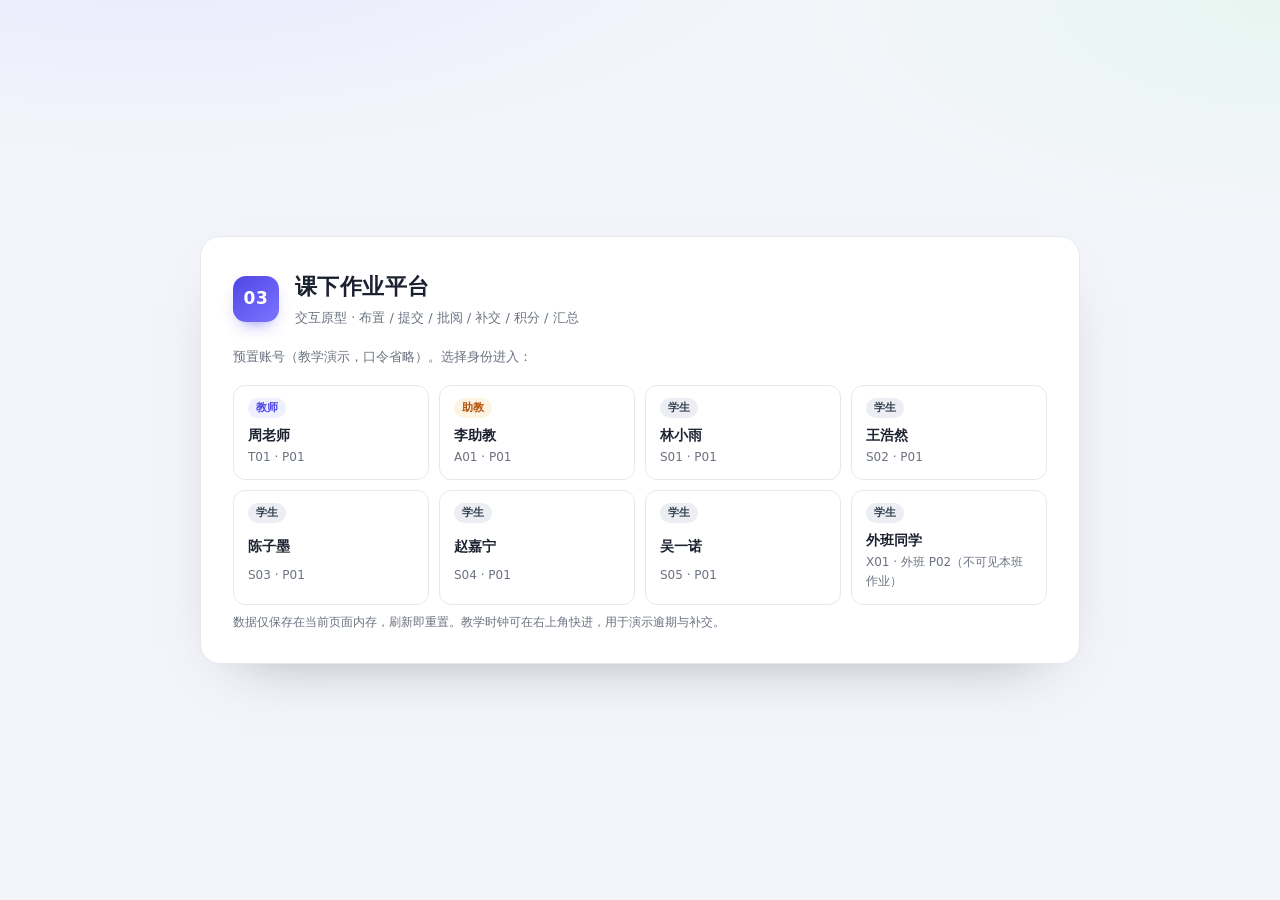
<file: deliverables/02-原型设计/prototype/index.html>
<!DOCTYPE html>
<html lang="zh-CN">
<head>
<meta charset="utf-8" />
<meta name="viewport" content="width=device-width, initial-scale=1" />
<title>课下作业平台 · 交互原型（题目 03）</title>
<link rel="stylesheet" href="app.css" />
</head>
<body>
<div id="login" class="login"></div>

<div id="shell" class="shell hidden">
  <header class="topbar">
    <div class="brand">
      <span class="logo">03</span>
      <div class="brand-txt">
        <strong>课下作业平台</strong>
        <small>交互原型 · 数据仅存页面内存，刷新即重置</small>
      </div>
    </div>
    <div class="clock">
      <span class="clock-label">教学时钟</span>
      <span id="clockNow" class="clock-val">—</span>
      <button class="btn ghost sm" data-act="clock1h">+1 小时</button>
      <button class="btn ghost sm" data-act="clock1d">+1 天</button>
      <button class="btn ghost sm" data-act="clockReset">重置时钟</button>
    </div>
    <div class="who">
      <span id="whoName" class="who-name"></span>
      <select id="userSwitch" class="user-switch" aria-label="切换身份"></select>
      <button class="btn ghost sm" data-act="reset">重置演示</button>
    </div>
  </header>
  <div class="body">
    <nav id="nav" class="nav"></nav>
    <main id="main" class="main"></main>
  </div>
</div>

<div id="toasts" class="toasts"></div>
<script src="app.js"></script>
</body>
</html>
</file>
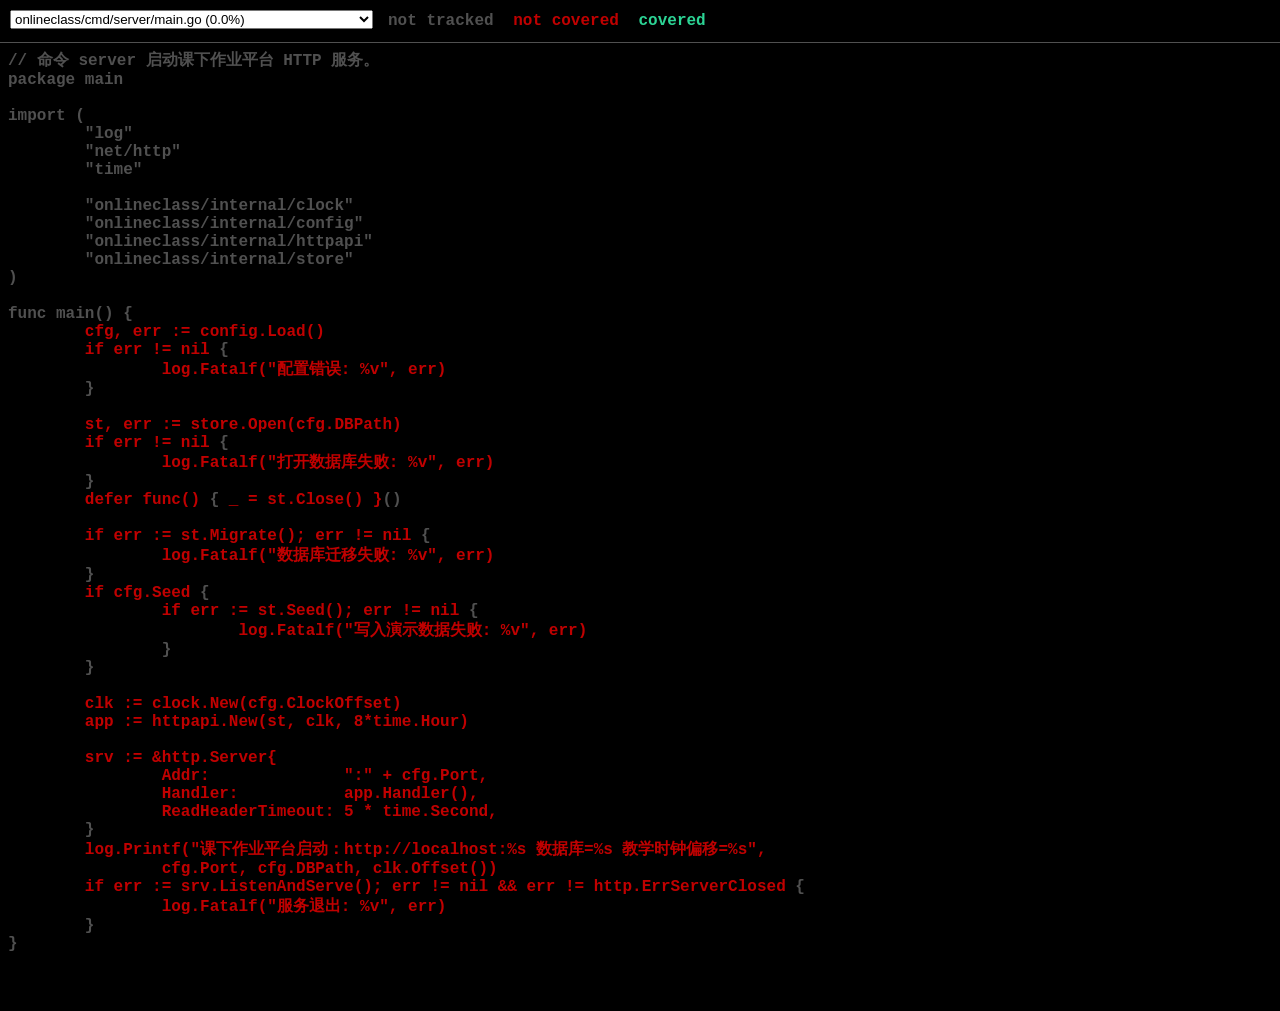
<file: deliverables/08-质量证据/覆盖率/coverage.html>
<!DOCTYPE html>
<html>
	<head>
		<meta http-equiv="Content-Type" content="text/html; charset=utf-8">
		<title>server: Go Coverage Report</title>
		<style>
			body {
				background: black;
				color: rgb(80, 80, 80);
			}
			body, pre, #legend span {
				font-family: Menlo, monospace;
				font-weight: bold;
			}
			#topbar {
				background: black;
				position: fixed;
				top: 0; left: 0; right: 0;
				height: 42px;
				border-bottom: 1px solid rgb(80, 80, 80);
			}
			#content {
				margin-top: 50px;
			}
			#nav, #legend {
				float: left;
				margin-left: 10px;
			}
			#legend {
				margin-top: 12px;
			}
			#nav {
				margin-top: 10px;
			}
			#legend span {
				margin: 0 5px;
			}
			.cov0 { color: rgb(192, 0, 0) }
.cov1 { color: rgb(128, 128, 128) }
.cov2 { color: rgb(116, 140, 131) }
.cov3 { color: rgb(104, 152, 134) }
.cov4 { color: rgb(92, 164, 137) }
.cov5 { color: rgb(80, 176, 140) }
.cov6 { color: rgb(68, 188, 143) }
.cov7 { color: rgb(56, 200, 146) }
.cov8 { color: rgb(44, 212, 149) }
.cov9 { color: rgb(32, 224, 152) }
.cov10 { color: rgb(20, 236, 155) }

		</style>
	</head>
	<body>
		<div id="topbar">
			<div id="nav">
				<select id="files">
				
				<option value="file0">onlineclass/cmd/server/main.go (0.0%)</option>
				
				<option value="file1">onlineclass/internal/apperr/errors.go (100.0%)</option>
				
				<option value="file2">onlineclass/internal/auth/password.go (98.6%)</option>
				
				<option value="file3">onlineclass/internal/clock/clock.go (100.0%)</option>
				
				<option value="file4">onlineclass/internal/config/config.go (88.2%)</option>
				
				<option value="file5">onlineclass/internal/httpapi/api.go (73.5%)</option>
				
				<option value="file6">onlineclass/internal/httpapi/assignments_write.go (87.9%)</option>
				
				<option value="file7">onlineclass/internal/httpapi/auth.go (71.4%)</option>
				
				<option value="file8">onlineclass/internal/httpapi/authz.go (100.0%)</option>
				
				<option value="file9">onlineclass/internal/httpapi/extensions.go (100.0%)</option>
				
				<option value="file10">onlineclass/internal/httpapi/middleware.go (81.0%)</option>
				
				<option value="file11">onlineclass/internal/httpapi/overview.go (98.8%)</option>
				
				<option value="file12">onlineclass/internal/httpapi/pages.go (78.9%)</option>
				
				<option value="file13">onlineclass/internal/httpapi/response.go (100.0%)</option>
				
				<option value="file14">onlineclass/internal/httpapi/reviews.go (96.9%)</option>
				
				<option value="file15">onlineclass/internal/httpapi/router.go (99.5%)</option>
				
				<option value="file16">onlineclass/internal/httpapi/submissions.go (100.0%)</option>
				
				<option value="file17">onlineclass/internal/service/assignment.go (81.7%)</option>
				
				<option value="file18">onlineclass/internal/service/extension.go (83.3%)</option>
				
				<option value="file19">onlineclass/internal/service/loader.go (87.5%)</option>
				
				<option value="file20">onlineclass/internal/service/overview.go (88.5%)</option>
				
				<option value="file21">onlineclass/internal/service/review.go (79.5%)</option>
				
				<option value="file22">onlineclass/internal/service/submission.go (89.0%)</option>
				
				<option value="file23">onlineclass/internal/session/session.go (97.5%)</option>
				
				<option value="file24">onlineclass/internal/store/assignments.go (94.9%)</option>
				
				<option value="file25">onlineclass/internal/store/assignments_write.go (85.4%)</option>
				
				<option value="file26">onlineclass/internal/store/board.go (91.5%)</option>
				
				<option value="file27">onlineclass/internal/store/extensions.go (88.5%)</option>
				
				<option value="file28">onlineclass/internal/store/migrate.go (66.7%)</option>
				
				<option value="file29">onlineclass/internal/store/models.go (89.5%)</option>
				
				<option value="file30">onlineclass/internal/store/points.go (89.7%)</option>
				
				<option value="file31">onlineclass/internal/store/reminders.go (90.0%)</option>
				
				<option value="file32">onlineclass/internal/store/reviews.go (84.1%)</option>
				
				<option value="file33">onlineclass/internal/store/seed.go (76.5%)</option>
				
				<option value="file34">onlineclass/internal/store/store.go (84.6%)</option>
				
				<option value="file35">onlineclass/internal/store/submissions.go (90.5%)</option>
				
				<option value="file36">onlineclass/internal/store/users.go (87.0%)</option>
				
				</select>
			</div>
			<div id="legend">
				<span>not tracked</span>
			
				<span class="cov0">not covered</span>
				<span class="cov8">covered</span>
			
			</div>
		</div>
		<div id="content">
		
		<pre class="file" id="file0" style="display: none">// 命令 server 启动课下作业平台 HTTP 服务。
package main

import (
        "log"
        "net/http"
        "time"

        "onlineclass/internal/clock"
        "onlineclass/internal/config"
        "onlineclass/internal/httpapi"
        "onlineclass/internal/store"
)

func main() {
        <span class="cov0" title="0">cfg, err := config.Load()
        if err != nil </span>{
                <span class="cov0" title="0">log.Fatalf("配置错误: %v", err)
</span>        }

        <span class="cov0" title="0">st, err := store.Open(cfg.DBPath)
        if err != nil </span>{
                <span class="cov0" title="0">log.Fatalf("打开数据库失败: %v", err)
</span>        }
        <span class="cov0" title="0">defer func() </span>{ <span class="cov0" title="0">_ = st.Close() }</span>()

        <span class="cov0" title="0">if err := st.Migrate(); err != nil </span>{
                <span class="cov0" title="0">log.Fatalf("数据库迁移失败: %v", err)
</span>        }
        <span class="cov0" title="0">if cfg.Seed </span>{
                <span class="cov0" title="0">if err := st.Seed(); err != nil </span>{
                        <span class="cov0" title="0">log.Fatalf("写入演示数据失败: %v", err)
</span>                }
        }

        <span class="cov0" title="0">clk := clock.New(cfg.ClockOffset)
        app := httpapi.New(st, clk, 8*time.Hour)
</span>
        <span class="cov0" title="0">srv := &amp;http.Server{
                Addr:              ":" + cfg.Port,
                Handler:           app.Handler(),
                ReadHeaderTimeout: 5 * time.Second,
</span>        }
        <span class="cov0" title="0">log.Printf("课下作业平台启动：http://localhost:%s 数据库=%s 教学时钟偏移=%s",
                cfg.Port, cfg.DBPath, clk.Offset())
        if err := srv.ListenAndServe(); err != nil &amp;&amp; err != http.ErrServerClosed </span>{
                <span class="cov0" title="0">log.Fatalf("服务退出: %v", err)
</span>        }
}
</pre>
		
		<pre class="file" id="file1" style="display: none">// Package apperr 定义结构化业务错误。
//
// 约定：业务拒绝一律用 4xx + 稳定错误码，handler 只做映射，不自行编造状态码。
package apperr

import "fmt"

// Error 是可映射为 HTTP 响应的业务错误。
type Error struct {
        Status  int
        Code    string
        Message string
        Details map[string]any
}

func (e *Error) Error() string {
        <span class="cov8" title="1">if len(e.Details) == 0 </span>{
                <span class="cov8" title="1">return fmt.Sprintf("%s: %s", e.Code, e.Message)
</span>        }
        <span class="cov8" title="1">return fmt.Sprintf("%s: %s %v", e.Code, e.Message, e.Details)</span>
}

// New 构造业务错误。
func New(status int, code, message string) *Error {
        <span class="cov8" title="1">return &amp;Error{Status: status, Code: code, Message: message}
</span>}

// WithDetails 附加结构化上下文（如当前版本号），返回自身便于链式调用。
func (e *Error) WithDetails(kv map[string]any) *Error {
        <span class="cov8" title="1">if e.Details == nil </span>{
                <span class="cov8" title="1">e.Details = make(map[string]any, len(kv))
</span>        }
        <span class="cov8" title="1">for k, v := range kv </span>{
                <span class="cov8" title="1">e.Details[k] = v
</span>        }
        <span class="cov8" title="1">return e</span>
}

// 常用错误构造器。
func Forbidden(message string) *Error {
        <span class="cov8" title="1">return New(403, "forbidden_role", message)
</span>}

func NotFound(message string) *Error {
        <span class="cov8" title="1">return New(404, "not_found", message)
</span>}

func Invalid(message string) *Error {
        <span class="cov8" title="1">return New(400, "invalid_input", message)
</span>}

func Conflict(code, message string) *Error {
        <span class="cov8" title="1">return New(409, code, message)
</span>}
</pre>
		
		<pre class="file" id="file2" style="display: none">// Package auth 提供口令哈希与校验。
//
// 采用 PBKDF2-HMAC-SHA256（标准库实现，无第三方依赖）。教学演示账号口令统一，
// 但存储形式与生产一致：只存盐与派生值，不存明文。
package auth

import (
        "crypto/hmac"
        "crypto/rand"
        "crypto/sha256"
        "crypto/subtle"
        "encoding/base64"
        "errors"
        "fmt"
        "strconv"
        "strings"
)

const (
        iterations = 120000
        saltLen    = 16
        keyLen     = 32
        scheme     = "pbkdf2-sha256"
)

// ErrInvalidHash 表示存储的哈希格式非法。
var ErrInvalidHash = errors.New("口令哈希格式非法")

// HashPassword 生成随机盐并返回可存库的编码串：pbkdf2-sha256$iter$salt$key。
func HashPassword(password string) (string, error) {
        <span class="cov8" title="1">if password == "" </span>{
                <span class="cov8" title="1">return "", errors.New("口令不能为空")
</span>        }
        <span class="cov8" title="1">salt := make([]byte, saltLen)
        if _, err := rand.Read(salt); err != nil </span>{
                <span class="cov0" title="0">return "", fmt.Errorf("生成盐失败: %w", err)
</span>        }
        <span class="cov8" title="1">key := pbkdf2SHA256([]byte(password), salt, iterations, keyLen)
        return fmt.Sprintf("%s$%d$%s$%s", scheme, iterations,
                base64.RawStdEncoding.EncodeToString(salt),
                base64.RawStdEncoding.EncodeToString(key)), nil</span>
}

// VerifyPassword 校验明文口令与编码串是否匹配；使用常量时间比较。
func VerifyPassword(encoded, password string) bool {
        <span class="cov8" title="1">parts := strings.Split(encoded, "$")
        if len(parts) != 4 || parts[0] != scheme </span>{
                <span class="cov8" title="1">return false
</span>        }
        <span class="cov8" title="1">iter, err := strconv.Atoi(parts[1])
        if err != nil || iter &lt;= 0 </span>{
                <span class="cov8" title="1">return false
</span>        }
        <span class="cov8" title="1">salt, err := base64.RawStdEncoding.DecodeString(parts[2])
        if err != nil </span>{
                <span class="cov8" title="1">return false
</span>        }
        <span class="cov8" title="1">want, err := base64.RawStdEncoding.DecodeString(parts[3])
        if err != nil || len(want) == 0 </span>{
                <span class="cov8" title="1">return false
</span>        }
        <span class="cov8" title="1">got := pbkdf2SHA256([]byte(password), salt, iter, len(want))
        return subtle.ConstantTimeCompare(got, want) == 1</span>
}

// pbkdf2SHA256 是 PBKDF2（RFC 8018）在 HMAC-SHA256 上的最小实现。
func pbkdf2SHA256(password, salt []byte, iter, keyLen int) []byte {
        <span class="cov8" title="1">prf := hmac.New(sha256.New, password)
        hashLen := prf.Size()
        blocks := (keyLen + hashLen - 1) / hashLen
        out := make([]byte, 0, blocks*hashLen)
</span>
        <span class="cov8" title="1">buf := make([]byte, 4)
        for block := 1; block &lt;= blocks; block++ </span>{
                <span class="cov8" title="1">prf.Reset()
                prf.Write(salt)
                buf[0] = byte(block &gt;&gt; 24)
                buf[1] = byte(block &gt;&gt; 16)
                buf[2] = byte(block &gt;&gt; 8)
                buf[3] = byte(block)
                prf.Write(buf)
</span>
                <span class="cov8" title="1">u := prf.Sum(nil)
                t := make([]byte, len(u))
                copy(t, u)
</span>
                <span class="cov8" title="1">for i := 1; i &lt; iter; i++ </span>{
                        <span class="cov8" title="1">prf.Reset()
                        prf.Write(u)
                        u = prf.Sum(u[:0])
                        for j := range t </span>{
                                <span class="cov8" title="1">t[j] ^= u[j]
</span>                        }
                }
                <span class="cov8" title="1">out = append(out, t...)</span>
        }
        <span class="cov8" title="1">return out[:keyLen]</span>
}
</pre>
		
		<pre class="file" id="file3" style="display: none">// Package clock 提供可注入的业务时钟。
//
// 业务代码一律通过 Clock.Now() 取当前时间，禁止直接调用 time.Now()：
// 截止判定、发奖时间与事件时间必须同源，测试与教学演示才能复现。
package clock

import "time"

// Clock 是带固定偏移的业务时钟，并发安全（只读字段）。
type Clock struct {
        offset time.Duration
}

// New 创建时钟。offset 为教学演示偏移，0 表示与系统时间一致。
func New(offset time.Duration) *Clock { <span class="cov8" title="1">return &amp;Clock{offset: offset} }</span>

// Now 返回 UTC 时间。存储与判定统一使用 UTC，展示层再转换时区。
func (c *Clock) Now() time.Time { <span class="cov8" title="1">return time.Now().UTC().Add(c.offset) }</span>

// Offset 返回当前偏移量，用于页面与日志标注"使用了教学时钟"。
func (c *Clock) Offset() time.Duration { <span class="cov8" title="1">return c.offset }</span>

// At 返回相对现在偏移 d 的时间，便于计算"截止时间"等派生值。
func (c *Clock) At(d time.Duration) time.Time { <span class="cov8" title="1">return c.Now().Add(d) }</span>
</pre>
		
		<pre class="file" id="file4" style="display: none">// Package config 读取运行配置。所有配置只来自环境变量，默认值面向教学演示。
package config

import (
        "fmt"
        "os"
        "time"
)

// Config 是服务运行所需的全部配置。
type Config struct {
        // Port 监听端口，默认 8080。
        Port string
        // DBPath SQLite 数据库文件路径，默认 data/app.db。
        DBPath string
        // ClockOffset 教学时钟偏移，用于演示逾期与补交；默认 0。
        ClockOffset time.Duration
        // Seed 是否在启动时写入预置演示数据，默认 true。
        Seed bool
}

// Load 从环境变量加载配置并校验。
//
// 环境变量：
//
//        PORT                   监听端口
//        DB_PATH                数据库文件
//        TEACHING_CLOCK_OFFSET  教学时钟偏移（如 2h、-30m、90s）
//        SEED                   1/0，是否写入演示数据
func Load() (Config, error) {
        <span class="cov8" title="1">cfg := Config{
                Port:   env("PORT", "8080"),
                DBPath: env("DB_PATH", "data/app.db"),
                Seed:   env("SEED", "1") == "1",
</span>        }
        <span class="cov8" title="1">if cfg.Port == "" </span>{
                <span class="cov0" title="0">return cfg, fmt.Errorf("PORT 不能为空")
</span>        }
        <span class="cov8" title="1">if cfg.DBPath == "" </span>{
                <span class="cov0" title="0">return cfg, fmt.Errorf("DB_PATH 不能为空")
</span>        }
        <span class="cov8" title="1">raw := env("TEACHING_CLOCK_OFFSET", "")
        if raw != "" </span>{
                <span class="cov8" title="1">d, err := time.ParseDuration(raw)
                if err != nil </span>{
                        <span class="cov8" title="1">return cfg, fmt.Errorf("TEACHING_CLOCK_OFFSET 格式错误（示例 2h、-30m）: %w", err)
</span>                }
                <span class="cov8" title="1">cfg.ClockOffset = d</span>
        }
        <span class="cov8" title="1">return cfg, nil</span>
}

// env 读取环境变量；未设置或设为空串时回落默认值（空串等同未设置，便于
// 容器与 CI 中以空值占位而不破坏默认配置）。
func env(key, def string) string {
        <span class="cov8" title="1">if v, ok := os.LookupEnv(key); ok &amp;&amp; v != "" </span>{
                <span class="cov8" title="1">return v
</span>        }
        <span class="cov8" title="1">return def</span>
}
</pre>
		
		<pre class="file" id="file5" style="display: none">package httpapi

import (
        "errors"
        "net/http"

        "onlineclass/internal/store"
)

// handleMe 返回当前身份与可执行动作（用于演示"身份只来自会话"）。
func (s *Server) handleMe(w http.ResponseWriter, r *http.Request) {
        <span class="cov8" title="1">u, _ := userFrom(r)
        actions := []Action{ActionViewAssignment, ActionSubmit, ActionReview, ActionGrantExtension, ActionRecordReminder, ActionViewStudent}
        allowed := make([]string, 0, len(actions))
        for _, a := range actions </span>{
                <span class="cov8" title="1">if Allow(u.Role, a, true, true) </span>{
                        <span class="cov8" title="1">allowed = append(allowed, string(a))
</span>                }
        }
        <span class="cov8" title="1">writeJSON(w, http.StatusOK, map[string]any{
                "id":          u.ID,
                "name":        u.Name,
                "role":        u.Role,
                "class_id":    u.ClassID,
                "permissions": allowed,
        })</span>
}

// assignmentFor 载入路径中的作业并做班级隔离。
//
// 不存在与跨班都返回 404：避免通过状态码差异判断作业是否存在。
func (s *Server) assignmentFor(w http.ResponseWriter, r *http.Request) (store.Assignment, store.User, bool) {
        <span class="cov8" title="1">u, ok := userFrom(r)
        if !ok </span>{
                <span class="cov0" title="0">writeAPIError(w, http.StatusUnauthorized, "unauthenticated", "请先登录")
                return store.Assignment{}, store.User{}, false
</span>        }
        <span class="cov8" title="1">a, err := s.store.GetAssignment(r.Context(), r.PathValue("id"))
        if err != nil </span>{
                <span class="cov8" title="1">if errors.Is(err, store.ErrNotFound) </span>{
                        <span class="cov8" title="1">writeAPIError(w, http.StatusNotFound, "not_found", "作业不存在")
                        return store.Assignment{}, store.User{}, false
</span>                }
                <span class="cov0" title="0">logError("查询作业", err)
                writeAPIError(w, http.StatusInternalServerError, "internal", "服务内部错误")
                return store.Assignment{}, store.User{}, false</span>
        }
        <span class="cov8" title="1">if a.ClassID != u.ClassID </span>{
                <span class="cov8" title="1">writeAPIError(w, http.StatusNotFound, "not_found", "作业不存在")
                return store.Assignment{}, store.User{}, false
</span>        }
        <span class="cov8" title="1">return a, u, true</span>
}

// handleAssignmentGet 返回作业的对外视图（已发布以快照为准）。
func (s *Server) handleAssignmentGet(w http.ResponseWriter, r *http.Request) {
        <span class="cov8" title="1">a, u, ok := s.assignmentFor(w, r)
        if !ok </span>{
                <span class="cov8" title="1">return
</span>        }
        <span class="cov8" title="1">if !Allow(u.Role, ActionViewAssignment, true, false) </span>{
                <span class="cov0" title="0">writeAPIError(w, http.StatusForbidden, "forbidden_role", "当前角色无权查看作业")
                return
</span>        }
        // 草稿仅本班教师可见：对学生与助教按"不存在"处理，避免提前泄露未发布内容。
        <span class="cov8" title="1">if !a.Published() &amp;&amp; u.Role != store.RoleTeacher </span>{
                <span class="cov8" title="1">writeAPIError(w, http.StatusNotFound, "not_found", "作业不存在")
                return
</span>        }
        <span class="cov8" title="1">writeJSON(w, http.StatusOK, map[string]any{
                "id":           a.ID,
                "class_id":     a.ClassID,
                "state":        a.State,
                "title":        a.EffectiveTitle(),
                "requirement":  a.EffectiveRequirement(),
                "deadline_at":  a.EffectiveDeadline().Format("2006-01-02T15:04:05Z07:00"),
                "published_at": a.PublishedAt.Format("2006-01-02T15:04:05Z07:00"),
                "can_submit":   Allow(u.Role, ActionSubmit, true, true),
                "can_review":   Allow(u.Role, ActionReview, true, false),
        })</span>
}

// handleStudentGet 返回学生基础状态；学生只能看自己，助教/教师看同班。
func (s *Server) handleStudentGet(w http.ResponseWriter, r *http.Request) {
        <span class="cov8" title="1">u, _ := userFrom(r)
        target, err := s.store.GetUser(r.Context(), r.PathValue("id"))
        if err != nil </span>{
                <span class="cov0" title="0">if errors.Is(err, store.ErrNotFound) </span>{
                        <span class="cov0" title="0">writeAPIError(w, http.StatusNotFound, "not_found", "学生不存在")
                        return
</span>                }
                <span class="cov0" title="0">logError("查询学生", err)
                writeAPIError(w, http.StatusInternalServerError, "internal", "服务内部错误")
                return</span>
        }
        <span class="cov8" title="1">if target.ClassID != u.ClassID </span>{
                <span class="cov8" title="1">writeAPIError(w, http.StatusNotFound, "not_found", "学生不存在")
                return
</span>        }
        <span class="cov8" title="1">if !Allow(u.Role, ActionViewStudent, true, target.ID == u.ID) </span>{
                <span class="cov8" title="1">writeAPIError(w, http.StatusForbidden, "forbidden_role", "无权查看该学生数据")
                return
</span>        }
        <span class="cov8" title="1">writeJSON(w, http.StatusOK, map[string]any{
                "id":       target.ID,
                "name":     target.Name,
                "role":     target.Role,
                "class_id": target.ClassID,
        })</span>
}
</pre>
		
		<pre class="file" id="file6" style="display: none">package httpapi

import (
        "encoding/json"
        "errors"
        "io"
        "net/http"
        "time"

        "onlineclass/internal/apperr"
        "onlineclass/internal/service"
        "onlineclass/internal/store"
)

// assignmentPayload 是创建/修改草稿的请求体。
type assignmentPayload struct {
        Title       string `json:"title"`
        Requirement string `json:"requirement"`
        DeadlineAt  string `json:"deadline_at"`
}

func (p assignmentPayload) toInput() (service.AssignmentInput, error) {
        <span class="cov8" title="1">in := service.AssignmentInput{Title: p.Title, Requirement: p.Requirement}
        if p.DeadlineAt == "" </span>{
                <span class="cov0" title="0">return in, nil
</span>        }
        <span class="cov8" title="1">t, err := time.Parse(time.RFC3339, p.DeadlineAt)
        if err != nil </span>{
                <span class="cov8" title="1">return in, apperr.Invalid("deadline_at 必须是 RFC3339 时间，例如 2026-12-01T23:59:00+08:00")
</span>        }
        <span class="cov8" title="1">in.DeadlineAt = t
        return in, nil</span>
}

// decodeAssignment 解析请求体；未知字段视为参数错误，避免前端拼错字段被静默忽略。
func decodeAssignment(r *http.Request) (service.AssignmentInput, error) {
        <span class="cov8" title="1">var p assignmentPayload
        dec := json.NewDecoder(io.LimitReader(r.Body, 64&lt;&lt;10))
        dec.DisallowUnknownFields()
        if err := dec.Decode(&amp;p); err != nil </span>{
                <span class="cov8" title="1">return service.AssignmentInput{}, apperr.Invalid("请求体格式错误，需要 JSON：title、requirement、deadline_at")
</span>        }
        <span class="cov8" title="1">return p.toInput()</span>
}

func assignmentView(a store.Assignment) map[string]any {
        <span class="cov8" title="1">v := map[string]any{
                "id":          a.ID,
                "class_id":    a.ClassID,
                "state":       a.State,
                "title":       a.EffectiveTitle(),
                "requirement": a.EffectiveRequirement(),
                "deadline_at": a.EffectiveDeadline().Format(time.RFC3339),
                "snapshot_by": a.SnapshotBy,
</span>        }
        <span class="cov8" title="1">if !a.PublishedAt.IsZero() </span>{
                <span class="cov8" title="1">v["published_at"] = a.PublishedAt.Format(time.RFC3339)
</span>        }
        <span class="cov8" title="1">if !a.SnapshotAt.IsZero() </span>{
                <span class="cov8" title="1">v["snapshot_at"] = a.SnapshotAt.Format(time.RFC3339)
</span>        }
        <span class="cov8" title="1">return v</span>
}

// handleAssignmentCreate 创建草稿（教师）。
func (s *Server) handleAssignmentCreate(w http.ResponseWriter, r *http.Request) {
        <span class="cov8" title="1">u, _ := userFrom(r)
        if u.Role != store.RoleTeacher </span>{
                <span class="cov8" title="1">writeAPIError(w, http.StatusForbidden, "forbidden_role", "只有教师可以创建作业")
                return
</span>        }
        <span class="cov8" title="1">in, err := decodeAssignment(r)
        if err != nil </span>{
                <span class="cov8" title="1">writeServiceError(w, err)
                return
</span>        }
        <span class="cov8" title="1">a, err := s.assignments.Create(r.Context(), u, in)
        if err != nil </span>{
                <span class="cov8" title="1">writeServiceError(w, err)
                return
</span>        }
        <span class="cov8" title="1">writeJSON(w, http.StatusCreated, assignmentView(a))</span>
}

// handleAssignmentUpdate 修改草稿；已发布返回 409 assignment_locked。
func (s *Server) handleAssignmentUpdate(w http.ResponseWriter, r *http.Request) {
        <span class="cov8" title="1">u, _ := userFrom(r)
        if u.Role != store.RoleTeacher </span>{
                <span class="cov0" title="0">writeAPIError(w, http.StatusForbidden, "forbidden_role", "只有教师可以修改作业")
                return
</span>        }
        <span class="cov8" title="1">in, err := decodeAssignment(r)
        if err != nil </span>{
                <span class="cov0" title="0">writeServiceError(w, err)
                return
</span>        }
        <span class="cov8" title="1">a, err := s.assignments.UpdateDraft(r.Context(), u, r.PathValue("id"), in)
        if err != nil </span>{
                <span class="cov8" title="1">writeServiceError(w, err)
                return
</span>        }
        <span class="cov0" title="0">writeJSON(w, http.StatusOK, assignmentView(a))</span>
}

// handleAssignmentPublish 发布并把内容固化为快照。
func (s *Server) handleAssignmentPublish(w http.ResponseWriter, r *http.Request) {
        <span class="cov8" title="1">u, _ := userFrom(r)
        if u.Role != store.RoleTeacher </span>{
                <span class="cov8" title="1">writeAPIError(w, http.StatusForbidden, "forbidden_role", "只有教师可以发布作业")
                return
</span>        }
        <span class="cov8" title="1">a, err := s.assignments.Publish(r.Context(), u, r.PathValue("id"))
        if err != nil </span>{
                <span class="cov8" title="1">writeServiceError(w, err)
                return
</span>        }
        <span class="cov8" title="1">writeJSON(w, http.StatusOK, assignmentView(a))</span>
}

// writeServiceError 把业务错误映射为响应；未识别的错误按 500 处理并记录日志。
func writeServiceError(w http.ResponseWriter, err error) {
        <span class="cov8" title="1">var ae *apperr.Error
        if errors.As(err, &amp;ae) </span>{
                <span class="cov8" title="1">body := map[string]any{"code": ae.Code, "message": ae.Message}
                if len(ae.Details) &gt; 0 </span>{
                        <span class="cov8" title="1">body["details"] = ae.Details
</span>                }
                <span class="cov8" title="1">writeJSON(w, ae.Status, body)
                return</span>
        }
        <span class="cov0" title="0">logError("业务处理", err)
        writeAPIError(w, http.StatusInternalServerError, "internal", "服务内部错误")</span>
}
</pre>
		
		<pre class="file" id="file7" style="display: none">package httpapi

import (
        "errors"
        "net/http"
        "strings"
        "time"

        "onlineclass/internal/auth"
        "onlineclass/internal/store"
)

// handleLoginPage 渲染登录页；已登录直接回首页。
func (s *Server) handleLoginPage(w http.ResponseWriter, r *http.Request) {
        <span class="cov8" title="1">if _, ok := userFrom(r); ok </span>{
                <span class="cov0" title="0">http.Redirect(w, r, "/", http.StatusSeeOther)
                return
</span>        }
        <span class="cov8" title="1">s.renderLogin(w, http.StatusOK, "", "")</span>
}

// handleLogin 校验账号口令并建立会话。
//
// 失败一律返回同一条提示，避免通过错误信息探测账号是否存在。
func (s *Server) handleLogin(w http.ResponseWriter, r *http.Request) {
        <span class="cov8" title="1">if err := r.ParseForm(); err != nil </span>{
                <span class="cov0" title="0">s.renderLogin(w, http.StatusBadRequest, "表单格式错误", "")
                return
</span>        }
        <span class="cov8" title="1">userID := strings.TrimSpace(r.PostFormValue("user_id"))
        password := r.PostFormValue("password")
        if userID == "" || password == "" </span>{
                <span class="cov0" title="0">s.renderLogin(w, http.StatusBadRequest, "请输入账号与口令", userID)
                return
</span>        }

        <span class="cov8" title="1">u, err := s.store.GetUser(r.Context(), userID)
        if err != nil </span>{
                <span class="cov8" title="1">if !errors.Is(err, store.ErrNotFound) </span>{
                        <span class="cov0" title="0">logError("查询账号", err)
</span>                }
                <span class="cov8" title="1">s.renderLogin(w, http.StatusUnauthorized, "账号或口令不正确", userID)
                return</span>
        }
        <span class="cov8" title="1">if !auth.VerifyPassword(u.PasswordHash, password) </span>{
                <span class="cov8" title="1">s.renderLogin(w, http.StatusUnauthorized, "账号或口令不正确", userID)
                return
</span>        }

        <span class="cov8" title="1">sid, err := s.sessions.Create(u.ID)
        if err != nil </span>{
                <span class="cov0" title="0">logError("创建会话", err)
                http.Error(w, "服务内部错误", http.StatusInternalServerError)
                return
</span>        }
        <span class="cov8" title="1">http.SetCookie(w, &amp;http.Cookie{
                Name:     sessionCookieName,
                Value:    sid,
                Path:     "/",
                HttpOnly: true,
                SameSite: http.SameSiteLaxMode,
                MaxAge:   int((8 * time.Hour).Seconds()),
                // 教学演示走 http，故不设 Secure；部署到 https 时应开启。
        })
        http.Redirect(w, r, "/", http.StatusSeeOther)</span>
}

// handleLogout 销毁会话并清除 Cookie。
func (s *Server) handleLogout(w http.ResponseWriter, r *http.Request) {
        <span class="cov8" title="1">if c, err := r.Cookie(sessionCookieName); err == nil </span>{
                <span class="cov8" title="1">s.sessions.Destroy(c.Value)
</span>        }
        <span class="cov8" title="1">http.SetCookie(w, &amp;http.Cookie{
                Name:     sessionCookieName,
                Value:    "",
                Path:     "/",
                HttpOnly: true,
                SameSite: http.SameSiteLaxMode,
                MaxAge:   -1,
        })
        http.Redirect(w, r, "/login", http.StatusSeeOther)</span>
}

func (s *Server) renderLogin(w http.ResponseWriter, status int, errMsg, userID string) {
        <span class="cov8" title="1">data := map[string]any{"Error": errMsg, "UserID": userID}
        w.Header().Set("Content-Type", "text/html; charset=utf-8")
        w.WriteHeader(status)
        if err := s.tpl.ExecuteTemplate(w, "login.html", data); err != nil </span>{
                <span class="cov0" title="0">logError("渲染登录页", err)
</span>        }
}

func roleLabel(role string) string {
        <span class="cov8" title="1">switch role </span>{
        case store.RoleTeacher:
                <span class="cov8" title="1">return "教师"</span>
        case store.RoleAssistant:
                <span class="cov8" title="1">return "助教"</span>
        case store.RoleStudent:
                <span class="cov8" title="1">return "学生"</span>
        }
        <span class="cov0" title="0">return role</span>
}
</pre>
		
		<pre class="file" id="file8" style="display: none">package httpapi

import "onlineclass/internal/store"

// Action 是可授权的操作类型。
type Action string

// 授权动作常量。
const (
        ActionViewAssignment Action = "view_assignment"
        ActionSubmit         Action = "submit"
        ActionReview         Action = "review"
        ActionGrantExtension Action = "grant_extension"
        ActionRecordReminder Action = "record_reminder"
        ActionViewStudent    Action = "view_student"
)

// Allow 判断某角色能否对目标资源执行动作。
//
// 前置：sameClass 表示目标资源与请求者同班；isSelf 表示目标学生就是请求者本人。
// 跨班一律拒绝（由调用方转成 404，避免泄露资源是否存在）。
func Allow(role string, action Action, sameClass, isSelf bool) bool {
        <span class="cov8" title="1">if !sameClass </span>{
                <span class="cov8" title="1">return false
</span>        }
        <span class="cov8" title="1">switch action </span>{
        case ActionViewAssignment:
                // 同班的教师、助教、学生均可查看作业。
                <span class="cov8" title="1">return role == store.RoleTeacher || role == store.RoleAssistant || role == store.RoleStudent</span>
        case ActionSubmit:
                <span class="cov8" title="1">return role == store.RoleStudent &amp;&amp; isSelf</span>
        case ActionReview, ActionGrantExtension:
                <span class="cov8" title="1">return role == store.RoleTeacher</span>
        case ActionRecordReminder:
                <span class="cov8" title="1">return role == store.RoleAssistant</span>
        case ActionViewStudent:
                <span class="cov8" title="1">if role == store.RoleTeacher || role == store.RoleAssistant </span>{
                        <span class="cov8" title="1">return true
</span>                }
                <span class="cov8" title="1">return role == store.RoleStudent &amp;&amp; isSelf</span>
        }
        <span class="cov8" title="1">return false</span>
}
</pre>
		
		<pre class="file" id="file9" style="display: none">package httpapi

import (
        "encoding/json"
        "io"
        "net/http"
        "time"

        "onlineclass/internal/apperr"
        "onlineclass/internal/service"
        "onlineclass/internal/store"
)

type extensionPayload struct {
        StudentID  string `json:"student_id"`
        DeadlineAt string `json:"deadline_at"`
        Reason     string `json:"reason"`
}

func extensionView(ext store.Extension) map[string]any {
        <span class="cov8" title="1">return map[string]any{
                "student_id":  ext.StudentID,
                "deadline_at": ext.DeadlineAt.Format(time.RFC3339),
                "reason":      ext.Reason,
                "granted_by":  ext.GrantedBy,
                "granted_at":  ext.GrantedAt.Format(time.RFC3339),
</span>        }
}

// handleExtensionPost 教师为指定学生设置一次性补交截止。
func (s *Server) handleExtensionPost(w http.ResponseWriter, r *http.Request) {
        <span class="cov8" title="1">u, _ := userFrom(r)
        if u.Role != store.RoleTeacher </span>{
                <span class="cov8" title="1">writeAPIError(w, http.StatusForbidden, "forbidden_role", "只有教师可以批准补交")
                return
</span>        }
        <span class="cov8" title="1">if _, _, ok := s.assignmentFor(w, r); !ok </span>{
                <span class="cov8" title="1">return
</span>        }

        <span class="cov8" title="1">var p extensionPayload
        dec := json.NewDecoder(io.LimitReader(r.Body, 64&lt;&lt;10))
        dec.DisallowUnknownFields()
        if err := dec.Decode(&amp;p); err != nil </span>{
                <span class="cov8" title="1">writeServiceError(w, apperr.Invalid("请求体格式错误，需要 JSON：student_id、deadline_at、reason"))
                return
</span>        }
        <span class="cov8" title="1">deadline, err := time.Parse(time.RFC3339, p.DeadlineAt)
        if err != nil </span>{
                <span class="cov8" title="1">writeServiceError(w, apperr.Invalid("deadline_at 需要 RFC3339 时间，例如 2026-12-01T10:00:00Z"))
                return
</span>        }

        <span class="cov8" title="1">ext, err := s.extensions.Grant(r.Context(), u, r.PathValue("id"), service.ExtensionInput{
                StudentID:  p.StudentID,
                DeadlineAt: deadline,
                Reason:     p.Reason,
        })
        if err != nil </span>{
                <span class="cov8" title="1">writeServiceError(w, err)
                return
</span>        }
        <span class="cov8" title="1">writeJSON(w, http.StatusCreated, extensionView(ext))</span>
}
</pre>
		
		<pre class="file" id="file10" style="display: none">package httpapi

import (
        "context"
        "net/http"

        "onlineclass/internal/store"
)

type ctxKey int

const userCtxKey ctxKey = iota

// withUser 从会话解析当前用户并放入请求上下文。
//
// 身份只来自服务端会话：请求体、查询参数或请求头中的用户编号一律不采信，
// 因此"改参数冒充他人"无法越权。
func (s *Server) withUser(next http.Handler) http.Handler {
        <span class="cov8" title="1">return http.HandlerFunc(func(w http.ResponseWriter, r *http.Request) </span>{
                <span class="cov8" title="1">cookie, err := r.Cookie(sessionCookieName)
                if err != nil </span>{
                        <span class="cov8" title="1">next.ServeHTTP(w, r)
                        return
</span>                }
                <span class="cov8" title="1">sess, ok := s.sessions.Get(cookie.Value)
                if !ok </span>{
                        <span class="cov0" title="0">next.ServeHTTP(w, r)
                        return
</span>                }
                <span class="cov8" title="1">u, err := s.store.GetUser(r.Context(), sess.UserID)
                if err != nil </span>{
                        // 账号被删除或会话指向无效用户：按未登录处理。
                        <span class="cov0" title="0">next.ServeHTTP(w, r)
                        return
</span>                }
                <span class="cov8" title="1">next.ServeHTTP(w, r.WithContext(context.WithValue(r.Context(), userCtxKey, u)))</span>
        })
}

// userFrom 返回上下文中的当前用户。
func userFrom(r *http.Request) (store.User, bool) {
        <span class="cov8" title="1">u, ok := r.Context().Value(userCtxKey).(store.User)
        return u, ok
</span>}

// requireAuth 拦截未登录请求，统一返回 401 JSON（页面路由不走它）。
func (s *Server) requireAuth(next http.Handler) http.Handler {
        <span class="cov8" title="1">return http.HandlerFunc(func(w http.ResponseWriter, r *http.Request) </span>{
                <span class="cov8" title="1">if _, ok := userFrom(r); !ok </span>{
                        <span class="cov8" title="1">writeAPIError(w, http.StatusUnauthorized, "unauthenticated", "请先登录")
                        return
</span>                }
                <span class="cov8" title="1">next.ServeHTTP(w, r)</span>
        })
}
</pre>
		
		<pre class="file" id="file11" style="display: none">package httpapi

import (
        "encoding/json"
        "io"
        "net/http"
        "time"

        "onlineclass/internal/apperr"
        "onlineclass/internal/service"
        "onlineclass/internal/store"
)

func studentStatusView(st service.StudentStatus) map[string]any {
        <span class="cov8" title="1">view := map[string]any{
                "student_id":         st.StudentID,
                "name":               st.Name,
                "state":              st.State,
                "current_version_no": st.CurrentVersionNo,
                "effective_deadline": st.EffectiveDeadline.Format(time.RFC3339),
                "extension_applied":  st.ExtensionApplied,
                "overdue":            st.Overdue,
                "reminder_count":     st.ReminderCount,
</span>        }
        <span class="cov8" title="1">if !st.LastSubmittedAt.IsZero() </span>{
                <span class="cov8" title="1">view["last_submitted_at"] = st.LastSubmittedAt.Format(time.RFC3339)
</span>        }
        <span class="cov8" title="1">if !st.LastReminderAt.IsZero() </span>{
                <span class="cov8" title="1">view["last_reminder_at"] = st.LastReminderAt.Format(time.RFC3339)
</span>        }
        <span class="cov8" title="1">return view</span>
}

func reminderView(r store.Reminder) map[string]any {
        <span class="cov8" title="1">return map[string]any{
                "id":           r.ID,
                "student_id":   r.StudentID,
                "assistant_id": r.AssistantID,
                "channel":      r.Channel,
                "note":         r.Note,
                "created_at":   r.CreatedAt.Format(time.RFC3339),
</span>        }
}

func eventView(e store.Event) map[string]any {
        <span class="cov8" title="1">view := map[string]any{
                "type":       e.Type,
                "student_id": e.StudentID,
                "actor_id":   e.ActorID,
                "actor_role": e.ActorRole,
                "detail":     e.Detail,
                "created_at": e.CreatedAt.Format(time.RFC3339),
</span>        }
        <span class="cov8" title="1">if e.FromState != "" </span>{
                <span class="cov8" title="1">view["from_state"] = e.FromState
</span>        }
        <span class="cov8" title="1">if e.ToState != "" </span>{
                <span class="cov8" title="1">view["to_state"] = e.ToState
</span>        }
        <span class="cov8" title="1">if e.VersionNo != nil </span>{
                <span class="cov8" title="1">view["version_no"] = *e.VersionNo
</span>        }
        <span class="cov8" title="1">return view</span>
}

func pointsEntryView(e store.PointsEntry) map[string]any {
        <span class="cov8" title="1">return map[string]any{
                "id":            e.ID,
                "student_id":    e.StudentID,
                "assignment_id": e.AssignmentID,
                "reason":        e.Reason,
                "points":        e.Points,
                "created_at":    e.CreatedAt.Format(time.RFC3339),
</span>        }
}

// handleBoardGet 返回四类清单与催交记录（教师、助教；不含正文）。
func (s *Server) handleBoardGet(w http.ResponseWriter, r *http.Request) {
        <span class="cov8" title="1">u, _ := userFrom(r)
        board, err := s.overview.Board(r.Context(), u, r.PathValue("id"))
        if err != nil </span>{
                <span class="cov8" title="1">writeServiceError(w, err)
                return
</span>        }

        <span class="cov8" title="1">students := make([]map[string]any, 0, len(board.Students))
        for _, st := range board.Students </span>{
                <span class="cov8" title="1">students = append(students, studentStatusView(st))
</span>        }
        <span class="cov8" title="1">reminders := make([]map[string]any, 0, len(board.Reminders))
        for _, rem := range board.Reminders </span>{
                <span class="cov8" title="1">reminders = append(reminders, reminderView(rem))
</span>        }

        <span class="cov8" title="1">writeJSON(w, http.StatusOK, map[string]any{
                "assignment_id":   board.Assignment.ID,
                "title":           board.Assignment.EffectiveTitle(),
                "deadline_at":     board.Assignment.EffectiveDeadline().Format(time.RFC3339),
                "generated_at":    board.GeneratedAt.Format(time.RFC3339),
                "counts":          board.Counts,
                "completion_rate": board.CompletionRate,
                "students":        students,
                "reminders":       reminders,
        })</span>
}

// handleSummaryGet 返回班级汇总。助教只拿到统计（无人均明细/流水/时间线）。
func (s *Server) handleSummaryGet(w http.ResponseWriter, r *http.Request) {
        <span class="cov8" title="1">u, _ := userFrom(r)
        summary, err := s.overview.Summary(r.Context(), u, r.PathValue("id"))
        if err != nil </span>{
                <span class="cov8" title="1">writeServiceError(w, err)
                return
</span>        }

        <span class="cov8" title="1">body := map[string]any{
                "assignment_id":   summary.Assignment.ID,
                "title":           summary.Assignment.EffectiveTitle(),
                "deadline_at":     summary.Assignment.EffectiveDeadline().Format(time.RFC3339),
                "generated_at":    summary.GeneratedAt.Format(time.RFC3339),
                "read_only_stats": summary.ReadOnlyStats,
                "counts":          summary.Counts,
                "completion_rate": summary.CompletionRate,
</span>        }
        <span class="cov8" title="1">if summary.ReadOnlyStats </span>{
                <span class="cov8" title="1">writeJSON(w, http.StatusOK, body)
                return
</span>        }

        <span class="cov8" title="1">students := make([]map[string]any, 0, len(summary.Students))
        for _, st := range summary.Students </span>{
                <span class="cov8" title="1">view := studentStatusView(st.StudentStatus)
                view["version_count"] = st.VersionCount
                view["points"] = st.Points
                if !st.FirstSubmittedAt.IsZero() </span>{
                        <span class="cov8" title="1">view["first_submitted_at"] = st.FirstSubmittedAt.Format(time.RFC3339)
</span>                }
                <span class="cov8" title="1">if st.Extension != nil </span>{
                        <span class="cov0" title="0">view["extension"] = map[string]any{
                                "deadline_at": st.Extension.DeadlineAt.Format(time.RFC3339),
                                "reason":      st.Extension.Reason,
                                "granted_by":  st.Extension.GrantedBy,
                                "granted_at":  st.Extension.GrantedAt.Format(time.RFC3339),
</span>                        }
                }
                <span class="cov8" title="1">if st.LatestReview != nil </span>{
                        <span class="cov8" title="1">view["latest_review"] = map[string]any{
                                "decision":   st.LatestReview.Decision,
                                "feedback":   st.LatestReview.Feedback,
                                "created_at": st.LatestReview.CreatedAt.Format(time.RFC3339),
</span>                        }
                }
                <span class="cov8" title="1">students = append(students, view)</span>
        }

        <span class="cov8" title="1">points := make([]map[string]any, 0, len(summary.Points))
        for _, e := range summary.Points </span>{
                <span class="cov8" title="1">points = append(points, pointsEntryView(e))
</span>        }
        <span class="cov8" title="1">timeline := make([]map[string]any, 0, len(summary.Timeline))
        for _, e := range summary.Timeline </span>{
                <span class="cov8" title="1">timeline = append(timeline, eventView(e))
</span>        }

        <span class="cov8" title="1">body["students"] = students
        body["points"] = points
        body["total_points"] = summary.TotalPoints
        body["timeline"] = timeline
        writeJSON(w, http.StatusOK, body)</span>
}

type reminderPayload struct {
        StudentID string `json:"student_id"`
        Channel   string `json:"channel"`
        Note      string `json:"note"`
}

// handleReminderPost 追加一条催交记录（只追加，不提供修改/删除接口）。
func (s *Server) handleReminderPost(w http.ResponseWriter, r *http.Request) {
        <span class="cov8" title="1">u, _ := userFrom(r)
</span>        // 先按角色拒绝：越权请求不该因为请求体格式而变成 400。
        <span class="cov8" title="1">if u.Role != store.RoleAssistant </span>{
                <span class="cov8" title="1">writeAPIError(w, http.StatusForbidden, "forbidden_role", "只有助教可以记录催交")
                return
</span>        }
        <span class="cov8" title="1">var p reminderPayload
        dec := json.NewDecoder(io.LimitReader(r.Body, 64&lt;&lt;10))
        dec.DisallowUnknownFields()
        if err := dec.Decode(&amp;p); err != nil </span>{
                <span class="cov8" title="1">writeServiceError(w, apperr.Invalid("请求体格式错误，需要 JSON：student_id、channel、note"))
                return
</span>        }

        <span class="cov8" title="1">rem, err := s.overview.RecordReminder(r.Context(), u, r.PathValue("id"), service.ReminderInput{
                StudentID: p.StudentID,
                Channel:   p.Channel,
                Note:      p.Note,
        })
        if err != nil </span>{
                <span class="cov8" title="1">writeServiceError(w, err)
                return
</span>        }
        <span class="cov8" title="1">writeJSON(w, http.StatusCreated, reminderView(rem))</span>
}
</pre>
		
		<pre class="file" id="file12" style="display: none">package httpapi

import (
        "crypto/rand"
        "encoding/hex"
        "errors"
        "net/http"
        "strconv"
        "strings"
        "time"

        "onlineclass/internal/apperr"
        "onlineclass/internal/service"
        "onlineclass/internal/store"
)

// 页面只做三件事：取会话身份、调服务、渲染结果；规则判定一律留在 service。
//
// 所有表单提交都走 PRG（Post-Redirect-Get）：成功跳回页面并带 `ok=` 白名单代码，
// 失败直接渲染错误页（错误码 + 中文说明），避免刷新导致重复提交。

var okMessages = map[string]string{
        "created":   "草稿已创建，可继续修改或发布",
        "updated":   "草稿已保存",
        "published": "作业已发布：内容已锁定，学生现在可以提交",
        "submitted": "提交成功",
        "reviewed":  "批阅结论已保存",
        "extended":  "补交已批准，仅对该学生生效",
        "reminded":  "催交已记录（历史不可修改）",
}

var (
        stateLabels = map[string]string{
                store.StateNotSubmitted: "未提交",
                store.StateSubmitted:    "待批阅",
                store.StateReturned:     "已退回",
                store.StatePassed:       "已通过",
        }
        assignmentStateLabels = map[string]string{
                store.AssignmentDraft:     "草稿",
                store.AssignmentPublished: "已发布",
        }
        decisionLabels = map[string]string{
                store.ReviewPass:   "通过",
                store.ReviewReject: "退回",
        }
        channelLabels = map[string]string{
                store.ChannelInApp: "站内",
                store.ChannelPhone: "电话",
                store.ChannelGroup: "群",
        }
        eventTypeLabels = map[string]string{
                "submitted":         "提交",
                "reviewed":          "批阅",
                "extension_granted": "补交批准",
        }
)

func labelOf(m map[string]string, key string) string {
        <span class="cov8" title="1">if v, ok := m[key]; ok </span>{
                <span class="cov8" title="1">return v
</span>        }
        <span class="cov0" title="0">return key</span>
}

// pageBase 是所有页面共用的头部数据。
type pageBase struct {
        User   store.User
        Role   string
        Now    string
        Offset string
        OK     string
}

func (s *Server) baseData(u store.User) pageBase {
        <span class="cov8" title="1">return pageBase{
                User:   u,
                Role:   roleLabel(u.Role),
                Now:    s.clk.Now().Format("2006-01-02 15:04"),
                Offset: s.clk.Offset().String(),
</span>        }
}

func (s *Server) renderPage(w http.ResponseWriter, status int, name string, data any) {
        <span class="cov8" title="1">w.Header().Set("Content-Type", "text/html; charset=utf-8")
        w.WriteHeader(status)
        if err := s.tpl.ExecuteTemplate(w, name, data); err != nil </span>{
                <span class="cov0" title="0">logError("渲染页面 "+name, err)
</span>        }
}

// okMessage 只翻译白名单代码，不把查询串原样回显到页面。
func okMessage(r *http.Request) string {
        <span class="cov8" title="1">msg, ok := okMessages[r.URL.Query().Get("ok")]
        if !ok </span>{
                <span class="cov8" title="1">return ""
</span>        }
        <span class="cov0" title="0">if v := r.URL.Query().Get("v"); v != "" </span>{
                <span class="cov0" title="0">if n, err := strconv.Atoi(v); err == nil &amp;&amp; n &gt; 0 </span>{
                        <span class="cov0" title="0">msg += "（第 " + strconv.Itoa(n) + " 版）"
</span>                }
        }
        <span class="cov0" title="0">if p := r.URL.Query().Get("p"); p != "" </span>{
                <span class="cov0" title="0">if n, err := strconv.Atoi(p); err == nil &amp;&amp; n &gt; 0 </span>{
                        <span class="cov0" title="0">msg += "，本次发放 " + strconv.Itoa(n) + " 分"
</span>                }
        }
        <span class="cov0" title="0">return msg</span>
}

// pageUser 取会话身份；未登录跳登录页。
func (s *Server) pageUser(w http.ResponseWriter, r *http.Request) (store.User, bool) {
        <span class="cov8" title="1">u, ok := userFrom(r)
        if !ok </span>{
                <span class="cov8" title="1">http.Redirect(w, r, "/login", http.StatusSeeOther)
                return store.User{}, false
</span>        }
        <span class="cov8" title="1">return u, true</span>
}

// renderPageError 把业务错误渲染成可读页面：状态码 + 错误码 + 中文说明 + 返回入口。
func (s *Server) renderPageError(w http.ResponseWriter, r *http.Request, err error, back string) {
        <span class="cov8" title="1">status, code, msg := http.StatusInternalServerError, "internal", "服务内部错误，请稍后重试"
        var ae *apperr.Error
        if errors.As(err, &amp;ae) </span>{
                <span class="cov8" title="1">status, code, msg = ae.Status, ae.Code, ae.Message
</span>        } else {
                <span class="cov0" title="0">logError("页面业务处理", err)
</span>        }
        <span class="cov8" title="1">u, _ := userFrom(r)
        s.renderPage(w, status, "error.html", map[string]any{
                "Base":    s.baseData(u),
                "Code":    code,
                "Message": msg,
                "Back":    back,
        })</span>
}

// handleRoot 按角色分流到各自首页。
func (s *Server) handleRoot(w http.ResponseWriter, r *http.Request) {
        <span class="cov8" title="1">if _, ok := s.pageUser(w, r); !ok </span>{
                <span class="cov8" title="1">return
</span>        }
        <span class="cov8" title="1">http.Redirect(w, r, "/assignments", http.StatusSeeOther)</span>
}

type assignmentCard struct {
        ID          string
        Title       string
        State       string
        StateLabel  string
        Deadline    string
        PublishedAt string
        IsDraft     bool
        CanReview   bool
}

type assignmentsPageData struct {
        Base        pageBase
        Assignments []assignmentCard
        IsTeacher   bool
        DefaultTime string
        // 编辑草稿时复用同一个表单：FormAction 指向更新接口，字段预填。
        EditID          string
        EditTitle       string
        EditRequirement string
        EditDeadline    string
        FormAction      string
        Editing         bool
}

// handleAssignmentsPage 是发布页：教师见新建表单与全部作业；学生/助教只见已发布。
func (s *Server) handleAssignmentsPage(w http.ResponseWriter, r *http.Request) {
        <span class="cov8" title="1">u, ok := s.pageUser(w, r)
        if !ok </span>{
                <span class="cov8" title="1">return
</span>        }
        <span class="cov8" title="1">list, err := s.store.ListAssignmentsByClass(r.Context(), u.ClassID)
        if err != nil </span>{
                <span class="cov0" title="0">s.renderPageError(w, r, err, "/assignments")
                return
</span>        }

        <span class="cov8" title="1">cards := make([]assignmentCard, 0, len(list))
        for _, a := range list </span>{
                <span class="cov8" title="1">if u.Role != store.RoleTeacher &amp;&amp; !a.Published() </span>{
                        <span class="cov8" title="1">continue</span> // 草稿对学生/助教不可见
                }
                <span class="cov8" title="1">cards = append(cards, assignmentCard{
                        ID:          a.ID,
                        Title:       a.EffectiveTitle(),
                        State:       a.State,
                        StateLabel:  labelOf(assignmentStateLabels, a.State),
                        Deadline:    a.EffectiveDeadline().Format("2006-01-02 15:04"),
                        PublishedAt: formatPageTime(a.PublishedAt),
                        IsDraft:     a.State == store.AssignmentDraft,
                        CanReview:   a.Published(),
                })</span>
        }

        <span class="cov8" title="1">data := assignmentsPageData{
                Base:         s.baseData(u),
                Assignments:  cards,
                IsTeacher:    u.Role == store.RoleTeacher,
                DefaultTime:  s.clk.Now().Add(24 * time.Hour).Format("2006-01-02T15:04"),
                FormAction:   "/assignments",
                EditDeadline: s.clk.Now().Add(24 * time.Hour).Format("2006-01-02T15:04"),
</span>        }
        <span class="cov8" title="1">if edit := r.URL.Query().Get("edit"); edit != "" </span>{
                <span class="cov8" title="1">if u.Role != store.RoleTeacher </span>{
                        <span class="cov0" title="0">s.renderPageError(w, r, apperr.Forbidden("只有教师可以编辑作业"), "/assignments")
                        return
</span>                }
                <span class="cov8" title="1">a, err := s.assignmentForPage(r, u, edit)
                if err != nil </span>{
                        <span class="cov0" title="0">s.renderPageError(w, r, err, "/assignments")
                        return
</span>                }
                <span class="cov8" title="1">if a.State != store.AssignmentDraft </span>{
                        <span class="cov8" title="1">s.renderPageError(w, r, apperr.Conflict("assignment_locked", "作业已发布，内容已锁定，不能修改"), "/assignments")
                        return
</span>                }
                <span class="cov8" title="1">data.EditID = a.ID
                data.EditTitle = a.Title
                data.EditRequirement = a.Requirement
                data.EditDeadline = a.DeadlineAt.In(time.Local).Format("2006-01-02T15:04")
                data.FormAction = "/assignments/" + a.ID
                data.Editing = true</span>
        }
        <span class="cov8" title="1">data.Base.OK = okMessage(r)
        s.renderPage(w, http.StatusOK, "assignments.html", data)</span>
}

// handleAssignmentCreatePage 处理新建草稿表单。
func (s *Server) handleAssignmentCreatePage(w http.ResponseWriter, r *http.Request) {
        <span class="cov8" title="1">u, ok := s.pageUser(w, r)
        if !ok </span>{
                <span class="cov0" title="0">return
</span>        }
        <span class="cov8" title="1">if err := r.ParseForm(); err != nil </span>{
                <span class="cov0" title="0">s.renderPageError(w, r, apperr.Invalid("表单格式错误"), "/assignments")
                return
</span>        }
        <span class="cov8" title="1">deadline, err := parseFormDeadline(r.PostFormValue("deadline_at"))
        if err != nil </span>{
                <span class="cov8" title="1">s.renderPageError(w, r, err, "/assignments")
                return
</span>        }
        <span class="cov8" title="1">if _, err := s.assignments.Create(r.Context(), u, service.AssignmentInput{
                Title:       r.PostFormValue("title"),
                Requirement: r.PostFormValue("requirement"),
                DeadlineAt:  deadline,
        }); err != nil </span>{
                <span class="cov0" title="0">s.renderPageError(w, r, err, "/assignments")
                return
</span>        }
        <span class="cov8" title="1">http.Redirect(w, r, "/assignments?ok=created", http.StatusSeeOther)</span>
}

// handleAssignmentUpdatePage 处理草稿修改表单（已发布会 409 assignment_locked）。
func (s *Server) handleAssignmentUpdatePage(w http.ResponseWriter, r *http.Request) {
        <span class="cov8" title="1">u, ok := s.pageUser(w, r)
        if !ok </span>{
                <span class="cov0" title="0">return
</span>        }
        <span class="cov8" title="1">id := r.PathValue("id")
        if err := r.ParseForm(); err != nil </span>{
                <span class="cov0" title="0">s.renderPageError(w, r, apperr.Invalid("表单格式错误"), "/assignments")
                return
</span>        }
        <span class="cov8" title="1">deadline, err := parseFormDeadline(r.PostFormValue("deadline_at"))
        if err != nil </span>{
                <span class="cov0" title="0">s.renderPageError(w, r, err, "/assignments")
                return
</span>        }
        <span class="cov8" title="1">if _, err := s.assignments.UpdateDraft(r.Context(), u, id, service.AssignmentInput{
                Title:       r.PostFormValue("title"),
                Requirement: r.PostFormValue("requirement"),
                DeadlineAt:  deadline,
        }); err != nil </span>{
                <span class="cov0" title="0">s.renderPageError(w, r, err, "/assignments")
                return
</span>        }
        <span class="cov8" title="1">http.Redirect(w, r, "/assignments?ok=updated", http.StatusSeeOther)</span>
}

// handleAssignmentPublishPage 处理发布按钮。
func (s *Server) handleAssignmentPublishPage(w http.ResponseWriter, r *http.Request) {
        <span class="cov8" title="1">u, ok := s.pageUser(w, r)
        if !ok </span>{
                <span class="cov0" title="0">return
</span>        }
        <span class="cov8" title="1">if _, err := s.assignments.Publish(r.Context(), u, r.PathValue("id")); err != nil </span>{
                <span class="cov8" title="1">s.renderPageError(w, r, err, "/assignments")
                return
</span>        }
        <span class="cov8" title="1">http.Redirect(w, r, "/assignments?ok=published", http.StatusSeeOther)</span>
}

type versionRow struct {
        No         int
        Content    string
        CreatedAt  string
        Decision   string
        Feedback   string
        ReviewedAt string
}

type studentPageData struct {
        Base             pageBase
        Assignment       store.Assignment
        Title            string
        Requirement      string
        Deadline         string
        State            string
        StateLabel       string
        CurrentVersionNo int
        Extension        *store.Extension
        Versions         []versionRow
        Points           int
        Entries          []store.PointsEntry
        RequestID        string
        CanSubmit        bool
        BlockedReason    string
        DraftContent     string
}

// handleStudentAssignmentPage 是学生作业页；教师/助教访问时各自跳转到本角色页面。
func (s *Server) handleStudentAssignmentPage(w http.ResponseWriter, r *http.Request) {
        <span class="cov8" title="1">u, ok := s.pageUser(w, r)
        if !ok </span>{
                <span class="cov0" title="0">return
</span>        }
        <span class="cov8" title="1">id := r.PathValue("id")
        switch u.Role </span>{
        case store.RoleTeacher:
                <span class="cov8" title="1">http.Redirect(w, r, "/assignments/"+id+"/review", http.StatusSeeOther)
                return</span>
        case store.RoleAssistant:
                <span class="cov8" title="1">http.Redirect(w, r, "/assignments/"+id+"/board", http.StatusSeeOther)
                return</span>
        }

        <span class="cov8" title="1">a, err := s.assignmentForPage(r, u, id)
        if err != nil </span>{
                <span class="cov8" title="1">s.renderPageError(w, r, err, "/assignments")
                return
</span>        }
        <span class="cov8" title="1">if !a.Published() </span>{
                <span class="cov0" title="0">s.renderPageError(w, r, apperr.NotFound("作业不存在"), "/assignments")
                return
</span>        }

        <span class="cov8" title="1">h, err := s.submissions.History(r.Context(), u, id, "")
        if err != nil </span>{
                <span class="cov0" title="0">s.renderPageError(w, r, err, "/assignments")
                return
</span>        }
        <span class="cov8" title="1">versions := make([]versionRow, 0, len(h.Versions))
        for _, v := range h.Versions </span>{
                <span class="cov8" title="1">row := versionRow{No: v.VersionNo, Content: v.Content, CreatedAt: formatPageTime(v.CreatedAt)}
                if rev, ok := h.Reviews[v.VersionNo]; ok </span>{
                        <span class="cov8" title="1">row.Decision = labelOf(decisionLabels, rev.Decision)
                        row.Feedback = rev.Feedback
                        row.ReviewedAt = formatPageTime(rev.CreatedAt)
</span>                }
                <span class="cov8" title="1">versions = append(versions, row)</span>
        }

        <span class="cov8" title="1">points, err := s.store.TotalPoints(r.Context(), u.ID)
        if err != nil </span>{
                <span class="cov0" title="0">s.renderPageError(w, r, err, "/assignments")
                return
</span>        }
        <span class="cov8" title="1">entries, err := s.store.ListPointsByAssignment(r.Context(), id)
        if err != nil </span>{
                <span class="cov0" title="0">s.renderPageError(w, r, err, "/assignments")
                return
</span>        }
        <span class="cov8" title="1">own := make([]store.PointsEntry, 0, 1)
        for _, e := range entries </span>{
                <span class="cov8" title="1">if e.StudentID == u.ID </span>{
                        <span class="cov8" title="1">own = append(own, e)
</span>                }
        }

        <span class="cov8" title="1">now := s.clk.Now()
        blocked := ""
        switch </span>{
        case h.State == store.StatePassed:
                <span class="cov8" title="1">blocked = "已通过，无需再提交"</span>
        case now.After(h.EffectiveDeadline):
                <span class="cov0" title="0">blocked = "已超过有效截止时间（" + h.EffectiveDeadline.Format("2006-01-02 15:04") + "）"</span>
        }

        <span class="cov8" title="1">data := studentPageData{
                Base:             s.baseData(u),
                Assignment:       a,
                Title:            a.EffectiveTitle(),
                Requirement:      a.EffectiveRequirement(),
                Deadline:         h.EffectiveDeadline.Format("2006-01-02 15:04"),
                State:            h.State,
                StateLabel:       labelOf(stateLabels, h.State),
                CurrentVersionNo: h.CurrentVersionNo,
                Versions:         versions,
                Points:           points,
                Entries:          own,
                RequestID:        newPageRequestID(),
                CanSubmit:        blocked == "",
                BlockedReason:    blocked,
</span>        }
        <span class="cov8" title="1">if n := len(h.Versions); n &gt; 0 </span>{
                <span class="cov8" title="1">data.DraftContent = h.Versions[n-1].Content
</span>        }
        <span class="cov8" title="1">if h.ExtensionApplied </span>{
                <span class="cov0" title="0">if ext, err := s.store.GetExtension(r.Context(), id, u.ID); err == nil </span>{
                        <span class="cov0" title="0">extCopy := ext
                        data.Extension = &amp;extCopy
</span>                }
        }
        <span class="cov8" title="1">data.Base.OK = okMessage(r)
        s.renderPage(w, http.StatusOK, "assignment.html", data)</span>
}

// handleSubmitPage 处理学生提交/更新表单。
func (s *Server) handleSubmitPage(w http.ResponseWriter, r *http.Request) {
        <span class="cov8" title="1">u, ok := s.pageUser(w, r)
        if !ok </span>{
                <span class="cov0" title="0">return
</span>        }
        <span class="cov8" title="1">id := r.PathValue("id")
        if err := r.ParseForm(); err != nil </span>{
                <span class="cov0" title="0">s.renderPageError(w, r, apperr.Invalid("表单格式错误"), "/assignments/"+id)
                return
</span>        }
        <span class="cov8" title="1">baseVersion, err := strconv.Atoi(r.PostFormValue("base_version"))
        if err != nil </span>{
                <span class="cov8" title="1">s.renderPageError(w, r, apperr.Invalid("base_version 必须是整数"), "/assignments/"+id)
                return
</span>        }
        <span class="cov8" title="1">res, err := s.submissions.Submit(r.Context(), u, id, service.SubmitInput{
                Content:     r.PostFormValue("content"),
                RequestID:   r.PostFormValue("request_id"),
                BaseVersion: &amp;baseVersion,
        })
        if err != nil </span>{
                <span class="cov8" title="1">s.renderPageError(w, r, err, "/assignments/"+id)
                return
</span>        }
        <span class="cov8" title="1">target := "/assignments/" + id + "?ok=submitted&amp;v=" + strconv.Itoa(res.Version.VersionNo)
        http.Redirect(w, r, target, http.StatusSeeOther)</span>
}

type reviewRow struct {
        StudentID   string
        Name        string
        State       string
        StateLabel  string
        VersionID   string
        VersionNo   int
        Content     string
        SubmittedAt string
        Decision    string
        DecisionAt  string
        Feedback    string
        Overdue     bool
        Extension   *store.Extension
        RequestID   string
        CanReview   bool
}

type reviewPageData struct {
        Base        pageBase
        Assignment  store.Assignment
        Title       string
        Deadline    string
        Rows        []reviewRow
        Extendable  []reviewRow
        Pending     int
        Done        int
        DefaultTime string
}

// handleReviewPage 是教师批阅台：按当前版本批阅，旧版本不可批。
func (s *Server) handleReviewPage(w http.ResponseWriter, r *http.Request) {
        <span class="cov8" title="1">u, ok := s.pageUser(w, r)
        if !ok </span>{
                <span class="cov0" title="0">return
</span>        }
        <span class="cov8" title="1">id := r.PathValue("id")
        if u.Role != store.RoleTeacher </span>{
                <span class="cov0" title="0">s.renderPageError(w, r, apperr.Forbidden("只有教师可以进入批阅台"), "/assignments")
                return
</span>        }

        <span class="cov8" title="1">board, err := s.overview.Board(r.Context(), u, id)
        if err != nil </span>{
                <span class="cov0" title="0">s.renderPageError(w, r, err, "/assignments")
                return
</span>        }

        <span class="cov8" title="1">rows := make([]reviewRow, 0, len(board.Students))
        pending, done := 0, 0
        for _, st := range board.Students </span>{
                <span class="cov8" title="1">row := reviewRow{
                        StudentID:  st.StudentID,
                        Name:       st.Name,
                        State:      st.State,
                        StateLabel: labelOf(stateLabels, st.State),
                        Overdue:    st.Overdue,
                        RequestID:  newPageRequestID(),
</span>                }
                <span class="cov8" title="1">h, err := s.submissions.History(r.Context(), u, id, st.StudentID)
                if err != nil </span>{
                        <span class="cov0" title="0">s.renderPageError(w, r, err, "/assignments/"+id+"/review")
                        return
</span>                }
                <span class="cov8" title="1">if n := len(h.Versions); n &gt; 0 </span>{
                        <span class="cov8" title="1">latest := h.Versions[n-1]
                        row.VersionID = latest.ID
                        row.VersionNo = latest.VersionNo
                        row.Content = latest.Content
                        row.SubmittedAt = formatPageTime(latest.CreatedAt)
                        if rev, ok := h.Reviews[latest.VersionNo]; ok </span>{
                                <span class="cov8" title="1">row.Decision = labelOf(decisionLabels, rev.Decision)
                                row.Feedback = rev.Feedback
                                row.DecisionAt = formatPageTime(rev.CreatedAt)
</span>                        }
                }
                <span class="cov8" title="1">if h.ExtensionApplied </span>{
                        <span class="cov8" title="1">if ext, err := s.store.GetExtension(r.Context(), id, st.StudentID); err == nil </span>{
                                <span class="cov8" title="1">extCopy := ext
                                row.Extension = &amp;extCopy
</span>                        }
                }
                <span class="cov8" title="1">row.CanReview = st.State == store.StateSubmitted &amp;&amp; row.VersionID != ""
                if row.CanReview </span>{
                        <span class="cov8" title="1">pending++
</span>                }
                <span class="cov8" title="1">if st.State == store.StatePassed </span>{
                        <span class="cov8" title="1">done++
</span>                }
                <span class="cov8" title="1">rows = append(rows, row)</span>
        }

        <span class="cov8" title="1">data := reviewPageData{
                Base:        s.baseData(u),
                Assignment:  board.Assignment,
                Title:       board.Assignment.EffectiveTitle(),
                Deadline:    board.Assignment.EffectiveDeadline().Format("2006-01-02 15:04"),
                Rows:        rows,
                Pending:     pending,
                Done:        done,
                DefaultTime: s.clk.Now().Add(24 * time.Hour).Format("2006-01-02T15:04"),
</span>        }
        <span class="cov8" title="1">for _, row := range rows </span>{
                <span class="cov8" title="1">if row.State != store.StatePassed &amp;&amp; row.Extension == nil </span>{
                        <span class="cov8" title="1">data.Extendable = append(data.Extendable, row)
</span>                }
        }
        <span class="cov8" title="1">data.Base.OK = okMessage(r)
        s.renderPage(w, http.StatusOK, "review.html", data)</span>
}

// handleReviewSubmitPage 处理批阅表单。
func (s *Server) handleReviewSubmitPage(w http.ResponseWriter, r *http.Request) {
        <span class="cov8" title="1">u, ok := s.pageUser(w, r)
        if !ok </span>{
                <span class="cov0" title="0">return
</span>        }
        <span class="cov8" title="1">id := r.PathValue("id")
        if err := r.ParseForm(); err != nil </span>{
                <span class="cov0" title="0">s.renderPageError(w, r, apperr.Invalid("表单格式错误"), "/assignments/"+id+"/review")
                return
</span>        }
        <span class="cov8" title="1">res, err := s.reviews.Review(r.Context(), u, id, service.ReviewInput{
                VersionID: r.PostFormValue("version_id"),
                Decision:  r.PostFormValue("decision"),
                Feedback:  r.PostFormValue("feedback"),
                RequestID: r.PostFormValue("request_id"),
        })
        if err != nil </span>{
                <span class="cov8" title="1">s.renderPageError(w, r, err, "/assignments/"+id+"/review")
                return
</span>        }
        <span class="cov8" title="1">target := "/assignments/" + id + "/review?ok=reviewed"
        if res.Points &gt; 0 </span>{
                <span class="cov8" title="1">target += "&amp;p=" + strconv.Itoa(res.Points)
</span>        }
        <span class="cov8" title="1">http.Redirect(w, r, target, http.StatusSeeOther)</span>
}

// handleExtensionPage 处理补交表单（仅教师）。
func (s *Server) handleExtensionPage(w http.ResponseWriter, r *http.Request) {
        <span class="cov8" title="1">u, ok := s.pageUser(w, r)
        if !ok </span>{
                <span class="cov0" title="0">return
</span>        }
        <span class="cov8" title="1">id := r.PathValue("id")
        back := "/assignments/" + id + "/review"
        if err := r.ParseForm(); err != nil </span>{
                <span class="cov0" title="0">s.renderPageError(w, r, apperr.Invalid("表单格式错误"), back)
                return
</span>        }
        <span class="cov8" title="1">deadline, err := parseFormDeadline(r.PostFormValue("deadline_at"))
        if err != nil </span>{
                <span class="cov0" title="0">s.renderPageError(w, r, err, back)
                return
</span>        }
        <span class="cov8" title="1">if _, err := s.extensions.Grant(r.Context(), u, id, service.ExtensionInput{
                StudentID:  r.PostFormValue("student_id"),
                DeadlineAt: deadline,
                Reason:     r.PostFormValue("reason"),
        }); err != nil </span>{
                <span class="cov8" title="1">s.renderPageError(w, r, err, back)
                return
</span>        }
        <span class="cov8" title="1">http.Redirect(w, r, back+"?ok=extended", http.StatusSeeOther)</span>
}

type studentSummaryRow struct {
        StudentID    string
        Name         string
        State        string
        StateLabel   string
        VersionNo    int
        VersionCount int
        FirstSubmit  string
        LastSubmit   string
        Points       int
        Overdue      bool
        Extension    *store.Extension
        Decision     string
        Feedback     string
}

type summaryPageData struct {
        Base           pageBase
        Assignment     store.Assignment
        Title          string
        Deadline       string
        ReadOnly       bool
        Counts         map[string]int
        CompletionRate string
        Students       []studentSummaryRow
        Points         []store.PointsEntry
        TotalPoints    int
        Timeline       []timelineRow
}

type timelineRow struct {
        Time       string
        StudentID  string
        Type       string
        ActorRole  string
        Detail     string
        Transition string
}

// handleSummaryPage 是班级汇总页：教师看明细与流水；助教只读统计。
func (s *Server) handleSummaryPage(w http.ResponseWriter, r *http.Request) {
        <span class="cov8" title="1">u, ok := s.pageUser(w, r)
        if !ok </span>{
                <span class="cov0" title="0">return
</span>        }
        <span class="cov8" title="1">id := r.PathValue("id")
        summary, err := s.overview.Summary(r.Context(), u, id)
        if err != nil </span>{
                <span class="cov8" title="1">s.renderPageError(w, r, err, "/assignments")
                return
</span>        }

        <span class="cov8" title="1">data := summaryPageData{
                Base:           s.baseData(u),
                Assignment:     summary.Assignment,
                Title:          summary.Assignment.EffectiveTitle(),
                Deadline:       summary.Assignment.EffectiveDeadline().Format("2006-01-02 15:04"),
                ReadOnly:       summary.ReadOnlyStats,
                Counts:         summary.Counts,
                CompletionRate: strconv.FormatFloat(summary.CompletionRate*100, 'f', 0, 64) + "%",
                Points:         summary.Points,
                TotalPoints:    summary.TotalPoints,
</span>        }
        <span class="cov8" title="1">for _, ev := range summary.Timeline </span>{
                <span class="cov8" title="1">row := timelineRow{
                        Time:      formatPageTime(ev.CreatedAt),
                        StudentID: ev.StudentID,
                        Type:      labelOf(eventTypeLabels, ev.Type),
                        ActorRole: roleLabel(ev.ActorRole),
                        Detail:    ev.Detail,
</span>                }
                <span class="cov8" title="1">if ev.FromState != "" || ev.ToState != "" </span>{
                        <span class="cov8" title="1">row.Transition = labelOf(stateLabels, ev.FromState) + " → " + labelOf(stateLabels, ev.ToState)
</span>                }
                <span class="cov8" title="1">data.Timeline = append(data.Timeline, row)</span>
        }
        <span class="cov8" title="1">for _, st := range summary.Students </span>{
                <span class="cov8" title="1">row := studentSummaryRow{
                        StudentID:    st.StudentID,
                        Name:         st.Name,
                        State:        st.State,
                        StateLabel:   labelOf(stateLabels, st.State),
                        VersionNo:    st.CurrentVersionNo,
                        VersionCount: st.VersionCount,
                        FirstSubmit:  formatPageTime(st.FirstSubmittedAt),
                        LastSubmit:   formatPageTime(st.LastSubmittedAt),
                        Points:       st.Points,
                        Overdue:      st.Overdue,
                        Extension:    st.Extension,
</span>                }
                <span class="cov8" title="1">if st.LatestReview != nil </span>{
                        <span class="cov8" title="1">row.Decision = labelOf(decisionLabels, st.LatestReview.Decision)
                        row.Feedback = st.LatestReview.Feedback
</span>                }
                <span class="cov8" title="1">data.Students = append(data.Students, row)</span>
        }
        <span class="cov8" title="1">data.Base.OK = okMessage(r)
        s.renderPage(w, http.StatusOK, "summary.html", data)</span>
}

type boardStudentRow struct {
        StudentID         string
        Name              string
        State             string
        StateLabel        string
        CurrentVersionNo  int
        EffectiveDeadline string
        LastSubmitted     string
        ExtensionApplied  bool
        Overdue           bool
        ReminderCount     int
        LastReminder      string
}

type reminderRow struct {
        Time         string
        StudentID    string
        AssistantID  string
        ChannelLabel string
        Note         string
}

type boardPageData struct {
        Base           pageBase
        Assignment     store.Assignment
        Title          string
        Deadline       string
        Counts         map[string]int
        CompletionRate string
        Students       []boardStudentRow
        Reminders      []reminderRow
        ReminderCount  int
        CanRemind      bool
        DefaultTime    string
}

// handleBoardPage 是助教看板：四类清单 + 催交；教师可看但只读。
func (s *Server) handleBoardPage(w http.ResponseWriter, r *http.Request) {
        <span class="cov8" title="1">u, ok := s.pageUser(w, r)
        if !ok </span>{
                <span class="cov0" title="0">return
</span>        }
        <span class="cov8" title="1">id := r.PathValue("id")
        board, err := s.overview.Board(r.Context(), u, id)
        if err != nil </span>{
                <span class="cov8" title="1">s.renderPageError(w, r, err, "/assignments")
                return
</span>        }
        <span class="cov8" title="1">data := boardPageData{
                Base:           s.baseData(u),
                Assignment:     board.Assignment,
                Title:          board.Assignment.EffectiveTitle(),
                Deadline:       board.Assignment.EffectiveDeadline().Format("2006-01-02 15:04"),
                Counts:         board.Counts,
                CompletionRate: strconv.FormatFloat(board.CompletionRate*100, 'f', 0, 64) + "%",
                ReminderCount:  len(board.Reminders),
                CanRemind:      u.Role == store.RoleAssistant,
</span>        }
        <span class="cov8" title="1">for _, st := range board.Students </span>{
                <span class="cov8" title="1">data.Students = append(data.Students, boardStudentRow{
                        StudentID:         st.StudentID,
                        Name:              st.Name,
                        State:             st.State,
                        StateLabel:        labelOf(stateLabels, st.State),
                        CurrentVersionNo:  st.CurrentVersionNo,
                        EffectiveDeadline: formatPageTime(st.EffectiveDeadline),
                        LastSubmitted:     formatPageTime(st.LastSubmittedAt),
                        ExtensionApplied:  st.ExtensionApplied,
                        Overdue:           st.Overdue,
                        ReminderCount:     st.ReminderCount,
                        LastReminder:      formatPageTime(st.LastReminderAt),
                })
</span>        }
        <span class="cov8" title="1">for _, rem := range board.Reminders </span>{
                <span class="cov8" title="1">data.Reminders = append(data.Reminders, reminderRow{
                        Time:         formatPageTime(rem.CreatedAt),
                        StudentID:    rem.StudentID,
                        AssistantID:  rem.AssistantID,
                        ChannelLabel: labelOf(channelLabels, rem.Channel),
                        Note:         rem.Note,
                })
</span>        }
        <span class="cov8" title="1">data.Base.OK = okMessage(r)
        s.renderPage(w, http.StatusOK, "board.html", data)</span>
}

// handleReminderPage 处理助教催交表单。
func (s *Server) handleReminderPage(w http.ResponseWriter, r *http.Request) {
        <span class="cov8" title="1">u, ok := s.pageUser(w, r)
        if !ok </span>{
                <span class="cov0" title="0">return
</span>        }
        <span class="cov8" title="1">id := r.PathValue("id")
        back := "/assignments/" + id + "/board"
        if err := r.ParseForm(); err != nil </span>{
                <span class="cov0" title="0">s.renderPageError(w, r, apperr.Invalid("表单格式错误"), back)
                return
</span>        }
        <span class="cov8" title="1">if _, err := s.overview.RecordReminder(r.Context(), u, id, service.ReminderInput{
                StudentID: r.PostFormValue("student_id"),
                Channel:   r.PostFormValue("channel"),
                Note:      r.PostFormValue("note"),
        }); err != nil </span>{
                <span class="cov8" title="1">s.renderPageError(w, r, err, back)
                return
</span>        }
        <span class="cov8" title="1">http.Redirect(w, r, back+"?ok=reminded", http.StatusSeeOther)</span>
}

// assignmentForPage 页面侧的作业读取：跨班与不存在统一 404，与接口口径一致。
func (s *Server) assignmentForPage(r *http.Request, u store.User, id string) (store.Assignment, error) {
        <span class="cov8" title="1">a, err := s.store.GetAssignment(r.Context(), id)
        if err != nil </span>{
                <span class="cov0" title="0">if errors.Is(err, store.ErrNotFound) </span>{
                        <span class="cov0" title="0">return store.Assignment{}, apperr.NotFound("作业不存在")
</span>                }
                <span class="cov0" title="0">return store.Assignment{}, err</span>
        }
        <span class="cov8" title="1">if a.ClassID != u.ClassID </span>{
                <span class="cov8" title="1">return store.Assignment{}, apperr.NotFound("作业不存在")
</span>        }
        <span class="cov8" title="1">return a, nil</span>
}

func formatPageTime(t time.Time) string {
        <span class="cov8" title="1">if t.IsZero() </span>{
                <span class="cov8" title="1">return ""
</span>        }
        <span class="cov8" title="1">return t.Format("2006-01-02 15:04")</span>
}

// parseFormDeadline 接受浏览器 datetime-local 与本机时区；带时区的 RFC3339 也接受。
func parseFormDeadline(v string) (time.Time, error) {
        <span class="cov8" title="1">v = strings.TrimSpace(v)
        if v == "" </span>{
                <span class="cov0" title="0">return time.Time{}, apperr.Invalid("截止时间不能为空")
</span>        }
        <span class="cov8" title="1">if t, err := time.ParseInLocation("2006-01-02T15:04", v, time.Local); err == nil </span>{
                <span class="cov8" title="1">return t, nil
</span>        }
        <span class="cov8" title="1">if t, err := time.Parse(time.RFC3339, v); err == nil </span>{
                <span class="cov0" title="0">return t, nil
</span>        }
        <span class="cov8" title="1">return time.Time{}, apperr.Invalid("截止时间格式不正确，应为 YYYY-MM-DDTHH:MM")</span>
}

func newPageRequestID() string {
        <span class="cov8" title="1">buf := make([]byte, 8)
        if _, err := rand.Read(buf); err != nil </span>{
                <span class="cov0" title="0">return strconv.FormatInt(time.Now().UnixNano(), 36)
</span>        }
        <span class="cov8" title="1">return hex.EncodeToString(buf)</span>
}
</pre>
		
		<pre class="file" id="file13" style="display: none">package httpapi

import (
        "encoding/json"
        "net/http"
)

// apiError 是统一的错误响应体：业务拒绝用 4xx + 稳定错误码，不用 500。
type apiError struct {
        Code    string `json:"code"`
        Message string `json:"message"`
}

func writeJSON(w http.ResponseWriter, status int, v any) {
        <span class="cov8" title="1">w.Header().Set("Content-Type", "application/json; charset=utf-8")
        w.WriteHeader(status)
        _ = json.NewEncoder(w).Encode(v)
</span>}

func writeAPIError(w http.ResponseWriter, status int, code, message string) {
        <span class="cov8" title="1">writeJSON(w, status, apiError{Code: code, Message: message})
</span>}
</pre>
		
		<pre class="file" id="file14" style="display: none">package httpapi

import (
        "encoding/json"
        "io"
        "net/http"
        "time"

        "onlineclass/internal/apperr"
        "onlineclass/internal/service"
        "onlineclass/internal/store"
)

type reviewPayload struct {
        VersionID string `json:"version_id"`
        Decision  string `json:"decision"`
        Feedback  string `json:"feedback"`
        RequestID string `json:"request_id"`
}

func reviewView(rev store.Review) map[string]any {
        <span class="cov8" title="1">view := map[string]any{
                "id":         rev.ID,
                "version_id": rev.VersionID,
                "decision":   rev.Decision,
                "feedback":   rev.Feedback,
                "teacher_id": rev.TeacherID,
                "created_at": rev.CreatedAt.Format(time.RFC3339),
</span>        }
        <span class="cov8" title="1">if rev.RequestID != "" </span>{
                <span class="cov0" title="0">view["request_id"] = rev.RequestID
</span>        }
        <span class="cov8" title="1">return view</span>
}

// handleReviewPost 教师批阅指定版本：通过 → PASSED，退回 → RETURNED。
func (s *Server) handleReviewPost(w http.ResponseWriter, r *http.Request) {
        <span class="cov8" title="1">u, _ := userFrom(r)
        if u.Role != store.RoleTeacher </span>{
                <span class="cov8" title="1">writeAPIError(w, http.StatusForbidden, "forbidden_role", "只有教师可以批阅")
                return
</span>        }
        <span class="cov8" title="1">if _, _, ok := s.assignmentFor(w, r); !ok </span>{
                <span class="cov8" title="1">return
</span>        }

        <span class="cov8" title="1">var p reviewPayload
        dec := json.NewDecoder(io.LimitReader(r.Body, 64&lt;&lt;10))
        dec.DisallowUnknownFields()
        if err := dec.Decode(&amp;p); err != nil </span>{
                <span class="cov8" title="1">writeServiceError(w, apperr.Invalid("请求体格式错误，需要 JSON：version_id、decision、feedback"))
                return
</span>        }

        <span class="cov8" title="1">res, err := s.reviews.Review(r.Context(), u, r.PathValue("id"), service.ReviewInput{
                VersionID: p.VersionID,
                Decision:  p.Decision,
                Feedback:  p.Feedback,
                RequestID: p.RequestID,
        })
        if err != nil </span>{
                <span class="cov8" title="1">writeServiceError(w, err)
                return
</span>        }

        <span class="cov8" title="1">body := reviewView(res.Review)
        body["state"] = res.Enrollment.State
        body["current_version_no"] = res.Enrollment.CurrentVersionNo
        body["replayed"] = res.Replayed
        body["points_awarded"] = res.PointsAwarded
        body["points"] = res.Points
        status := http.StatusCreated
        if res.Replayed </span>{
                <span class="cov8" title="1">status = http.StatusOK
</span>        }
        <span class="cov8" title="1">writeJSON(w, status, body)</span>
}
</pre>
		
		<pre class="file" id="file15" style="display: none">// Package httpapi 提供 HTTP 接口与页面。
//
// 约定：
//   - 身份只来自会话（见 middleware.go）；
//   - 跨班资源统一返回 404，不泄露存在性；
//   - 业务拒绝返回 4xx + 稳定错误码，不返回 500。
package httpapi

import (
        "embed"
        "html/template"
        "log"
        "net/http"
        "time"

        "onlineclass/internal/clock"
        "onlineclass/internal/service"
        "onlineclass/internal/session"
        "onlineclass/internal/store"
)

//go:embed templates/*.html
var templateFS embed.FS

const sessionCookieName = "oc_session"

// Server 汇总处理请求所需的依赖。
type Server struct {
        store       *store.Store
        clk         *clock.Clock
        sessions    *session.Manager
        tpl         *template.Template
        assignments *service.AssignmentService
        submissions *service.SubmissionService
        reviews     *service.ReviewService
        extensions  *service.ExtensionService
        overview    *service.OverviewService
}

// New 构造服务；ttl 为会话有效期。
func New(st *store.Store, clk *clock.Clock, ttl time.Duration) *Server {
        <span class="cov8" title="1">tpl := template.Must(template.ParseFS(templateFS, "templates/*.html"))
        return &amp;Server{
                store:       st,
                clk:         clk,
                sessions:    session.NewManager(clk, ttl),
                tpl:         tpl,
                assignments: service.NewAssignmentService(st, clk),
                submissions: service.NewSubmissionService(st, clk),
                reviews:     service.NewReviewService(st, clk),
                extensions:  service.NewExtensionService(st, clk),
                overview:    service.NewOverviewService(st, clk),
</span>        }
}

// Handler 注册路由。所有请求先经过身份解析中间件。
func (s *Server) Handler() http.Handler {
        <span class="cov8" title="1">mux := http.NewServeMux()
</span>
        <span class="cov8" title="1">mux.HandleFunc("GET /healthz", s.handleHealth)
</span>
        <span class="cov8" title="1">mux.HandleFunc("GET /login", s.handleLoginPage)
        mux.HandleFunc("POST /login", s.handleLogin)
        mux.HandleFunc("POST /logout", s.handleLogout)
        mux.HandleFunc("GET /{$}", s.handleRoot)
</span>
        // 页面路由：服务端渲染，表单提交走 PRG，规则仍由 service 判定。
        <span class="cov8" title="1">mux.HandleFunc("GET /assignments", s.handleAssignmentsPage)
        mux.HandleFunc("POST /assignments", s.handleAssignmentCreatePage)
        mux.HandleFunc("POST /assignments/{id}", s.handleAssignmentUpdatePage)
        mux.HandleFunc("POST /assignments/{id}/publish", s.handleAssignmentPublishPage)
        mux.HandleFunc("GET /assignments/{id}", s.handleStudentAssignmentPage)
        mux.HandleFunc("POST /assignments/{id}/submit", s.handleSubmitPage)
        mux.HandleFunc("GET /assignments/{id}/review", s.handleReviewPage)
        mux.HandleFunc("POST /assignments/{id}/review", s.handleReviewSubmitPage)
        mux.HandleFunc("POST /assignments/{id}/extension", s.handleExtensionPage)
        mux.HandleFunc("GET /assignments/{id}/summary", s.handleSummaryPage)
        mux.HandleFunc("GET /assignments/{id}/board", s.handleBoardPage)
        mux.HandleFunc("POST /assignments/{id}/reminder", s.handleReminderPage)
</span>
        <span class="cov8" title="1">mux.Handle("GET /api/me", s.requireAuth(http.HandlerFunc(s.handleMe)))
        mux.Handle("POST /api/assignments", s.requireAuth(http.HandlerFunc(s.handleAssignmentCreate)))
        mux.Handle("PATCH /api/assignments/{id}", s.requireAuth(http.HandlerFunc(s.handleAssignmentUpdate)))
        mux.Handle("POST /api/assignments/{id}/publish", s.requireAuth(http.HandlerFunc(s.handleAssignmentPublish)))
        mux.Handle("GET /api/assignments/{id}", s.requireAuth(http.HandlerFunc(s.handleAssignmentGet)))
        mux.Handle("GET /api/students/{id}", s.requireAuth(http.HandlerFunc(s.handleStudentGet)))
        mux.Handle("POST /api/assignments/{id}/submissions", s.requireAuth(http.HandlerFunc(s.handleSubmissionPost)))
        mux.Handle("GET /api/assignments/{id}/submissions", s.requireAuth(http.HandlerFunc(s.handleSubmissionList)))
        mux.Handle("POST /api/assignments/{id}/reviews", s.requireAuth(http.HandlerFunc(s.handleReviewPost)))
        mux.Handle("POST /api/assignments/{id}/extensions", s.requireAuth(http.HandlerFunc(s.handleExtensionPost)))
        mux.Handle("GET /api/assignments/{id}/board", s.requireAuth(http.HandlerFunc(s.handleBoardGet)))
        mux.Handle("GET /api/assignments/{id}/summary", s.requireAuth(http.HandlerFunc(s.handleSummaryGet)))
        mux.Handle("POST /api/assignments/{id}/reminders", s.requireAuth(http.HandlerFunc(s.handleReminderPost)))
</span>
        <span class="cov8" title="1">return s.withUser(mux)
</span>}

func (s *Server) handleHealth(w http.ResponseWriter, r *http.Request) {
        <span class="cov8" title="1">writeJSON(w, http.StatusOK, map[string]string{
                "status": "ok",
                "now":    s.clk.Now().Format(time.RFC3339),
                "offset": s.clk.Offset().String(),
        })
</span>}

// logError 记录服务端内部错误（不把内部细节返回给客户端）。
func logError(action string, err error) {
        <span class="cov0" title="0">log.Printf("[httpapi] %s 失败: %v", action, err)
</span>}
</pre>
		
		<pre class="file" id="file16" style="display: none">package httpapi

import (
        "encoding/json"
        "io"
        "net/http"
        "time"

        "onlineclass/internal/apperr"
        "onlineclass/internal/service"
        "onlineclass/internal/store"
)

// submissionPayload 是学生提交的请求体。
type submissionPayload struct {
        Content     string `json:"content"`
        RequestID   string `json:"request_id"`
        BaseVersion *int   `json:"base_version"`
}

func submissionView(sub store.Submission) map[string]any {
        <span class="cov8" title="1">return map[string]any{
                "id":           sub.ID,
                "version_no":   sub.VersionNo,
                "content":      sub.Content,
                "content_hash": sub.ContentHash,
                "request_id":   sub.RequestID,
                "created_at":   sub.CreatedAt.Format(time.RFC3339),
</span>        }
}

// handleSubmissionPost 学生提交或更新提交（追加新版本）。
func (s *Server) handleSubmissionPost(w http.ResponseWriter, r *http.Request) {
        <span class="cov8" title="1">u, _ := userFrom(r)
        if u.Role != store.RoleStudent </span>{
                <span class="cov8" title="1">writeAPIError(w, http.StatusForbidden, "forbidden_role", "只有学生可以提交作业")
                return
</span>        }
        // 先做资源解析与班级隔离（跨班 404），再校验请求体：
        // 否则"外班 + 空请求体"会先暴露 400，等同于泄露作业存在性。
        <span class="cov8" title="1">if _, _, ok := s.assignmentFor(w, r); !ok </span>{
                <span class="cov8" title="1">return
</span>        }

        <span class="cov8" title="1">var p submissionPayload
        dec := json.NewDecoder(io.LimitReader(r.Body, 64&lt;&lt;10))
        dec.DisallowUnknownFields()
        if err := dec.Decode(&amp;p); err != nil </span>{
                <span class="cov8" title="1">writeServiceError(w, apperr.Invalid("请求体格式错误，需要 JSON：content、request_id"))
                return
</span>        }

        <span class="cov8" title="1">res, err := s.submissions.Submit(r.Context(), u, r.PathValue("id"), service.SubmitInput{
                Content:     p.Content,
                RequestID:   p.RequestID,
                BaseVersion: p.BaseVersion,
        })
        if err != nil </span>{
                <span class="cov8" title="1">writeServiceError(w, err)
                return
</span>        }

        <span class="cov8" title="1">body := submissionView(res.Version)
        body["state"] = res.Enrollment.State
        body["current_version_no"] = res.Enrollment.CurrentVersionNo
        body["effective_deadline"] = res.EffectiveDeadline.Format(time.RFC3339)
        body["extension_applied"] = res.ExtensionApplied
        body["replayed"] = res.Replayed
</span>        // 重放不产生新资源，按 200 返回；新建版本仍是 201。
        <span class="cov8" title="1">status := http.StatusCreated
        if res.Replayed </span>{
                <span class="cov8" title="1">status = http.StatusOK
</span>        }
        <span class="cov8" title="1">writeJSON(w, status, body)</span>
}

// handleSubmissionList 返回某学生在该作业上的全部版本（含历史版本）。
//
// 学生默认查自己且只能查自己；教师/助教需指定 ?student_id= 且限本班。
func (s *Server) handleSubmissionList(w http.ResponseWriter, r *http.Request) {
        <span class="cov8" title="1">u, _ := userFrom(r)
</span>
        <span class="cov8" title="1">studentID := r.URL.Query().Get("student_id")
        if u.Role == store.RoleStudent &amp;&amp; studentID != "" &amp;&amp; studentID != u.ID </span>{
                <span class="cov8" title="1">writeAPIError(w, http.StatusForbidden, "forbidden_role", "学生只能查看自己的提交")
                return
</span>        }

        <span class="cov8" title="1">h, err := s.submissions.History(r.Context(), u, r.PathValue("id"), studentID)
        if err != nil </span>{
                <span class="cov8" title="1">writeServiceError(w, err)
                return
</span>        }

        <span class="cov8" title="1">versions := make([]map[string]any, 0, len(h.Versions))
        for _, sub := range h.Versions </span>{
                <span class="cov8" title="1">view := submissionView(sub)
                if rev, ok := h.Reviews[sub.VersionNo]; ok </span>{
                        <span class="cov8" title="1">view["review"] = reviewView(rev)
</span>                }
                <span class="cov8" title="1">versions = append(versions, view)</span>
        }
        <span class="cov8" title="1">writeJSON(w, http.StatusOK, map[string]any{
                "assignment_id":      h.AssignmentID,
                "student_id":         h.StudentID,
                "state":              h.State,
                "current_version_no": h.CurrentVersionNo,
                "effective_deadline": h.EffectiveDeadline.Format(time.RFC3339),
                "extension_applied":  h.ExtensionApplied,
                "versions":           versions,
        })</span>
}
</pre>
		
		<pre class="file" id="file17" style="display: none">// Package service 承载业务规则与事务边界；handler 与 store 都不写业务判断。
package service

import (
        "context"
        "crypto/rand"
        "encoding/hex"
        "errors"
        "fmt"
        "strings"
        "time"
        "unicode/utf8"

        "onlineclass/internal/apperr"
        "onlineclass/internal/clock"
        "onlineclass/internal/store"
)

// AssignmentInput 是创建/修改草稿的入参。
type AssignmentInput struct {
        Title       string
        Requirement string
        DeadlineAt  time.Time
}

// AssignmentService 负责作业的创建、草稿修改与发布。
type AssignmentService struct {
        store *store.Store
        clk   *clock.Clock
}

// NewAssignmentService 构造作业服务。
func NewAssignmentService(st *store.Store, clk *clock.Clock) *AssignmentService {
        <span class="cov8" title="1">return &amp;AssignmentService{store: st, clk: clk}
</span>}

// 校验长度按"字符数"而非字节数，避免中文被误判超长。
const (
        maxTitleRunes       = 100
        maxRequirementRunes = 2000
)

// Create 创建草稿。仅本班教师可操作，班级与作者取自会话身份，不信任请求体。
func (s *AssignmentService) Create(ctx context.Context, actor store.User, in AssignmentInput) (store.Assignment, error) {
        <span class="cov8" title="1">if actor.Role != store.RoleTeacher </span>{
                <span class="cov8" title="1">return store.Assignment{}, apperr.Forbidden("只有教师可以创建作业")
</span>        }
        <span class="cov8" title="1">title, requirement, deadline, err := s.validate(in)
        if err != nil </span>{
                <span class="cov8" title="1">return store.Assignment{}, err
</span>        }

        <span class="cov8" title="1">id, err := newAssignmentID()
        if err != nil </span>{
                <span class="cov0" title="0">return store.Assignment{}, err
</span>        }
        <span class="cov8" title="1">a := store.Assignment{
                ID:          id,
                ClassID:     actor.ClassID,
                TeacherID:   actor.ID,
                Title:       title,
                Requirement: requirement,
                DeadlineAt:  deadline,
                State:       store.AssignmentDraft,
                CreatedAt:   s.clk.Now(),
</span>        }
        <span class="cov8" title="1">if err := s.store.CreateAssignment(ctx, a); err != nil </span>{
                <span class="cov0" title="0">return store.Assignment{}, err
</span>        }
        <span class="cov8" title="1">return a, nil</span>
}

// UpdateDraft 修改草稿。已发布作业拒绝修改（409 assignment_locked），不做静默变更。
func (s *AssignmentService) UpdateDraft(ctx context.Context, actor store.User, id string, in AssignmentInput) (store.Assignment, error) {
        <span class="cov8" title="1">if actor.Role != store.RoleTeacher </span>{
                <span class="cov8" title="1">return store.Assignment{}, apperr.Forbidden("只有教师可以修改作业")
</span>        }
        <span class="cov8" title="1">current, err := s.loadForActor(ctx, actor, id)
        if err != nil </span>{
                <span class="cov8" title="1">return store.Assignment{}, err
</span>        }
        <span class="cov8" title="1">if current.Published() </span>{
                <span class="cov8" title="1">return store.Assignment{}, apperr.Conflict("assignment_locked", "作业已发布，内容已锁定，不能修改").
                        WithDetails(map[string]any{"published_at": current.PublishedAt.Format(time.RFC3339)})
</span>        }

        <span class="cov8" title="1">title, requirement, deadline, err := s.validate(in)
        if err != nil </span>{
                <span class="cov8" title="1">return store.Assignment{}, err
</span>        }
        <span class="cov8" title="1">if err := s.store.UpdateAssignmentDraft(ctx, id, title, requirement, deadline); err != nil </span>{
                <span class="cov0" title="0">switch </span>{
                case errors.Is(err, store.ErrNotFound):
                        <span class="cov0" title="0">return store.Assignment{}, apperr.NotFound("作业不存在")</span>
                case errors.Is(err, store.ErrConflict):
                        // 并发下作业刚被发布：同样按锁定处理，并给出实际状态。
                        <span class="cov0" title="0">return store.Assignment{}, apperr.Conflict("assignment_locked", "作业已被发布，修改未生效")</span>
                default:
                        <span class="cov0" title="0">return store.Assignment{}, err</span>
                }
        }
        <span class="cov8" title="1">return s.store.GetAssignment(ctx, id)</span>
}

// Publish 发布作业并生成快照。重复发布返回 409 already_published。
func (s *AssignmentService) Publish(ctx context.Context, actor store.User, id string) (store.Assignment, error) {
        <span class="cov8" title="1">if actor.Role != store.RoleTeacher </span>{
                <span class="cov8" title="1">return store.Assignment{}, apperr.Forbidden("只有教师可以发布作业")
</span>        }
        <span class="cov8" title="1">current, err := s.loadForActor(ctx, actor, id)
        if err != nil </span>{
                <span class="cov8" title="1">return store.Assignment{}, err
</span>        }
        <span class="cov8" title="1">if current.Published() </span>{
                <span class="cov8" title="1">return store.Assignment{}, apperr.Conflict("already_published", "作业已发布，请勿重复发布").
                        WithDetails(map[string]any{"published_at": current.PublishedAt.Format(time.RFC3339)})
</span>        }

        <span class="cov8" title="1">now := s.clk.Now()
        if err := s.store.PublishAssignment(ctx, id, actor.ID, now); err != nil </span>{
                <span class="cov0" title="0">switch </span>{
                case errors.Is(err, store.ErrNotFound):
                        <span class="cov0" title="0">return store.Assignment{}, apperr.NotFound("作业不存在")</span>
                case errors.Is(err, store.ErrConflict):
                        <span class="cov0" title="0">return store.Assignment{}, apperr.Conflict("already_published", "作业已被发布，请勿重复发布")</span>
                default:
                        <span class="cov0" title="0">return store.Assignment{}, err</span>
                }
        }
        <span class="cov8" title="1">return s.store.GetAssignment(ctx, id)</span>
}

// loadForActor 读取作业并做班级隔离：跨班与不存在统一 404。
func (s *AssignmentService) loadForActor(ctx context.Context, actor store.User, id string) (store.Assignment, error) {
        <span class="cov8" title="1">return loadAssignmentFor(ctx, s.store, actor, id)
</span>}

func (s *AssignmentService) validate(in AssignmentInput) (string, string, time.Time, error) {
        <span class="cov8" title="1">title := strings.TrimSpace(in.Title)
        requirement := strings.TrimSpace(in.Requirement)
        switch </span>{
        case title == "":
                <span class="cov8" title="1">return "", "", time.Time{}, apperr.Invalid("标题不能为空")</span>
        case utf8.RuneCountInString(title) &gt; maxTitleRunes:
                <span class="cov8" title="1">return "", "", time.Time{}, apperr.Invalid("标题不能超过 100 个字符")</span>
        case requirement == "":
                <span class="cov8" title="1">return "", "", time.Time{}, apperr.Invalid("提交要求不能为空")</span>
        case utf8.RuneCountInString(requirement) &gt; maxRequirementRunes:
                <span class="cov8" title="1">return "", "", time.Time{}, apperr.Invalid("提交要求不能超过 2000 个字符")</span>
        case in.DeadlineAt.IsZero():
                <span class="cov8" title="1">return "", "", time.Time{}, apperr.Invalid("截止时间不能为空")</span>
        case !in.DeadlineAt.After(s.clk.Now()):
                <span class="cov8" title="1">return "", "", time.Time{}, apperr.Invalid("截止时间必须晚于当前业务时间")</span>
        }
        <span class="cov8" title="1">return title, requirement, in.DeadlineAt.UTC(), nil</span>
}

// newAssignmentID 生成作业编号（HW- + 8 位十六进制），不依赖数据库自增，
// 也不使用系统时间（业务时间必须来自注入的 clock）。
func newAssignmentID() (string, error) {
        <span class="cov8" title="1">buf := make([]byte, 4)
        if _, err := rand.Read(buf); err != nil </span>{
                <span class="cov0" title="0">return "", fmt.Errorf("生成作业编号失败: %w", err)
</span>        }
        <span class="cov8" title="1">return "HW-" + hex.EncodeToString(buf), nil</span>
}
</pre>
		
		<pre class="file" id="file18" style="display: none">package service

import (
        "context"
        "errors"
        "strings"
        "time"
        "unicode/utf8"

        "onlineclass/internal/apperr"
        "onlineclass/internal/clock"
        "onlineclass/internal/store"
)

// 补交原因长度按字符数计：FR-06 要求 ≥5 且 ≤200。
const (
        minExtensionReasonRunes = 5
        maxExtensionReasonRunes = 200
)

// ExtensionService 负责"按人、一次性"的补交授权。
type ExtensionService struct {
        store *store.Store
        clk   *clock.Clock
}

// NewExtensionService 构造补交服务。
func NewExtensionService(st *store.Store, clk *clock.Clock) *ExtensionService {
        <span class="cov8" title="1">return &amp;ExtensionService{store: st, clk: clk}
</span>}

// ExtensionInput 是补交请求体。
type ExtensionInput struct {
        StudentID  string
        DeadlineAt time.Time
        Reason     string
}

// Grant 为某学生设置一次性补交截止。
//
// 规则顺序：
//  1. 只有本班教师可批准；
//  2. 作业必须已发布（草稿没有名单，也没有可补交的提交）；
//  3. 目标必须是本班学生且在该作业名单中；
//  4. 已通过（PASSED）的学生无需补交；
//  5. 每个学生每份作业只能一次，重复 → 409 extension_exists；
//  6. 补交截止必须晚于原截止，只影响该生。
func (s *ExtensionService) Grant(ctx context.Context, actor store.User, assignmentID string, in ExtensionInput) (store.Extension, error) {
        <span class="cov8" title="1">if actor.Role != store.RoleTeacher </span>{
                <span class="cov8" title="1">return store.Extension{}, apperr.Forbidden("只有教师可以批准补交")
</span>        }
        <span class="cov8" title="1">a, err := loadAssignmentFor(ctx, s.store, actor, assignmentID)
        if err != nil </span>{
                <span class="cov0" title="0">return store.Extension{}, err
</span>        }
        <span class="cov8" title="1">if !a.Published() </span>{
                <span class="cov8" title="1">return store.Extension{}, apperr.Conflict("not_published", "作业尚未发布，暂无学生名单可批补交")
</span>        }

        <span class="cov8" title="1">studentID, deadline, reason, err := validateExtension(in)
        if err != nil </span>{
                <span class="cov8" title="1">return store.Extension{}, err
</span>        }

        <span class="cov8" title="1">target, err := s.store.GetUser(ctx, studentID)
        if err != nil </span>{
                <span class="cov8" title="1">if errors.Is(err, store.ErrNotFound) </span>{
                        <span class="cov8" title="1">return store.Extension{}, apperr.NotFound("学生不存在")
</span>                }
                <span class="cov0" title="0">return store.Extension{}, err</span>
        }
        // 跨班或非学生账号一律按"不存在"处理，避免通过补交接口探测他人身份。
        <span class="cov8" title="1">if target.ClassID != actor.ClassID || target.Role != store.RoleStudent </span>{
                <span class="cov8" title="1">return store.Extension{}, apperr.NotFound("学生不存在")
</span>        }

        <span class="cov8" title="1">enr, err := s.store.GetEnrollment(ctx, assignmentID, studentID)
        if err != nil </span>{
                <span class="cov8" title="1">if errors.Is(err, store.ErrNotFound) </span>{
                        <span class="cov8" title="1">return store.Extension{}, apperr.Conflict("not_enrolled", "该学生不在作业名单中").
                                WithDetails(map[string]any{"student_id": studentID})
</span>                }
                <span class="cov0" title="0">return store.Extension{}, err</span>
        }
        <span class="cov8" title="1">if enr.State == store.StatePassed </span>{
                <span class="cov8" title="1">return store.Extension{}, apperr.Conflict("already_passed", "该学生已通过，无需补交").
                        WithDetails(map[string]any{"state": enr.State})
</span>        }

        <span class="cov8" title="1">base := a.EffectiveDeadline()
        if !deadline.After(base) </span>{
                <span class="cov8" title="1">return store.Extension{}, apperr.New(400, "extension_deadline_invalid", "补交截止必须晚于原截止时间").
                        WithDetails(map[string]any{
                                "deadline_at":          deadline.Format(time.RFC3339),
                                "original_deadline_at": base.Format(time.RFC3339),
                        })
</span>        }

        // 先查一次给出友好冲突；并发下靠主键兜底。
        <span class="cov8" title="1">if existing, err := s.store.GetExtension(ctx, assignmentID, studentID); err == nil </span>{
                <span class="cov8" title="1">return store.Extension{}, extensionExists(existing)
</span>        } else <span class="cov8" title="1">if !errors.Is(err, store.ErrNotFound) </span>{
                <span class="cov0" title="0">return store.Extension{}, err
</span>        }

        <span class="cov8" title="1">ext := store.Extension{
                AssignmentID: assignmentID,
                StudentID:    studentID,
                DeadlineAt:   deadline,
                Reason:       reason,
                GrantedBy:    actor.ID,
                GrantedAt:    s.clk.Now(),
</span>        }
        <span class="cov8" title="1">err = s.store.CreateExtension(ctx, store.CreateExtensionParams{
                Extension: ext,
                State:     enr.State,
                ActorRole: actor.Role,
        })
        if err != nil </span>{
                <span class="cov0" title="0">if store.IsUniqueViolation(err) </span>{
                        // 并发下另一个请求刚写入：按"已存在"返回，保证语义一致。
                        <span class="cov0" title="0">if existing, getErr := s.store.GetExtension(ctx, assignmentID, studentID); getErr == nil </span>{
                                <span class="cov0" title="0">return store.Extension{}, extensionExists(existing)
</span>                        }
                        <span class="cov0" title="0">return store.Extension{}, apperr.Conflict("extension_exists", "该学生已设置过补交").
                                WithDetails(map[string]any{"student_id": studentID})</span>
                }
                <span class="cov0" title="0">return store.Extension{}, err</span>
        }
        <span class="cov8" title="1">return ext, nil</span>
}

func extensionExists(existing store.Extension) error {
        <span class="cov8" title="1">return apperr.Conflict("extension_exists", "每个学生每份作业只能设置一次补交").
                WithDetails(map[string]any{
                        "deadline_at": existing.DeadlineAt.Format(time.RFC3339),
                        "granted_at":  existing.GrantedAt.Format(time.RFC3339),
                })
</span>}

func validateExtension(in ExtensionInput) (string, time.Time, string, error) {
        <span class="cov8" title="1">studentID := strings.TrimSpace(in.StudentID)
        reason := strings.TrimSpace(in.Reason)
        runes := utf8.RuneCountInString(reason)
        switch </span>{
        case studentID == "":
                <span class="cov8" title="1">return "", time.Time{}, "", apperr.Invalid("student_id 不能为空")</span>
        case in.DeadlineAt.IsZero():
                <span class="cov8" title="1">return "", time.Time{}, "", apperr.Invalid("deadline_at 不能为空：补交必须给出新的截止时间")</span>
        case runes &lt; minExtensionReasonRunes:
                <span class="cov8" title="1">return "", time.Time{}, "", apperr.Invalid("补交原因至少 5 个字")</span>
        case runes &gt; maxExtensionReasonRunes:
                <span class="cov8" title="1">return "", time.Time{}, "", apperr.Invalid("补交原因不能超过 200 个字")</span>
        }
        <span class="cov8" title="1">return studentID, in.DeadlineAt.UTC(), reason, nil</span>
}
</pre>
		
		<pre class="file" id="file19" style="display: none">package service

import (
        "context"
        "errors"

        "onlineclass/internal/apperr"
        "onlineclass/internal/store"
)

// loadAssignmentFor 读取作业并做班级隔离：跨班与不存在统一按 404 处理。
//
// 多个服务共用同一个语义，避免"某个入口忘了判班级"。
func loadAssignmentFor(ctx context.Context, st *store.Store, actor store.User, id string) (store.Assignment, error) {
        <span class="cov8" title="1">a, err := st.GetAssignment(ctx, id)
        if err != nil </span>{
                <span class="cov8" title="1">if errors.Is(err, store.ErrNotFound) </span>{
                        <span class="cov8" title="1">return store.Assignment{}, apperr.NotFound("作业不存在")
</span>                }
                <span class="cov0" title="0">return store.Assignment{}, err</span>
        }
        <span class="cov8" title="1">if a.ClassID != actor.ClassID </span>{
                <span class="cov8" title="1">return store.Assignment{}, apperr.NotFound("作业不存在")
</span>        }
        <span class="cov8" title="1">return a, nil</span>
}
</pre>
		
		<pre class="file" id="file20" style="display: none">package service

import (
        "context"
        "crypto/rand"
        "encoding/hex"
        "errors"
        "fmt"
        "math"
        "strings"
        "time"
        "unicode/utf8"

        "onlineclass/internal/apperr"
        "onlineclass/internal/clock"
        "onlineclass/internal/store"
)

// 催交摘要长度：题面只要求"沟通结果摘要"，未给上限，按 200 字控制。
const maxReminderNoteRunes = 200

// reminderChannels 是允许的催交方式（稳定代码 + 中文标签）。
var reminderChannels = map[string]string{
        store.ChannelInApp: "站内",
        store.ChannelPhone: "电话",
        store.ChannelGroup: "群",
}

// OverviewService 负责助教看板、催交记录与班级汇总（只读统计）。
type OverviewService struct {
        store *store.Store
        clk   *clock.Clock
}

// NewOverviewService 构造看板/汇总服务。
func NewOverviewService(st *store.Store, clk *clock.Clock) *OverviewService {
        <span class="cov8" title="1">return &amp;OverviewService{store: st, clk: clk}
</span>}

// StudentStatus 是看板的一行：只有状态与时间，**不含答案正文**。
type StudentStatus struct {
        StudentID         string
        Name              string
        State             string
        CurrentVersionNo  int
        EffectiveDeadline time.Time
        ExtensionApplied  bool
        Overdue           bool
        LastSubmittedAt   time.Time
        ReminderCount     int
        LastReminderAt    time.Time
}

// ClassBoard 是四类清单 + 催交记录。
type ClassBoard struct {
        Assignment     store.Assignment
        GeneratedAt    time.Time
        Counts         map[string]int
        CompletionRate float64
        Students       []StudentStatus
        Reminders      []store.Reminder
}

// LatestReview 是某生最近一次批阅结论（汇总用）。
type LatestReview struct {
        Decision  string
        Feedback  string
        CreatedAt time.Time
}

// StudentSummary 是汇总的一名学生：状态、版本数、补交、积分与最近结论。
type StudentSummary struct {
        StudentStatus
        VersionCount     int
        FirstSubmittedAt time.Time
        Extension        *store.Extension
        Points           int
        LatestReview     *LatestReview
}

// ClassSummary 是班级汇总。ReadOnlyStats=true 表示调用者是助教：
// 只返回计数与完成率，不带人均明细、奖励流水与时间线。
type ClassSummary struct {
        Assignment     store.Assignment
        GeneratedAt    time.Time
        ReadOnlyStats  bool
        Counts         map[string]int
        CompletionRate float64
        Students       []StudentSummary
        Points         []store.PointsEntry
        TotalPoints    int
        Timeline       []store.Event
}

// Board 返回四类清单。教师与助教都可看，但都不含正文。
func (s *OverviewService) Board(ctx context.Context, actor store.User, assignmentID string) (ClassBoard, error) {
        <span class="cov8" title="1">a, err := s.loadPublished(ctx, actor, assignmentID, true)
        if err != nil </span>{
                <span class="cov8" title="1">return ClassBoard{}, err
</span>        }

        <span class="cov8" title="1">rows, err := s.store.ListEnrollmentRows(ctx, a.ID)
        if err != nil </span>{
                <span class="cov0" title="0">return ClassBoard{}, err
</span>        }
        <span class="cov8" title="1">exts, err := s.store.ListExtensions(ctx, a.ID)
        if err != nil </span>{
                <span class="cov0" title="0">return ClassBoard{}, err
</span>        }
        <span class="cov8" title="1">reminders, err := s.store.ListReminders(ctx, a.ID)
        if err != nil </span>{
                <span class="cov0" title="0">return ClassBoard{}, err
</span>        }

        <span class="cov8" title="1">now := s.clk.Now()
        extByStudent := make(map[string]store.Extension, len(exts))
        for _, ext := range exts </span>{
                <span class="cov8" title="1">extByStudent[ext.StudentID] = ext
</span>        }
        <span class="cov8" title="1">reminderCount := make(map[string]int, len(rows))
        lastReminder := make(map[string]time.Time, len(rows))
        for _, r := range reminders </span>{
                <span class="cov8" title="1">reminderCount[r.StudentID]++
                if r.CreatedAt.After(lastReminder[r.StudentID]) </span>{
                        <span class="cov8" title="1">lastReminder[r.StudentID] = r.CreatedAt
</span>                }
        }

        <span class="cov8" title="1">students := make([]StudentStatus, 0, len(rows))
        for _, row := range rows </span>{
                <span class="cov8" title="1">st := StudentStatus{
                        StudentID:        row.StudentID,
                        Name:             row.StudentName,
                        State:            row.State,
                        CurrentVersionNo: row.CurrentVersionNo,
                        LastSubmittedAt:  row.LastSubmittedAt,
                        ReminderCount:    reminderCount[row.StudentID],
                        LastReminderAt:   lastReminder[row.StudentID],
</span>                }
                <span class="cov8" title="1">st.EffectiveDeadline = a.EffectiveDeadline()
                if ext, ok := extByStudent[row.StudentID]; ok </span>{
                        <span class="cov8" title="1">st.EffectiveDeadline = ext.DeadlineAt
                        st.ExtensionApplied = true
</span>                }
                <span class="cov8" title="1">st.Overdue = isOverdue(st.State, st.EffectiveDeadline, now)
                students = append(students, st)</span>
        }

        <span class="cov8" title="1">return ClassBoard{
                Assignment:     a,
                GeneratedAt:    now,
                Counts:         countsOf(students),
                CompletionRate: completionRate(students),
                Students:       students,
                Reminders:      reminders,
        }, nil</span>
}

// Summary 返回班级汇总。教师拿到明细/流水/时间线；助教只拿到统计。
func (s *OverviewService) Summary(ctx context.Context, actor store.User, assignmentID string) (ClassSummary, error) {
        <span class="cov8" title="1">a, err := s.loadPublished(ctx, actor, assignmentID, true)
        if err != nil </span>{
                <span class="cov8" title="1">return ClassSummary{}, err
</span>        }

        <span class="cov8" title="1">rows, err := s.store.ListEnrollmentRows(ctx, a.ID)
        if err != nil </span>{
                <span class="cov0" title="0">return ClassSummary{}, err
</span>        }
        <span class="cov8" title="1">exts, err := s.store.ListExtensions(ctx, a.ID)
        if err != nil </span>{
                <span class="cov0" title="0">return ClassSummary{}, err
</span>        }
        <span class="cov8" title="1">now := s.clk.Now()
        extByStudent := make(map[string]store.Extension, len(exts))
        for _, ext := range exts </span>{
                <span class="cov0" title="0">extByStudent[ext.StudentID] = ext
</span>        }

        <span class="cov8" title="1">students := make([]StudentSummary, 0, len(rows))
        for _, row := range rows </span>{
                <span class="cov8" title="1">item := StudentSummary{
                        StudentStatus: StudentStatus{
                                StudentID:        row.StudentID,
                                Name:             row.StudentName,
                                State:            row.State,
                                CurrentVersionNo: row.CurrentVersionNo,
                                LastSubmittedAt:  row.LastSubmittedAt,
                        },
                        VersionCount:     row.SubmissionCount,
                        FirstSubmittedAt: row.FirstSubmittedAt,
</span>                }
                <span class="cov8" title="1">item.EffectiveDeadline = a.EffectiveDeadline()
                if ext, ok := extByStudent[row.StudentID]; ok </span>{
                        <span class="cov0" title="0">extCopy := ext
                        item.Extension = &amp;extCopy
                        item.EffectiveDeadline = ext.DeadlineAt
                        item.ExtensionApplied = true
</span>                }
                <span class="cov8" title="1">item.Overdue = isOverdue(item.State, item.EffectiveDeadline, now)
</span>
                // 最近一次批阅结论：只取一条用于"最终结果"，完整历史由时间线承载。
                <span class="cov8" title="1">reviews, err := s.store.ListReviews(ctx, a.ID, row.StudentID)
                if err != nil </span>{
                        <span class="cov0" title="0">return ClassSummary{}, err
</span>                }
                <span class="cov8" title="1">if len(reviews) &gt; 0 </span>{
                        <span class="cov8" title="1">last := reviews[len(reviews)-1]
                        item.LatestReview = &amp;LatestReview{
                                Decision:  last.Decision,
                                Feedback:  last.Feedback,
                                CreatedAt: last.CreatedAt,
</span>                        }
                }
                <span class="cov8" title="1">students = append(students, item)</span>
        }

        <span class="cov8" title="1">entries, err := s.store.ListPointsByAssignment(ctx, a.ID)
        if err != nil </span>{
                <span class="cov0" title="0">return ClassSummary{}, err
</span>        }
        <span class="cov8" title="1">pointsByStudent := make(map[string]int, len(students))
        total := 0
        for _, e := range entries </span>{
                <span class="cov8" title="1">pointsByStudent[e.StudentID] += e.Points
                total += e.Points
</span>        }
        <span class="cov8" title="1">for i := range students </span>{
                <span class="cov8" title="1">students[i].Points = pointsByStudent[students[i].StudentID]
</span>        }

        <span class="cov8" title="1">events, err := s.store.ListEvents(ctx, a.ID, "")
        if err != nil </span>{
                <span class="cov0" title="0">return ClassSummary{}, err
</span>        }

        <span class="cov8" title="1">summary := ClassSummary{
                Assignment:     a,
                GeneratedAt:    now,
                Counts:         countsOfStatuses(students),
                CompletionRate: completionRateStatuses(students),
</span>        }
        <span class="cov8" title="1">if actor.Role == store.RoleAssistant </span>{
                // 助教：只读统计，不返回人均明细、奖励流水与时间线（AS-07 最小暴露）。
                <span class="cov8" title="1">summary.ReadOnlyStats = true
                return summary, nil
</span>        }
        <span class="cov8" title="1">summary.Students = students
        summary.Points = entries
        summary.TotalPoints = total
        summary.Timeline = events
        return summary, nil</span>
}

// ReminderInput 是催交记录的请求体。
type ReminderInput struct {
        StudentID string
        Channel   string
        Note      string
}

// RecordReminder 追加一条催交记录（只追加，不修改历史）。
func (s *OverviewService) RecordReminder(ctx context.Context, actor store.User, assignmentID string, in ReminderInput) (store.Reminder, error) {
        <span class="cov8" title="1">if actor.Role != store.RoleAssistant </span>{
                <span class="cov8" title="1">return store.Reminder{}, apperr.Forbidden("只有助教可以记录催交")
</span>        }
        <span class="cov8" title="1">a, err := loadAssignmentFor(ctx, s.store, actor, assignmentID)
        if err != nil </span>{
                <span class="cov0" title="0">return store.Reminder{}, err
</span>        }
        <span class="cov8" title="1">if !a.Published() </span>{
                // 草稿对助教不可见：按不存在处理，避免泄露"有份草稿"。
                <span class="cov8" title="1">return store.Reminder{}, apperr.NotFound("作业不存在")
</span>        }

        <span class="cov8" title="1">studentID, channel, note, err := validateReminder(in)
        if err != nil </span>{
                <span class="cov8" title="1">return store.Reminder{}, err
</span>        }

        <span class="cov8" title="1">target, err := s.store.GetUser(ctx, studentID)
        if err != nil </span>{
                <span class="cov8" title="1">if errors.Is(err, store.ErrNotFound) </span>{
                        <span class="cov8" title="1">return store.Reminder{}, apperr.NotFound("学生不存在")
</span>                }
                <span class="cov0" title="0">return store.Reminder{}, err</span>
        }
        <span class="cov8" title="1">if target.ClassID != actor.ClassID || target.Role != store.RoleStudent </span>{
                <span class="cov8" title="1">return store.Reminder{}, apperr.NotFound("学生不存在")
</span>        }
        <span class="cov8" title="1">if _, err := s.store.GetEnrollment(ctx, assignmentID, studentID); err != nil </span>{
                <span class="cov8" title="1">if errors.Is(err, store.ErrNotFound) </span>{
                        <span class="cov8" title="1">return store.Reminder{}, apperr.Conflict("not_enrolled", "该学生不在作业名单中").
                                WithDetails(map[string]any{"student_id": studentID})
</span>                }
                <span class="cov0" title="0">return store.Reminder{}, err</span>
        }

        <span class="cov8" title="1">r := store.Reminder{
                ID:           newReminderID(),
                AssignmentID: assignmentID,
                StudentID:    studentID,
                AssistantID:  actor.ID,
                Channel:      channel,
                Note:         note,
                CreatedAt:    s.clk.Now(),
</span>        }
        <span class="cov8" title="1">if err := s.store.CreateReminder(ctx, r); err != nil </span>{
                <span class="cov0" title="0">return store.Reminder{}, err
</span>        }
        <span class="cov8" title="1">return r, nil</span>
}

// loadPublished 统一处理"谁能看 / 作业是否已发布"。
func (s *OverviewService) loadPublished(ctx context.Context, actor store.User, assignmentID string, assistantAllowed bool) (store.Assignment, error) {
        <span class="cov8" title="1">switch </span>{
        case actor.Role == store.RoleTeacher:<span class="cov8" title="1"></span>
        case actor.Role == store.RoleAssistant &amp;&amp; assistantAllowed:<span class="cov8" title="1"></span>
        default:
                <span class="cov8" title="1">return store.Assignment{}, apperr.Forbidden("当前角色无权查看班级统计")</span>
        }
        <span class="cov8" title="1">a, err := loadAssignmentFor(ctx, s.store, actor, assignmentID)
        if err != nil </span>{
                <span class="cov0" title="0">return store.Assignment{}, err
</span>        }
        <span class="cov8" title="1">if !a.Published() </span>{
                // 草稿只有教师本人可见：教师得到"未发布"，其他角色按不存在处理，避免泄露草稿。
                <span class="cov8" title="1">if actor.Role == store.RoleTeacher </span>{
                        <span class="cov8" title="1">return store.Assignment{}, apperr.Conflict("not_published", "作业尚未发布，暂无班级数据")
</span>                }
                <span class="cov8" title="1">return store.Assignment{}, apperr.NotFound("作业不存在")</span>
        }
        <span class="cov8" title="1">return a, nil</span>
}

func isOverdue(state string, deadline, now time.Time) bool {
        // 只有"从未提交且已过有效截止"才算逾期未交；退回/待批阅有自己的类别。
        <span class="cov8" title="1">return state == store.StateNotSubmitted &amp;&amp; now.After(deadline)
</span>}

func countsOf(students []StudentStatus) map[string]int {
        <span class="cov8" title="1">counts := map[string]int{
                "not_submitted": 0, "submitted": 0, "returned": 0, "passed": 0, "total": len(students),
</span>        }
        <span class="cov8" title="1">for _, st := range students </span>{
                <span class="cov8" title="1">switch st.State </span>{
                case store.StateNotSubmitted:
                        <span class="cov8" title="1">counts["not_submitted"]++</span>
                case store.StateSubmitted:
                        <span class="cov8" title="1">counts["submitted"]++</span>
                case store.StateReturned:
                        <span class="cov8" title="1">counts["returned"]++</span>
                case store.StatePassed:
                        <span class="cov8" title="1">counts["passed"]++</span>
                }
        }
        <span class="cov8" title="1">return counts</span>
}

func completionRate(students []StudentStatus) float64 {
        <span class="cov8" title="1">if len(students) == 0 </span>{
                <span class="cov0" title="0">return 0
</span>        }
        <span class="cov8" title="1">passed := 0
        for _, st := range students </span>{
                <span class="cov8" title="1">if st.State == store.StatePassed </span>{
                        <span class="cov8" title="1">passed++
</span>                }
        }
        <span class="cov8" title="1">return round3(float64(passed) / float64(len(students)))</span>
}

func countsOfStatuses(students []StudentSummary) map[string]int {
        <span class="cov8" title="1">asStatus := make([]StudentStatus, 0, len(students))
        for _, st := range students </span>{
                <span class="cov8" title="1">asStatus = append(asStatus, st.StudentStatus)
</span>        }
        <span class="cov8" title="1">return countsOf(asStatus)</span>
}

func completionRateStatuses(students []StudentSummary) float64 {
        <span class="cov8" title="1">asStatus := make([]StudentStatus, 0, len(students))
        for _, st := range students </span>{
                <span class="cov8" title="1">asStatus = append(asStatus, st.StudentStatus)
</span>        }
        <span class="cov8" title="1">return completionRate(asStatus)</span>
}

func round3(v float64) float64 { <span class="cov8" title="1">return math.Round(v*1000) / 1000 }</span>

func validateReminder(in ReminderInput) (string, string, string, error) {
        <span class="cov8" title="1">studentID := strings.TrimSpace(in.StudentID)
        channel := strings.TrimSpace(in.Channel)
        note := strings.TrimSpace(in.Note)
        if _, ok := reminderChannels[channel]; !ok </span>{
                <span class="cov8" title="1">return "", "", "", apperr.Invalid("channel 只能是 in_app、phone 或 group")
</span>        }
        <span class="cov8" title="1">switch </span>{
        case studentID == "":
                <span class="cov8" title="1">return "", "", "", apperr.Invalid("student_id 不能为空")</span>
        case note == "":
                <span class="cov8" title="1">return "", "", "", apperr.Invalid("沟通结果摘要不能为空")</span>
        case utf8.RuneCountInString(note) &gt; maxReminderNoteRunes:
                <span class="cov8" title="1">return "", "", "", apperr.Invalid("沟通结果摘要不能超过 200 个字")</span>
        }
        <span class="cov8" title="1">return studentID, channel, note, nil</span>
}

func newReminderID() string {
        <span class="cov8" title="1">buf := make([]byte, 6)
        if _, err := rand.Read(buf); err != nil </span>{
                // 随机源失败时退化为时间戳，保证仍可写入（概率极低）。
                <span class="cov0" title="0">return fmt.Sprintf("RM-%d", time.Now().UnixNano())
</span>        }
        <span class="cov8" title="1">return "RM-" + hex.EncodeToString(buf)</span>
}
</pre>
		
		<pre class="file" id="file21" style="display: none">package service

import (
        "context"
        "crypto/rand"
        "encoding/hex"
        "errors"
        "fmt"
        "strings"
        "unicode/utf8"

        "onlineclass/internal/apperr"
        "onlineclass/internal/clock"
        "onlineclass/internal/store"
)

const maxFeedbackRunes = 1000

// ReviewService 负责教师批阅：结论绑定到具体版本，不绑"学生当前状态"。
type ReviewService struct {
        store *store.Store
        clk   *clock.Clock
}

// NewReviewService 构造批阅服务。
func NewReviewService(st *store.Store, clk *clock.Clock) *ReviewService {
        <span class="cov8" title="1">return &amp;ReviewService{store: st, clk: clk}
</span>}

// ReviewInput 是批阅请求体。VersionID 必填：教师批的是"哪一版"必须明确。
type ReviewInput struct {
        VersionID string
        Decision  string
        Feedback  string
        RequestID string
}

// ReviewResult 是批阅结果。Replayed 为 true 表示同一版本同一结论的重复提交。
type ReviewResult struct {
        Review     store.Review
        Enrollment store.Enrollment
        Replayed   bool
        // PointsAwarded 表示本次批阅是否真的新发了积分（重放/非首次通过为 false）。
        PointsAwarded bool
        // Points 是本次发放的分值；未发奖为 0。
        Points int
}

// Review 批阅某个提交版本。
//
// 规则顺序：
//  1. 只有本班教师可批阅；
//  2. 作业必须已发布（草稿没有可批阅的提交）；
//  3. 同版本同结论 → 幂等返回首次结论；同版本异结论 → 409（一版一结论）；
//  4. 只能批阅"当前版本"，旧版本 → 409 stale_version；
//  5. 状态必须是 SUBMITTED，通过 → PASSED，退回 → RETURNED，并在同事务写事件。
func (s *ReviewService) Review(ctx context.Context, actor store.User, assignmentID string, in ReviewInput) (ReviewResult, error) {
        <span class="cov8" title="1">if actor.Role != store.RoleTeacher </span>{
                <span class="cov8" title="1">return ReviewResult{}, apperr.Forbidden("只有教师可以批阅作业")
</span>        }
        <span class="cov8" title="1">a, err := loadAssignmentFor(ctx, s.store, actor, assignmentID)
        if err != nil </span>{
                <span class="cov8" title="1">return ReviewResult{}, err
</span>        }
        <span class="cov8" title="1">if !a.Published() </span>{
                <span class="cov8" title="1">return ReviewResult{}, apperr.Conflict("not_published", "作业尚未发布，没有可批阅的提交")
</span>        }

        <span class="cov8" title="1">versionID, decision, feedback, err := validateReview(in)
        if err != nil </span>{
                <span class="cov8" title="1">return ReviewResult{}, err
</span>        }

        <span class="cov8" title="1">sub, err := s.store.GetSubmissionByVersionID(ctx, assignmentID, versionID)
        if err != nil </span>{
                <span class="cov8" title="1">if errors.Is(err, store.ErrNotFound) </span>{
                        <span class="cov8" title="1">return ReviewResult{}, apperr.NotFound("提交版本不存在")
</span>                }
                <span class="cov0" title="0">return ReviewResult{}, err</span>
        }
        <span class="cov8" title="1">enr, err := s.store.GetEnrollment(ctx, assignmentID, sub.StudentID)
        if err != nil </span>{
                <span class="cov0" title="0">if errors.Is(err, store.ErrNotFound) </span>{
                        <span class="cov0" title="0">return ReviewResult{}, apperr.NotFound("提交版本不存在")
</span>                }
                <span class="cov0" title="0">return ReviewResult{}, err</span>
        }

        // 幂等优先：已经批过的版本，重试同一结论直接返回首次结论，
        // 不因"它已不是当前版本"而误判为 stale_version。
        <span class="cov8" title="1">if existing, err := s.store.GetReviewByVersionID(ctx, versionID); err == nil </span>{
                <span class="cov8" title="1">return replayReview(existing, decision, enr)
</span>        } else <span class="cov8" title="1">if !errors.Is(err, store.ErrNotFound) </span>{
                <span class="cov0" title="0">return ReviewResult{}, err
</span>        }

        <span class="cov8" title="1">if sub.VersionNo != enr.CurrentVersionNo </span>{
                <span class="cov8" title="1">return ReviewResult{}, apperr.Conflict("stale_version", "只能批阅当前版本，该版本已被新提交取代").
                        WithDetails(map[string]any{
                                "version_no":         sub.VersionNo,
                                "current_version_no": enr.CurrentVersionNo,
                        })
</span>        }
        <span class="cov8" title="1">if enr.State != store.StateSubmitted </span>{
                <span class="cov0" title="0">return ReviewResult{}, apperr.Conflict("invalid_state", "当前状态不可批阅").
                        WithDetails(map[string]any{"state": enr.State})
</span>        }

        <span class="cov8" title="1">toState := store.StatePassed
        if decision == store.ReviewReject </span>{
                <span class="cov8" title="1">toState = store.StateReturned
</span>        }
        <span class="cov8" title="1">revID, err := newReviewID()
        if err != nil </span>{
                <span class="cov0" title="0">return ReviewResult{}, err
</span>        }
        <span class="cov8" title="1">now := s.clk.Now()
        rev := store.Review{
                ID:        revID,
                VersionID: versionID,
                Decision:  decision,
                Feedback:  feedback,
                TeacherID: actor.ID,
                RequestID: strings.TrimSpace(in.RequestID),
                CreatedAt: now,
</span>        }

        // 通过才发奖，且与批阅同事务落库；退回、重放、非首次通过都不产生流水。
        <span class="cov8" title="1">var award *store.PointsEntry
        if toState == store.StatePassed </span>{
                <span class="cov8" title="1">awardID, err := newPointsID()
                if err != nil </span>{
                        <span class="cov0" title="0">return ReviewResult{}, err
</span>                }
                <span class="cov8" title="1">award = &amp;store.PointsEntry{
                        ID:           awardID,
                        StudentID:    sub.StudentID,
                        AssignmentID: assignmentID,
                        Reason:       store.ReasonFirstPass,
                        Points:       store.PointsFirstPass,
                        CreatedAt:    now,
</span>                }
        }

        <span class="cov8" title="1">out, err := s.store.CreateReview(ctx, store.CreateReviewParams{
                Review:            rev,
                AssignmentID:      assignmentID,
                StudentID:         sub.StudentID,
                FromState:         enr.State,
                ToState:           toState,
                ExpectedVersionNo: enr.CurrentVersionNo,
                ActorRole:         actor.Role,
                Award:             award,
        })
        if err != nil </span>{
                <span class="cov0" title="0">switch </span>{
                case errors.Is(err, store.ErrConflict), store.IsUniqueViolation(err):
                        // 并发兜底：同一版本可能已被另一个请求批过。
                        <span class="cov0" title="0">if existing, getErr := s.store.GetReviewByVersionID(ctx, versionID); getErr == nil </span>{
                                <span class="cov0" title="0">return replayReview(existing, decision, enr)
</span>                        }
                        <span class="cov0" title="0">return ReviewResult{}, apperr.Conflict("version_conflict", "批阅状态已被并发修改，请刷新后重试")</span>
                default:
                        <span class="cov0" title="0">return ReviewResult{}, err</span>
                }
        }

        <span class="cov8" title="1">return ReviewResult{
                Review: rev,
                Enrollment: store.Enrollment{
                        AssignmentID:     assignmentID,
                        StudentID:        sub.StudentID,
                        State:            toState,
                        StateVersion:     enr.StateVersion + 1,
                        CurrentVersionNo: enr.CurrentVersionNo,
                },
                PointsAwarded: out.Awarded,
                Points:        pointsIf(out.Awarded),
        }, nil</span>
}

// pointsIf 把"是否发奖"翻译成分值，避免调用方自己写 10/0 的魔法数。
func pointsIf(awarded bool) int {
        <span class="cov8" title="1">if awarded </span>{
                <span class="cov8" title="1">return store.PointsFirstPass
</span>        }
        <span class="cov8" title="1">return 0</span>
}

// replayReview 处理"该版本已有结论"：同结论视为重放，异结论明确拒绝。
func replayReview(existing store.Review, decision string, enr store.Enrollment) (ReviewResult, error) {
        <span class="cov8" title="1">if existing.Decision != decision </span>{
                <span class="cov8" title="1">return ReviewResult{}, apperr.Conflict("review_conflict", "该版本已有不同结论，不能重复批阅").
                        WithDetails(map[string]any{
                                "existing_decision":  existing.Decision,
                                "requested_decision": decision,
                        })
</span>        }
        <span class="cov8" title="1">return ReviewResult{Review: existing, Enrollment: enr, Replayed: true}, nil</span>
}

func validateReview(in ReviewInput) (string, string, string, error) {
        <span class="cov8" title="1">versionID := strings.TrimSpace(in.VersionID)
        decision := strings.TrimSpace(in.Decision)
        feedback := strings.TrimSpace(in.Feedback)
        switch </span>{
        case versionID == "":
                <span class="cov8" title="1">return "", "", "", apperr.Invalid("version_id 不能为空：批阅必须指明版本")</span>
        case decision != store.ReviewPass &amp;&amp; decision != store.ReviewReject:
                <span class="cov8" title="1">return "", "", "", apperr.Invalid("decision 只能是 pass 或 reject")</span>
        case decision == store.ReviewReject &amp;&amp; feedback == "":
                <span class="cov8" title="1">return "", "", "", apperr.Invalid("退回必须填写反馈原因")</span>
        case utf8.RuneCountInString(feedback) &gt; maxFeedbackRunes:
                <span class="cov0" title="0">return "", "", "", apperr.Invalid("反馈不能超过 1000 个字符")</span>
        }
        <span class="cov8" title="1">return versionID, decision, feedback, nil</span>
}

func newReviewID() (string, error) {
        <span class="cov8" title="1">buf := make([]byte, 6)
        if _, err := rand.Read(buf); err != nil </span>{
                <span class="cov0" title="0">return "", fmt.Errorf("生成批阅编号失败: %w", err)
</span>        }
        <span class="cov8" title="1">return "RV-" + hex.EncodeToString(buf), nil</span>
}

func newPointsID() (string, error) {
        <span class="cov8" title="1">buf := make([]byte, 6)
        if _, err := rand.Read(buf); err != nil </span>{
                <span class="cov0" title="0">return "", fmt.Errorf("生成积分流水编号失败: %w", err)
</span>        }
        <span class="cov8" title="1">return "PT-" + hex.EncodeToString(buf), nil</span>
}
</pre>
		
		<pre class="file" id="file22" style="display: none">package service

import (
        "context"
        "crypto/rand"
        "crypto/sha256"
        "encoding/hex"
        "errors"
        "fmt"
        "strings"
        "time"
        "unicode/utf8"

        "onlineclass/internal/apperr"
        "onlineclass/internal/clock"
        "onlineclass/internal/store"
)

const (
        maxContentRunes = 5000
        maxRequestIDLen = 64
)

// SubmissionService 负责学生提交与版本查询。
type SubmissionService struct {
        store *store.Store
        clk   *clock.Clock
}

// NewSubmissionService 构造提交服务。
func NewSubmissionService(st *store.Store, clk *clock.Clock) *SubmissionService {
        <span class="cov8" title="1">return &amp;SubmissionService{store: st, clk: clk}
</span>}

// SubmitInput 是提交请求体。
type SubmitInput struct {
        Content   string
        RequestID string
        // BaseVersion 是客户端"提交时看到的当前版本号"，首次提交传 0。
        // 为 nil 表示请求未携带，按 400 处理：不能靠默认值蒙混成"基于最新版"。
        BaseVersion *int
}

// SubmitResult 是提交成功后的返回信息。
type SubmitResult struct {
        Version           store.Submission
        Enrollment        store.Enrollment
        EffectiveDeadline time.Time
        ExtensionApplied  bool
        // Replayed 为 true 表示命中幂等重放：没有新增版本，返回的是首次结果。
        Replayed bool
}

// SubmissionHistory 是某学生在一份作业上的版本历史。
type SubmissionHistory struct {
        AssignmentID      string
        StudentID         string
        State             string
        CurrentVersionNo  int
        EffectiveDeadline time.Time
        ExtensionApplied  bool
        Versions          []store.Submission
        // Reviews 以版本号为键，包含已被新版本取代的旧结论（旧版本与意见可查）。
        Reviews map[int]store.Review
}

// Submit 追加一个提交版本。
//
// 规则顺序（先判身份与资源，再判状态与时间，最后才是写入）：
//  1. 只有本班学生本人可提交；
//  2. 作业必须已发布（草稿对学生按不存在处理）；
//  3. 已通过（PASSED）不得再提交；
//  4. 超过有效截止时间（含个人补交授权）不得提交；恰好等于截止时刻仍允许，
//     即判定条件为 now &gt; deadline；
//  5. 幂等：同 request_id + 同内容 → 返回首次版本（Replayed=true），不新增；
//     同 request_id + 异内容 → 409 idempotency_conflict；
//  6. 旧请求保护：base_version 与服务端当前版本不一致 → 409 stale_version，
//     不写入任何内容（旧页面无法覆盖新提交）。
func (s *SubmissionService) Submit(ctx context.Context, actor store.User, assignmentID string, in SubmitInput) (SubmitResult, error) {
        <span class="cov8" title="1">if actor.Role != store.RoleStudent </span>{
                <span class="cov8" title="1">return SubmitResult{}, apperr.Forbidden("只有学生可以提交作业")
</span>        }
        <span class="cov8" title="1">a, err := loadAssignmentFor(ctx, s.store, actor, assignmentID)
        if err != nil </span>{
                <span class="cov8" title="1">return SubmitResult{}, err
</span>        }
        <span class="cov8" title="1">if !a.Published() </span>{
                <span class="cov8" title="1">return SubmitResult{}, apperr.NotFound("作业不存在")
</span>        }

        <span class="cov8" title="1">enr, err := s.store.GetEnrollment(ctx, assignmentID, actor.ID)
        if err != nil </span>{
                <span class="cov8" title="1">if errors.Is(err, store.ErrNotFound) </span>{
                        <span class="cov8" title="1">return SubmitResult{}, apperr.Conflict("not_enrolled", "你不在该作业的学生名单中，无法提交")
</span>                }
                <span class="cov0" title="0">return SubmitResult{}, err</span>
        }
        <span class="cov8" title="1">if enr.State == store.StatePassed </span>{
                <span class="cov8" title="1">return SubmitResult{}, apperr.Conflict("already_passed", "作业已通过，不能再次提交").
                        WithDetails(map[string]any{"state": enr.State})
</span>        }

        <span class="cov8" title="1">content, requestID, baseVersion, err := validateSubmission(in)
        if err != nil </span>{
                <span class="cov8" title="1">return SubmitResult{}, err
</span>        }
        <span class="cov8" title="1">contentHash := hashContent(content)
</span>
        <span class="cov8" title="1">deadline, extended, err := s.effectiveDeadline(ctx, a, actor.ID)
        if err != nil </span>{
                <span class="cov0" title="0">return SubmitResult{}, err
</span>        }
        <span class="cov8" title="1">now := s.clk.Now()
        if now.After(deadline) </span>{
                <span class="cov8" title="1">return SubmitResult{}, apperr.Conflict("deadline_passed", "已超过截止时间，不能提交").
                        WithDetails(map[string]any{
                                "effective_deadline": deadline.Format(time.RFC3339),
                                "extension_applied":  extended,
                        })
</span>        }

        // 幂等重放：同一 request_id 已经成功过，就不再看 base_version（首次结果已生效），
        // 同内容返回首次版本，异内容明确拒绝，避免"同号改内容"悄悄覆盖。
        <span class="cov8" title="1">if existing, err := s.store.GetSubmissionByRequestID(ctx, assignmentID, actor.ID, requestID); err == nil </span>{
                <span class="cov8" title="1">return replayResult(existing, contentHash, enr, deadline, extended)
</span>        } else <span class="cov8" title="1">if !errors.Is(err, store.ErrNotFound) </span>{
                <span class="cov0" title="0">return SubmitResult{}, err
</span>        }

        // 旧请求保护：客户端看到的版本必须等于服务端当前版本，否则说明页面过期。
        <span class="cov8" title="1">if baseVersion != enr.CurrentVersionNo </span>{
                <span class="cov8" title="1">return SubmitResult{}, apperr.Conflict("stale_version", "提交基于旧版本，请刷新后重试").
                        WithDetails(map[string]any{
                                "base_version":       baseVersion,
                                "current_version_no": enr.CurrentVersionNo,
                        })
</span>        }

        <span class="cov8" title="1">subID, err := newSubmissionID()
        if err != nil </span>{
                <span class="cov0" title="0">return SubmitResult{}, err
</span>        }
        <span class="cov8" title="1">sub := store.Submission{
                ID:           subID,
                AssignmentID: assignmentID,
                StudentID:    actor.ID,
                VersionNo:    enr.CurrentVersionNo + 1,
                Content:      content,
                ContentHash:  contentHash,
                RequestID:    requestID,
                CreatedAt:    now,
</span>        }

        <span class="cov8" title="1">err = s.store.SubmitVersion(ctx, store.SubmitVersionParams{
                Submission:        sub,
                FromState:         enr.State,
                ToState:           store.StateSubmitted,
                ExpectedVersionNo: enr.CurrentVersionNo,
                ActorRole:         actor.Role,
        })
        if err != nil </span>{
                <span class="cov8" title="1">switch </span>{
                case errors.Is(err, store.ErrConflict), store.IsUniqueViolation(err):
                        // 并发兜底：可能是"同一 request_id 已被另一个连接写入"，
                        // 再查一次以兑现幂等语义；否则说明版本已被人推进，让客户端刷新。
                        <span class="cov8" title="1">if existing, getErr := s.store.GetSubmissionByRequestID(ctx, assignmentID, actor.ID, requestID); getErr == nil </span>{
                                <span class="cov8" title="1">return replayResult(existing, contentHash, enr, deadline, extended)
</span>                        }
                        <span class="cov8" title="1">return SubmitResult{}, apperr.Conflict("version_conflict", "提交状态已被并发修改，请刷新后重试")</span>
                default:
                        <span class="cov0" title="0">return SubmitResult{}, err</span>
                }
        }

        <span class="cov8" title="1">return SubmitResult{
                Version: sub,
                Enrollment: store.Enrollment{
                        AssignmentID:     assignmentID,
                        StudentID:        actor.ID,
                        State:            store.StateSubmitted,
                        StateVersion:     enr.StateVersion + 1,
                        CurrentVersionNo: sub.VersionNo,
                },
                EffectiveDeadline: deadline,
                ExtensionApplied:  extended,
        }, nil</span>
}

// History 返回某学生在一份作业上的全部版本。
//
// 学生只能查自己；教师与助教可查本班学生，跨班一律 404。
func (s *SubmissionService) History(ctx context.Context, actor store.User, assignmentID, studentID string) (SubmissionHistory, error) {
        <span class="cov8" title="1">if studentID == "" </span>{
                <span class="cov8" title="1">studentID = actor.ID
</span>        }
        <span class="cov8" title="1">a, err := loadAssignmentFor(ctx, s.store, actor, assignmentID)
        if err != nil </span>{
                <span class="cov8" title="1">return SubmissionHistory{}, err
</span>        }
        <span class="cov8" title="1">if !a.Published() &amp;&amp; actor.Role != store.RoleTeacher </span>{
                <span class="cov0" title="0">return SubmissionHistory{}, apperr.NotFound("作业不存在")
</span>        }
        <span class="cov8" title="1">if err := s.ensureCanViewStudent(ctx, actor, studentID); err != nil </span>{
                <span class="cov8" title="1">return SubmissionHistory{}, err
</span>        }

        <span class="cov8" title="1">deadline, extended, err := s.effectiveDeadline(ctx, a, studentID)
        if err != nil </span>{
                <span class="cov0" title="0">return SubmissionHistory{}, err
</span>        }

        <span class="cov8" title="1">enr, err := s.store.GetEnrollment(ctx, assignmentID, studentID)
        if err != nil </span>{
                <span class="cov8" title="1">if errors.Is(err, store.ErrNotFound) </span>{
                        <span class="cov8" title="1">return SubmissionHistory{}, apperr.NotFound("该学生不在作业名单中")
</span>                }
                <span class="cov0" title="0">return SubmissionHistory{}, err</span>
        }
        <span class="cov8" title="1">versions, err := s.store.ListSubmissions(ctx, assignmentID, studentID)
        if err != nil </span>{
                <span class="cov0" title="0">return SubmissionHistory{}, err
</span>        }
        <span class="cov8" title="1">reviews, err := s.store.ListReviews(ctx, assignmentID, studentID)
        if err != nil </span>{
                <span class="cov0" title="0">return SubmissionHistory{}, err
</span>        }
        <span class="cov8" title="1">byVersionNo := make(map[int]store.Review, len(reviews))
        for _, rev := range reviews </span>{
                <span class="cov8" title="1">for _, v := range versions </span>{
                        <span class="cov8" title="1">if v.ID == rev.VersionID </span>{
                                <span class="cov8" title="1">byVersionNo[v.VersionNo] = rev
                                break</span>
                        }
                }
        }
        <span class="cov8" title="1">return SubmissionHistory{
                AssignmentID:      assignmentID,
                StudentID:         studentID,
                State:             enr.State,
                CurrentVersionNo:  enr.CurrentVersionNo,
                EffectiveDeadline: deadline,
                ExtensionApplied:  extended,
                Versions:          versions,
                Reviews:           byVersionNo,
        }, nil</span>
}

// ensureCanViewStudent 校验查看他人提交的权限：学生仅本人，教师/助教限本班学生。
func (s *SubmissionService) ensureCanViewStudent(ctx context.Context, actor store.User, studentID string) error {
        // AS-07：助教只做跟进，不能看学生答案正文；状态与时间走看板接口。
        <span class="cov8" title="1">if actor.Role == store.RoleAssistant </span>{
                <span class="cov8" title="1">return apperr.Forbidden("助教只能查看统计信息，不可查看学生作业正文")
</span>        }
        <span class="cov8" title="1">if actor.Role == store.RoleStudent </span>{
                <span class="cov8" title="1">if studentID != actor.ID </span>{
                        <span class="cov8" title="1">return apperr.Forbidden("学生只能查看自己的提交")
</span>                }
                <span class="cov8" title="1">return nil</span>
        }
        <span class="cov8" title="1">target, err := s.store.GetUser(ctx, studentID)
        if err != nil </span>{
                <span class="cov8" title="1">if errors.Is(err, store.ErrNotFound) </span>{
                        <span class="cov8" title="1">return apperr.NotFound("学生不存在")
</span>                }
                <span class="cov0" title="0">return err</span>
        }
        <span class="cov8" title="1">if target.ClassID != actor.ClassID || target.Role != store.RoleStudent </span>{
                <span class="cov8" title="1">return apperr.NotFound("学生不存在")
</span>        }
        <span class="cov8" title="1">return nil</span>
}

// effectiveDeadline 返回该生的有效截止时间：有补交授权则取授权时间，否则取作业基准快照。
func (s *SubmissionService) effectiveDeadline(ctx context.Context, a store.Assignment, studentID string) (time.Time, bool, error) {
        <span class="cov8" title="1">ext, err := s.store.GetExtension(ctx, a.ID, studentID)
        if err == nil </span>{
                <span class="cov8" title="1">return ext.DeadlineAt, true, nil
</span>        }
        <span class="cov8" title="1">if !errors.Is(err, store.ErrNotFound) </span>{
                <span class="cov0" title="0">return time.Time{}, false, err
</span>        }
        <span class="cov8" title="1">return a.EffectiveDeadline(), false, nil</span>
}

// replayResult 处理"request_id 已存在"：同内容视为重放，异内容视为冲突。
func replayResult(existing store.Submission, contentHash string, enr store.Enrollment, deadline time.Time, extended bool) (SubmitResult, error) {
        <span class="cov8" title="1">if existing.ContentHash != contentHash </span>{
                <span class="cov8" title="1">return SubmitResult{}, apperr.Conflict("idempotency_conflict", "同一个 request_id 提交了不同内容").
                        WithDetails(map[string]any{"existing_version_no": existing.VersionNo})
</span>        }
        <span class="cov8" title="1">return SubmitResult{
                Version:           existing,
                Enrollment:        enr,
                EffectiveDeadline: deadline,
                ExtensionApplied:  extended,
                Replayed:          true,
        }, nil</span>
}

func validateSubmission(in SubmitInput) (string, string, int, error) {
        <span class="cov8" title="1">content := strings.TrimSpace(in.Content)
        requestID := strings.TrimSpace(in.RequestID)
        switch </span>{
        case content == "":
                <span class="cov8" title="1">return "", "", 0, apperr.Invalid("提交内容不能为空")</span>
        case utf8.RuneCountInString(content) &gt; maxContentRunes:
                <span class="cov8" title="1">return "", "", 0, apperr.Invalid("提交内容不能超过 5000 个字符")</span>
        case requestID == "":
                <span class="cov8" title="1">return "", "", 0, apperr.Invalid("request_id 不能为空：用于识别重复提交")</span>
        case len(requestID) &gt; maxRequestIDLen:
                <span class="cov8" title="1">return "", "", 0, apperr.Invalid("request_id 不能超过 64 个字符")</span>
        case in.BaseVersion == nil:
                <span class="cov8" title="1">return "", "", 0, apperr.Invalid("base_version 不能为空：首次提交传 0，更新时传当前版本号")</span>
        case *in.BaseVersion &lt; 0:
                <span class="cov8" title="1">return "", "", 0, apperr.Invalid("base_version 不能为负数")</span>
        }
        <span class="cov8" title="1">return content, requestID, *in.BaseVersion, nil</span>
}

func hashContent(content string) string {
        <span class="cov8" title="1">sum := sha256.Sum256([]byte(content))
        return hex.EncodeToString(sum[:])
</span>}

func newSubmissionID() (string, error) {
        <span class="cov8" title="1">buf := make([]byte, 6)
        if _, err := rand.Read(buf); err != nil </span>{
                <span class="cov0" title="0">return "", fmt.Errorf("生成提交编号失败: %w", err)
</span>        }
        <span class="cov8" title="1">return "SUB-" + hex.EncodeToString(buf), nil</span>
}
</pre>
		
		<pre class="file" id="file23" style="display: none">// Package session 提供服务端会话。
//
// 会话只存在服务端内存中，Cookie 只携带不可猜测的随机标识（不携带用户编号），
// 因此"改请求参数冒充他人"无效：身份永远由会话解析得到。
// 进程重启会话失效，需重新登录；业务数据仍在数据库，不影响 AC-19。
package session

import (
        "crypto/rand"
        "encoding/base64"
        "sync"
        "time"

        "onlineclass/internal/clock"
)

// Session 是一条会话记录。
type Session struct {
        UserID    string
        ExpiresAt time.Time
}

// Manager 是并发安全的会话表。
type Manager struct {
        mu    sync.Mutex
        items map[string]Session
        ttl   time.Duration
        clk   *clock.Clock
}

// NewManager 创建会话管理器；ttl 为会话有效期。
func NewManager(clk *clock.Clock, ttl time.Duration) *Manager {
        <span class="cov8" title="1">return &amp;Manager{items: make(map[string]Session), ttl: ttl, clk: clk}
</span>}

// Create 为用户新建会话并返回会话标识。
func (m *Manager) Create(userID string) (string, error) {
        <span class="cov8" title="1">raw := make([]byte, 32)
        if _, err := rand.Read(raw); err != nil </span>{
                <span class="cov0" title="0">return "", err
</span>        }
        <span class="cov8" title="1">id := base64.RawURLEncoding.EncodeToString(raw)
</span>
        <span class="cov8" title="1">m.mu.Lock()
        defer m.mu.Unlock()
        m.items[id] = Session{UserID: userID, ExpiresAt: m.clk.Now().Add(m.ttl)}
        return id, nil</span>
}

// Get 返回有效会话；过期会话被删除并视为不存在。
func (m *Manager) Get(id string) (Session, bool) {
        <span class="cov8" title="1">if id == "" </span>{
                <span class="cov8" title="1">return Session{}, false
</span>        }
        <span class="cov8" title="1">m.mu.Lock()
        defer m.mu.Unlock()
        s, ok := m.items[id]
        if !ok </span>{
                <span class="cov8" title="1">return Session{}, false
</span>        }
        <span class="cov8" title="1">if !s.ExpiresAt.After(m.clk.Now()) </span>{
                <span class="cov8" title="1">delete(m.items, id)
                return Session{}, false
</span>        }
        <span class="cov8" title="1">return s, true</span>
}

// Destroy 删除会话（退出登录）。
func (m *Manager) Destroy(id string) {
        <span class="cov8" title="1">m.mu.Lock()
        defer m.mu.Unlock()
        delete(m.items, id)
</span>}

// Sweep 清理已过期会话，返回清理数量。
func (m *Manager) Sweep() int {
        <span class="cov8" title="1">m.mu.Lock()
        defer m.mu.Unlock()
        now := m.clk.Now()
        n := 0
        for id, s := range m.items </span>{
                <span class="cov8" title="1">if !s.ExpiresAt.After(now) </span>{
                        <span class="cov8" title="1">delete(m.items, id)
                        n++
</span>                }
        }
        <span class="cov8" title="1">return n</span>
}

// Len 返回当前会话数（测试与运维观测用）。
func (m *Manager) Len() int {
        <span class="cov8" title="1">m.mu.Lock()
        defer m.mu.Unlock()
        return len(m.items)
</span>}
</pre>
		
		<pre class="file" id="file24" style="display: none">package store

import (
        "context"
        "database/sql"
        "fmt"
)

const assignmentColumns = `id, class_id, teacher_id, title, requirement, deadline_at, state,
        published_at, snapshot_title, snapshot_requirement, snapshot_deadline_at,
        snapshot_by, snapshot_at, created_at`

// GetAssignment 按编号查询作业；不存在返回 ErrNotFound。
// 班级校验由调用方（权限层）完成，避免仓储层掺入授权语义。
func (s *Store) GetAssignment(ctx context.Context, id string) (Assignment, error) {
        <span class="cov8" title="1">var (
                a                          Assignment
                publishedAt, snapshotBy    sql.NullString
                snapTitle, snapRequirement sql.NullString
                snapDeadline, snapshotAt   sql.NullString
                deadline, createdAt        string
        )
        err := s.db.QueryRowContext(ctx,
                `SELECT `+assignmentColumns+` FROM assignments WHERE id = ?`, id).
                Scan(&amp;a.ID, &amp;a.ClassID, &amp;a.TeacherID, &amp;a.Title, &amp;a.Requirement, &amp;deadline, &amp;a.State,
                        &amp;publishedAt, &amp;snapTitle, &amp;snapRequirement, &amp;snapDeadline, &amp;snapshotBy, &amp;snapshotAt, &amp;createdAt)
        if err != nil </span>{
                <span class="cov8" title="1">if err == sql.ErrNoRows </span>{
                        <span class="cov8" title="1">return Assignment{}, ErrNotFound
</span>                }
                <span class="cov8" title="1">return Assignment{}, fmt.Errorf("查询作业失败: %w", err)</span>
        }

        <span class="cov8" title="1">a.DeadlineAt = parseTime(deadline)
        a.CreatedAt = parseTime(createdAt)
        a.PublishedAt = parseTime(publishedAt.String)
        a.SnapshotTitle = snapTitle.String
        a.SnapshotRequirement = snapRequirement.String
        a.SnapshotDeadlineAt = parseTime(snapDeadline.String)
        a.SnapshotBy = snapshotBy.String
        a.SnapshotAt = parseTime(snapshotAt.String)
        return a, nil</span>
}

// ListAssignmentsByClass 返回班级下的作业（教师工作台与学生首页使用）。
func (s *Store) ListAssignmentsByClass(ctx context.Context, classID string) ([]Assignment, error) {
        <span class="cov8" title="1">rows, err := s.db.QueryContext(ctx,
                `SELECT `+assignmentColumns+` FROM assignments WHERE class_id = ? ORDER BY created_at DESC`, classID)
        if err != nil </span>{
                <span class="cov8" title="1">return nil, fmt.Errorf("查询作业列表失败: %w", err)
</span>        }
        <span class="cov8" title="1">defer rows.Close()
</span>
        <span class="cov8" title="1">var out []Assignment
        for rows.Next() </span>{
                <span class="cov8" title="1">var (
                        a                          Assignment
                        publishedAt, snapshotBy    sql.NullString
                        snapTitle, snapRequirement sql.NullString
                        snapDeadline, snapshotAt   sql.NullString
                        deadline, createdAt        string
                )
                if err := rows.Scan(&amp;a.ID, &amp;a.ClassID, &amp;a.TeacherID, &amp;a.Title, &amp;a.Requirement, &amp;deadline, &amp;a.State,
                        &amp;publishedAt, &amp;snapTitle, &amp;snapRequirement, &amp;snapDeadline, &amp;snapshotBy, &amp;snapshotAt, &amp;createdAt); err != nil </span>{
                        <span class="cov0" title="0">return nil, fmt.Errorf("读取作业失败: %w", err)
</span>                }
                <span class="cov8" title="1">a.DeadlineAt = parseTime(deadline)
                a.CreatedAt = parseTime(createdAt)
                a.PublishedAt = parseTime(publishedAt.String)
                a.SnapshotTitle = snapTitle.String
                a.SnapshotRequirement = snapRequirement.String
                a.SnapshotDeadlineAt = parseTime(snapDeadline.String)
                a.SnapshotBy = snapshotBy.String
                a.SnapshotAt = parseTime(snapshotAt.String)
                out = append(out, a)</span>
        }
        <span class="cov8" title="1">if err := rows.Err(); err != nil </span>{
                <span class="cov0" title="0">return nil, fmt.Errorf("遍历作业失败: %w", err)
</span>        }
        <span class="cov8" title="1">return out, nil</span>
}
</pre>
		
		<pre class="file" id="file25" style="display: none">package store

import (
        "context"
        "database/sql"
        "fmt"
        "time"
)

// CreateAssignment 插入一份作业（草稿）。
func (s *Store) CreateAssignment(ctx context.Context, a Assignment) error {
        <span class="cov8" title="1">_, err := s.db.ExecContext(ctx,
                `INSERT INTO assignments (id, class_id, teacher_id, title, requirement, deadline_at, state, created_at)
                 VALUES (?, ?, ?, ?, ?, ?, ?, ?)`,
                a.ID, a.ClassID, a.TeacherID, a.Title, a.Requirement, formatTime(a.DeadlineAt), a.State, formatTime(a.CreatedAt))
        if err != nil </span>{
                <span class="cov8" title="1">return fmt.Errorf("插入作业失败: %w", err)
</span>        }
        <span class="cov8" title="1">return nil</span>
}

// UpdateAssignmentDraft 只更新草稿；已发布返回 ErrConflict（调用方转 409 assignment_locked）。
//
// 条件写在 WHERE 里，避免"先查后写"的竞态：并发发布与修改只会有一个成功。
func (s *Store) UpdateAssignmentDraft(ctx context.Context, id, title, requirement string, deadline time.Time) error {
        <span class="cov8" title="1">res, err := s.db.ExecContext(ctx,
                `UPDATE assignments SET title = ?, requirement = ?, deadline_at = ?
                 WHERE id = ? AND state = 'DRAFT'`,
                title, requirement, formatTime(deadline), id)
        if err != nil </span>{
                <span class="cov8" title="1">return fmt.Errorf("更新草稿失败: %w", err)
</span>        }
        <span class="cov8" title="1">n, err := res.RowsAffected()
        if err != nil </span>{
                <span class="cov0" title="0">return fmt.Errorf("读取更新结果失败: %w", err)
</span>        }
        <span class="cov8" title="1">if n == 0 </span>{
                <span class="cov8" title="1">var state string
                err := s.db.QueryRowContext(ctx, `SELECT state FROM assignments WHERE id = ?`, id).Scan(&amp;state)
                if err == sql.ErrNoRows </span>{
                        <span class="cov8" title="1">return ErrNotFound
</span>                }
                <span class="cov8" title="1">if err != nil </span>{
                        <span class="cov0" title="0">return fmt.Errorf("查询作业状态失败: %w", err)
</span>                }
                <span class="cov8" title="1">return ErrConflict</span>
        }
        <span class="cov8" title="1">return nil</span>
}

// PublishAssignment 在同一事务内完成：状态置为 PUBLISHED、把当前内容写入快照、为该班学生建状态行。
//
// 快照取自表的 title/requirement/deadline_at 列（而不是调用方传参），
// 保证快照与发布瞬间的草稿内容逐字一致；并发重复发布只有一次成功，其余返回 ErrConflict。
func (s *Store) PublishAssignment(ctx context.Context, id, by string, at time.Time) error {
        <span class="cov8" title="1">return s.Tx(ctx, func(tx *sql.Tx) error </span>{
                <span class="cov8" title="1">res, err := tx.ExecContext(ctx,
                        `UPDATE assignments
                         SET state = 'PUBLISHED',
                             published_at = ?,
                             snapshot_title = title,
                             snapshot_requirement = requirement,
                             snapshot_deadline_at = deadline_at,
                             snapshot_by = ?,
                             snapshot_at = ?
                         WHERE id = ? AND state = 'DRAFT'`,
                        formatTime(at), by, formatTime(at), id)
                if err != nil </span>{
                        <span class="cov0" title="0">return fmt.Errorf("发布作业失败: %w", err)
</span>                }
                <span class="cov8" title="1">n, err := res.RowsAffected()
                if err != nil </span>{
                        <span class="cov0" title="0">return fmt.Errorf("读取发布结果失败: %w", err)
</span>                }
                <span class="cov8" title="1">if n == 0 </span>{
                        <span class="cov8" title="1">var state string
                        err := tx.QueryRowContext(ctx, `SELECT state FROM assignments WHERE id = ?`, id).Scan(&amp;state)
                        if err == sql.ErrNoRows </span>{
                                <span class="cov8" title="1">return ErrNotFound
</span>                        }
                        <span class="cov8" title="1">if err != nil </span>{
                                <span class="cov0" title="0">return fmt.Errorf("查询作业状态失败: %w", err)
</span>                        }
                        <span class="cov8" title="1">return ErrConflict</span>
                }

                // 发布即固化班级花名册：此后新入班学生不追溯该作业，看板/汇总以状态行为准。
                <span class="cov8" title="1">if _, err := tx.ExecContext(ctx,
                        `INSERT OR IGNORE INTO enrollments (assignment_id, student_id, state, state_version, current_version_no)
                         SELECT ?, id, 'NOT_SUBMITTED', 0, 0
                         FROM users
                         WHERE role = 'student' AND class_id = (SELECT class_id FROM assignments WHERE id = ?)`,
                        id, id); err != nil </span>{
                        <span class="cov0" title="0">return fmt.Errorf("创建学生作业状态失败: %w", err)
</span>                }
                <span class="cov8" title="1">return nil</span>
        })
}

// CountEnrollments 返回某作业的状态行数量（测试与汇总使用）。
func (s *Store) CountEnrollments(ctx context.Context, assignmentID string) (int, error) {
        <span class="cov8" title="1">var n int
        if err := s.db.QueryRowContext(ctx,
                `SELECT COUNT(1) FROM enrollments WHERE assignment_id = ?`, assignmentID).Scan(&amp;n); err != nil </span>{
                <span class="cov8" title="1">return 0, fmt.Errorf("统计状态行失败: %w", err)
</span>        }
        <span class="cov8" title="1">return n, nil</span>
}
</pre>
		
		<pre class="file" id="file26" style="display: none">package store

import (
        "context"
        "database/sql"
        "fmt"
)

// ListEnrollmentRows 返回某作业全部学生的状态行（含姓名、版本数、首末提交时间）。
//
// 这里刻意不查 submission_versions.content：看板与汇总只需要状态与时间，
// 助教也不该通过统计接口摸到学生答案正文。
func (s *Store) ListEnrollmentRows(ctx context.Context, assignmentID string) ([]EnrollmentRow, error) {
        <span class="cov8" title="1">rows, err := s.db.QueryContext(ctx,
                `SELECT e.student_id, u.name, e.state, e.current_version_no,
                        (SELECT COUNT(1) FROM submission_versions v
                          WHERE v.assignment_id = e.assignment_id AND v.student_id = e.student_id),
                        COALESCE((SELECT MIN(v.created_at) FROM submission_versions v
                          WHERE v.assignment_id = e.assignment_id AND v.student_id = e.student_id), ''),
                        COALESCE((SELECT MAX(v.created_at) FROM submission_versions v
                          WHERE v.assignment_id = e.assignment_id AND v.student_id = e.student_id), '')
                 FROM enrollments e
                 JOIN users u ON u.id = e.student_id
                 WHERE e.assignment_id = ?
                 ORDER BY e.student_id ASC`, assignmentID)
        if err != nil </span>{
                <span class="cov8" title="1">return nil, fmt.Errorf("查询作业名单失败: %w", err)
</span>        }
        <span class="cov8" title="1">defer rows.Close()
</span>
        <span class="cov8" title="1">out := make([]EnrollmentRow, 0, 8)
        for rows.Next() </span>{
                <span class="cov8" title="1">var (
                        row         EnrollmentRow
                        first, last string
                )
                if err := rows.Scan(&amp;row.StudentID, &amp;row.StudentName, &amp;row.State, &amp;row.CurrentVersionNo,
                        &amp;row.SubmissionCount, &amp;first, &amp;last); err != nil </span>{
                        <span class="cov0" title="0">return nil, fmt.Errorf("读取作业名单失败: %w", err)
</span>                }
                <span class="cov8" title="1">row.FirstSubmittedAt = parseTime(first)
                row.LastSubmittedAt = parseTime(last)
                out = append(out, row)</span>
        }
        <span class="cov8" title="1">if err := rows.Err(); err != nil </span>{
                <span class="cov0" title="0">return nil, fmt.Errorf("遍历作业名单失败: %w", err)
</span>        }
        <span class="cov8" title="1">return out, nil</span>
}

// ListEvents 返回某作业的事件流；studentID 非空时只看该生。
func (s *Store) ListEvents(ctx context.Context, assignmentID, studentID string) ([]Event, error) {
        <span class="cov8" title="1">query := `SELECT id, COALESCE(assignment_id, ''), COALESCE(student_id, ''), actor_id, actor_role,
                         type, detail, COALESCE(from_state, ''), COALESCE(to_state, ''), version_no, created_at
                  FROM events WHERE assignment_id = ?`
        args := []any{assignmentID}
        if studentID != "" </span>{
                <span class="cov8" title="1">query += " AND student_id = ?"
                args = append(args, studentID)
</span>        }
        <span class="cov8" title="1">query += " ORDER BY created_at ASC, id ASC"
</span>
        <span class="cov8" title="1">rows, err := s.db.QueryContext(ctx, query, args...)
        if err != nil </span>{
                <span class="cov8" title="1">return nil, fmt.Errorf("查询事件流失败: %w", err)
</span>        }
        <span class="cov8" title="1">defer rows.Close()
</span>
        <span class="cov8" title="1">out := make([]Event, 0, 8)
        for rows.Next() </span>{
                <span class="cov8" title="1">var (
                        e         Event
                        versionNo sql.NullInt64
                        created   string
                )
                if err := rows.Scan(&amp;e.ID, &amp;e.AssignmentID, &amp;e.StudentID, &amp;e.ActorID, &amp;e.ActorRole,
                        &amp;e.Type, &amp;e.Detail, &amp;e.FromState, &amp;e.ToState, &amp;versionNo, &amp;created); err != nil </span>{
                        <span class="cov0" title="0">return nil, fmt.Errorf("读取事件失败: %w", err)
</span>                }
                <span class="cov8" title="1">if versionNo.Valid </span>{
                        <span class="cov8" title="1">n := int(versionNo.Int64)
                        e.VersionNo = &amp;n
</span>                }
                <span class="cov8" title="1">e.CreatedAt = parseTime(created)
                out = append(out, e)</span>
        }
        <span class="cov8" title="1">if err := rows.Err(); err != nil </span>{
                <span class="cov0" title="0">return nil, fmt.Errorf("遍历事件失败: %w", err)
</span>        }
        <span class="cov8" title="1">return out, nil</span>
}
</pre>
		
		<pre class="file" id="file27" style="display: none">package store

import (
        "context"
        "database/sql"
        "fmt"
        "time"
)

// CreateExtensionParams 是一次补交授权落库所需的全部信息。
type CreateExtensionParams struct {
        Extension Extension
        // State 是该生当前状态，写事件时作为 before/after（补交不改状态，只改有效截止）。
        State     string
        ActorRole string
}

// CreateExtension 写入补交授权并记一条事件；同一学生同一作业的第二次写入由主键拦截。
func (s *Store) CreateExtension(ctx context.Context, p CreateExtensionParams) error {
        <span class="cov8" title="1">ext := p.Extension
        return s.Tx(ctx, func(tx *sql.Tx) error </span>{
                <span class="cov8" title="1">if _, err := tx.ExecContext(ctx,
                        `INSERT INTO extensions (assignment_id, student_id, deadline_at, reason, granted_by, granted_at)
                         VALUES (?, ?, ?, ?, ?, ?)`,
                        ext.AssignmentID, ext.StudentID, formatTime(ext.DeadlineAt), ext.Reason,
                        ext.GrantedBy, formatTime(ext.GrantedAt)); err != nil </span>{
                        <span class="cov8" title="1">return fmt.Errorf("写入补交授权失败: %w", err)
</span>                }

                <span class="cov8" title="1">detail := fmt.Sprintf("批准补交：有效截止 %s，原因：%s", ext.DeadlineAt.Format(time.RFC3339), ext.Reason)
                if _, err := tx.ExecContext(ctx,
                        `INSERT INTO events
                         (assignment_id, student_id, actor_id, actor_role, type, detail, from_state, to_state, version_no, created_at)
                         VALUES (?, ?, ?, ?, 'extension_granted', ?, ?, ?, NULL, ?)`,
                        ext.AssignmentID, ext.StudentID, ext.GrantedBy, p.ActorRole, detail,
                        p.State, p.State, formatTime(ext.GrantedAt)); err != nil </span>{
                        <span class="cov0" title="0">return fmt.Errorf("写入补交事件失败: %w", err)
</span>                }
                <span class="cov8" title="1">return nil</span>
        })
}

// ListExtensions 返回某作业的全部补交授权（汇总与看板用）。
func (s *Store) ListExtensions(ctx context.Context, assignmentID string) ([]Extension, error) {
        <span class="cov8" title="1">rows, err := s.db.QueryContext(ctx,
                `SELECT assignment_id, student_id, deadline_at, reason, granted_by, granted_at
                 FROM extensions WHERE assignment_id = ? ORDER BY granted_at ASC`, assignmentID)
        if err != nil </span>{
                <span class="cov8" title="1">return nil, fmt.Errorf("查询补交授权失败: %w", err)
</span>        }
        <span class="cov8" title="1">defer rows.Close()
</span>
        <span class="cov8" title="1">out := make([]Extension, 0, 2)
        for rows.Next() </span>{
                <span class="cov8" title="1">var (
                        ext             Extension
                        deadline, grant string
                )
                if err := rows.Scan(&amp;ext.AssignmentID, &amp;ext.StudentID, &amp;deadline, &amp;ext.Reason,
                        &amp;ext.GrantedBy, &amp;grant); err != nil </span>{
                        <span class="cov0" title="0">return nil, fmt.Errorf("读取补交授权失败: %w", err)
</span>                }
                <span class="cov8" title="1">ext.DeadlineAt = parseTime(deadline)
                ext.GrantedAt = parseTime(grant)
                out = append(out, ext)</span>
        }
        <span class="cov8" title="1">if err := rows.Err(); err != nil </span>{
                <span class="cov0" title="0">return nil, fmt.Errorf("遍历补交授权失败: %w", err)
</span>        }
        <span class="cov8" title="1">return out, nil</span>
}
</pre>
		
		<pre class="file" id="file28" style="display: none">package store

import (
        "context"
        "embed"
        "fmt"
        "io/fs"
        "sort"
)

//go:embed migrations/*.sql
var migrationFS embed.FS

// Migrate 按文件名顺序执行未应用的迁移，可重复调用。
func (s *Store) Migrate() error {
        <span class="cov8" title="1">ctx := context.Background()
        if _, err := s.db.ExecContext(ctx, `CREATE TABLE IF NOT EXISTS schema_migrations (
                version TEXT PRIMARY KEY,
                applied_at TEXT NOT NULL
        )`); err != nil </span>{
                <span class="cov0" title="0">return fmt.Errorf("创建迁移记录表失败: %w", err)
</span>        }

        <span class="cov8" title="1">entries, err := fs.Glob(migrationFS, "migrations/*.sql")
        if err != nil </span>{
                <span class="cov0" title="0">return fmt.Errorf("读取迁移文件失败: %w", err)
</span>        }
        <span class="cov8" title="1">sort.Strings(entries)
</span>
        <span class="cov8" title="1">for _, name := range entries </span>{
                <span class="cov8" title="1">var applied int
                if err := s.db.QueryRowContext(ctx,
                        `SELECT COUNT(1) FROM schema_migrations WHERE version = ?`, name).Scan(&amp;applied); err != nil </span>{
                        <span class="cov0" title="0">return fmt.Errorf("查询迁移状态失败: %w", err)
</span>                }
                <span class="cov8" title="1">if applied &gt; 0 </span>{
                        <span class="cov8" title="1">continue</span>
                }
                <span class="cov8" title="1">body, err := migrationFS.ReadFile(name)
                if err != nil </span>{
                        <span class="cov0" title="0">return fmt.Errorf("读取迁移 %s 失败: %w", name, err)
</span>                }
                <span class="cov8" title="1">if err := s.applyMigration(ctx, name, string(body)); err != nil </span>{
                        <span class="cov0" title="0">return err
</span>                }
        }
        <span class="cov8" title="1">return nil</span>
}

// applyMigration 在单个事务内执行迁移脚本并登记版本。
func (s *Store) applyMigration(ctx context.Context, name, body string) error {
        <span class="cov8" title="1">tx, err := s.db.BeginTx(ctx, nil)
        if err != nil </span>{
                <span class="cov0" title="0">return fmt.Errorf("开启迁移事务失败: %w", err)
</span>        }
        <span class="cov8" title="1">if _, err := tx.ExecContext(ctx, body); err != nil </span>{
                <span class="cov0" title="0">_ = tx.Rollback()
                return fmt.Errorf("执行迁移 %s 失败: %w", name, err)
</span>        }
        <span class="cov8" title="1">if _, err := tx.ExecContext(ctx,
                `INSERT INTO schema_migrations (version, applied_at) VALUES (?, strftime('%Y-%m-%dT%H:%M:%fZ','now'))`,
                name); err != nil </span>{
                <span class="cov0" title="0">_ = tx.Rollback()
                return fmt.Errorf("登记迁移 %s 失败: %w", name, err)
</span>        }
        <span class="cov8" title="1">if err := tx.Commit(); err != nil </span>{
                <span class="cov0" title="0">return fmt.Errorf("提交迁移 %s 失败: %w", name, err)
</span>        }
        <span class="cov8" title="1">return nil</span>
}
</pre>
		
		<pre class="file" id="file29" style="display: none">package store

import (
        "errors"
        "time"
)

// ErrNotFound 表示查询对象不存在。调用方据此返回 404，避免泄露存在性。
var ErrNotFound = errors.New("记录不存在")

// ErrConflict 表示条件更新未命中（状态已被并发改变），调用方转 409。
var ErrConflict = errors.New("状态冲突")

// 角色常量。
const (
        RoleTeacher   = "teacher"
        RoleAssistant = "assistant"
        RoleStudent   = "student"
)

// 作业状态常量。
const (
        AssignmentDraft     = "DRAFT"
        AssignmentPublished = "PUBLISHED"
)

// 学生作业状态常量。
const (
        StateNotSubmitted = "NOT_SUBMITTED"
        StateSubmitted    = "SUBMITTED"
        StateReturned     = "RETURNED"
        StatePassed       = "PASSED"
)

// Enrollment 是"某学生在某作业上的状态行"，也是并发控制锚点。
type Enrollment struct {
        AssignmentID     string
        StudentID        string
        State            string
        StateVersion     int
        CurrentVersionNo int
}

// Submission 是一个提交版本（只追加，不更新）。
type Submission struct {
        ID           string
        AssignmentID string
        StudentID    string
        VersionNo    int
        Content      string
        ContentHash  string
        RequestID    string
        CreatedAt    time.Time
}

// Review 是一条批阅结论：一个提交版本最多一条（UNIQUE(version_id)）。
type Review struct {
        ID        string
        VersionID string
        Decision  string
        Feedback  string
        TeacherID string
        RequestID string
        CreatedAt time.Time
}

// 批阅结论常量。
const (
        ReviewPass   = "pass"
        ReviewReject = "reject"
)

// Extension 是补交授权：每个学生每份作业最多一条。
type Extension struct {
        AssignmentID string
        StudentID    string
        DeadlineAt   time.Time
        Reason       string
        GrantedBy    string
        GrantedAt    time.Time
}

// Reminder 是一条催交记录：只追加，不提供修改/删除方法（题面要求"不可篡改"）。
type Reminder struct {
        ID           string
        AssignmentID string
        StudentID    string
        AssistantID  string
        Channel      string
        Note         string
        CreatedAt    time.Time
}

// 催交方式常量：题面只要求"站内/电话/群"，用稳定代码存储，页面再翻译成中文。
const (
        ChannelInApp = "in_app"
        ChannelPhone = "phone"
        ChannelGroup = "group"
)

// Event 是审计事件，也是时间线的唯一来源。
type Event struct {
        ID           int64
        AssignmentID string
        StudentID    string
        ActorID      string
        ActorRole    string
        Type         string
        Detail       string
        FromState    string
        ToState      string
        VersionNo    *int
        CreatedAt    time.Time
}

// EnrollmentRow 是看板/汇总用的状态行快照：只有状态与时间，不含正文。
type EnrollmentRow struct {
        StudentID        string
        StudentName      string
        State            string
        CurrentVersionNo int
        SubmissionCount  int
        FirstSubmittedAt time.Time
        LastSubmittedAt  time.Time
}

// User 是账号。
type User struct {
        ID           string
        ClassID      string
        Name         string
        Role         string
        PasswordHash string
}

// Assignment 是作业。发布后以 Snapshot* 字段为准，Title/Requirement/DeadlineAt 不再变更。
type Assignment struct {
        ID        string
        ClassID   string
        TeacherID string
        State     string

        Title       string
        Requirement string
        DeadlineAt  time.Time

        SnapshotTitle       string
        SnapshotRequirement string
        SnapshotDeadlineAt  time.Time
        SnapshotBy          string
        SnapshotAt          time.Time

        PublishedAt time.Time
        CreatedAt   time.Time
}

// Published 表示作业已发布（存在快照）。
func (a Assignment) Published() bool { <span class="cov8" title="1">return a.State == AssignmentPublished }</span>

// EffectiveTitle 返回学生应看到的标题：已发布取快照。
func (a Assignment) EffectiveTitle() string {
        <span class="cov8" title="1">if a.Published() &amp;&amp; a.SnapshotTitle != "" </span>{
                <span class="cov8" title="1">return a.SnapshotTitle
</span>        }
        <span class="cov8" title="1">return a.Title</span>
}

// EffectiveRequirement 返回学生应看到的提交要求：已发布取快照。
func (a Assignment) EffectiveRequirement() string {
        <span class="cov8" title="1">if a.Published() &amp;&amp; a.SnapshotRequirement != "" </span>{
                <span class="cov8" title="1">return a.SnapshotRequirement
</span>        }
        <span class="cov8" title="1">return a.Requirement</span>
}

// EffectiveDeadline 返回作业基准截止时间（未考虑个人补交）。
func (a Assignment) EffectiveDeadline() time.Time {
        <span class="cov8" title="1">if a.Published() &amp;&amp; !a.SnapshotDeadlineAt.IsZero() </span>{
                <span class="cov8" title="1">return a.SnapshotDeadlineAt
</span>        }
        <span class="cov8" title="1">return a.DeadlineAt</span>
}

const timeLayout = time.RFC3339Nano

func parseTime(s string) time.Time {
        <span class="cov8" title="1">if s == "" </span>{
                <span class="cov8" title="1">return time.Time{}
</span>        }
        <span class="cov8" title="1">for _, layout := range []string{timeLayout, time.RFC3339} </span>{
                <span class="cov8" title="1">if t, err := time.Parse(layout, s); err == nil </span>{
                        <span class="cov8" title="1">return t.UTC()
</span>                }
        }
        <span class="cov0" title="0">return time.Time{}</span>
}

func formatTime(t time.Time) string {
        <span class="cov8" title="1">if t.IsZero() </span>{
                <span class="cov0" title="0">return ""
</span>        }
        <span class="cov8" title="1">return t.UTC().Format(timeLayout)</span>
}
</pre>
		
		<pre class="file" id="file30" style="display: none">package store

import (
        "context"
        "database/sql"
        "fmt"
        "time"
)

// 积分发放口径：只有"首次通过"发奖，固定 10 分；本题不实现撤销或扣减。
const (
        ReasonFirstPass = "first_pass"
        PointsFirstPass = 10
)

// PointsEntry 是一条积分流水。
type PointsEntry struct {
        ID           string
        StudentID    string
        AssignmentID string
        Reason       string
        Points       int
        CreatedAt    time.Time
}

// GetPointsEntry 读取单条流水；不存在返回 ErrNotFound。
func (s *Store) GetPointsEntry(ctx context.Context, assignmentID, studentID, reason string) (PointsEntry, error) {
        <span class="cov8" title="1">var (
                e       PointsEntry
                created string
        )
        err := s.db.QueryRowContext(ctx,
                `SELECT id, student_id, assignment_id, reason, points, created_at
                 FROM points_ledger WHERE assignment_id = ? AND student_id = ? AND reason = ?`,
                assignmentID, studentID, reason).
                Scan(&amp;e.ID, &amp;e.StudentID, &amp;e.AssignmentID, &amp;e.Reason, &amp;e.Points, &amp;created)
        if err != nil </span>{
                <span class="cov8" title="1">if err == sql.ErrNoRows </span>{
                        <span class="cov8" title="1">return PointsEntry{}, ErrNotFound
</span>                }
                <span class="cov0" title="0">return PointsEntry{}, fmt.Errorf("查询积分流水失败: %w", err)</span>
        }
        <span class="cov8" title="1">e.CreatedAt = parseTime(created)
        return e, nil</span>
}

// ListPointsByAssignment 返回某作业的全部奖励流水（教师汇总与时间线用）。
func (s *Store) ListPointsByAssignment(ctx context.Context, assignmentID string) ([]PointsEntry, error) {
        <span class="cov8" title="1">rows, err := s.db.QueryContext(ctx,
                `SELECT id, student_id, assignment_id, reason, points, created_at
                 FROM points_ledger WHERE assignment_id = ? ORDER BY created_at ASC`, assignmentID)
        if err != nil </span>{
                <span class="cov8" title="1">return nil, fmt.Errorf("查询作业积分流水失败: %w", err)
</span>        }
        <span class="cov8" title="1">defer rows.Close()
</span>
        <span class="cov8" title="1">out := make([]PointsEntry, 0, 4)
        for rows.Next() </span>{
                <span class="cov8" title="1">var (
                        e       PointsEntry
                        created string
                )
                if err := rows.Scan(&amp;e.ID, &amp;e.StudentID, &amp;e.AssignmentID, &amp;e.Reason, &amp;e.Points, &amp;created); err != nil </span>{
                        <span class="cov0" title="0">return nil, fmt.Errorf("读取积分流水失败: %w", err)
</span>                }
                <span class="cov8" title="1">e.CreatedAt = parseTime(created)
                out = append(out, e)</span>
        }
        <span class="cov8" title="1">if err := rows.Err(); err != nil </span>{
                <span class="cov0" title="0">return nil, fmt.Errorf("遍历积分流水失败: %w", err)
</span>        }
        <span class="cov8" title="1">return out, nil</span>
}

// TotalPoints 返回某学生的累计积分（学生页展示用）。
func (s *Store) TotalPoints(ctx context.Context, studentID string) (int, error) {
        <span class="cov8" title="1">var total sql.NullInt64
        if err := s.db.QueryRowContext(ctx,
                `SELECT SUM(points) FROM points_ledger WHERE student_id = ?`, studentID).Scan(&amp;total); err != nil </span>{
                <span class="cov8" title="1">return 0, fmt.Errorf("统计学生积分失败: %w", err)
</span>        }
        <span class="cov8" title="1">return int(total.Int64), nil</span>
}
</pre>
		
		<pre class="file" id="file31" style="display: none">package store

import (
        "context"
        "fmt"
)

// CreateReminder 追加一条催交记录。
//
// 只提供 INSERT：题面要求催交记录"可多次追加、不可篡改"，
// 因此仓储层不提供 Update/Delete，改历史只能靠新增记录表达。
func (s *Store) CreateReminder(ctx context.Context, r Reminder) error {
        <span class="cov8" title="1">if _, err := s.db.ExecContext(ctx,
                `INSERT INTO reminders (id, assignment_id, student_id, assistant_id, channel, note, created_at)
                 VALUES (?, ?, ?, ?, ?, ?, ?)`,
                r.ID, r.AssignmentID, r.StudentID, r.AssistantID, r.Channel, r.Note,
                formatTime(r.CreatedAt)); err != nil </span>{
                <span class="cov8" title="1">return fmt.Errorf("写入催交记录失败: %w", err)
</span>        }
        <span class="cov8" title="1">return nil</span>
}

// ListReminders 返回某作业的催交记录，按时间正序（看板按学生分组展示）。
func (s *Store) ListReminders(ctx context.Context, assignmentID string) ([]Reminder, error) {
        <span class="cov8" title="1">rows, err := s.db.QueryContext(ctx,
                `SELECT id, assignment_id, student_id, assistant_id, channel, note, created_at
                 FROM reminders WHERE assignment_id = ? ORDER BY created_at ASC, id ASC`, assignmentID)
        if err != nil </span>{
                <span class="cov8" title="1">return nil, fmt.Errorf("查询催交记录失败: %w", err)
</span>        }
        <span class="cov8" title="1">defer rows.Close()
</span>
        <span class="cov8" title="1">out := make([]Reminder, 0, 4)
        for rows.Next() </span>{
                <span class="cov8" title="1">var (
                        r       Reminder
                        created string
                )
                if err := rows.Scan(&amp;r.ID, &amp;r.AssignmentID, &amp;r.StudentID, &amp;r.AssistantID, &amp;r.Channel,
                        &amp;r.Note, &amp;created); err != nil </span>{
                        <span class="cov0" title="0">return nil, fmt.Errorf("读取催交记录失败: %w", err)
</span>                }
                <span class="cov8" title="1">r.CreatedAt = parseTime(created)
                out = append(out, r)</span>
        }
        <span class="cov8" title="1">if err := rows.Err(); err != nil </span>{
                <span class="cov0" title="0">return nil, fmt.Errorf("遍历催交记录失败: %w", err)
</span>        }
        <span class="cov8" title="1">return out, nil</span>
}
</pre>
		
		<pre class="file" id="file32" style="display: none">package store

import (
        "context"
        "database/sql"
        "fmt"
)

// GetSubmissionByVersionID 按版本编号读取提交，并用作业编号限定范围。
//
// 用 (assignment_id, id) 双条件而不是只按 id 查：避免跨作业的版本编号被拿来批阅。
func (s *Store) GetSubmissionByVersionID(ctx context.Context, assignmentID, versionID string) (Submission, error) {
        <span class="cov8" title="1">var (
                sub     Submission
                created string
        )
        err := s.db.QueryRowContext(ctx,
                `SELECT id, assignment_id, student_id, version_no, content, content_hash, request_id, created_at
                 FROM submission_versions
                 WHERE id = ? AND assignment_id = ?`,
                versionID, assignmentID).
                Scan(&amp;sub.ID, &amp;sub.AssignmentID, &amp;sub.StudentID, &amp;sub.VersionNo, &amp;sub.Content,
                        &amp;sub.ContentHash, &amp;sub.RequestID, &amp;created)
        if err != nil </span>{
                <span class="cov8" title="1">if err == sql.ErrNoRows </span>{
                        <span class="cov8" title="1">return Submission{}, ErrNotFound
</span>                }
                <span class="cov0" title="0">return Submission{}, fmt.Errorf("查询提交版本失败: %w", err)</span>
        }
        <span class="cov8" title="1">sub.CreatedAt = parseTime(created)
        return sub, nil</span>
}

// GetReviewByVersionID 读取某个版本的批阅结论；不存在返回 ErrNotFound。
func (s *Store) GetReviewByVersionID(ctx context.Context, versionID string) (Review, error) {
        <span class="cov8" title="1">var (
                rev     Review
                reqID   sql.NullString
                created string
        )
        err := s.db.QueryRowContext(ctx,
                `SELECT id, version_id, decision, feedback, teacher_id, request_id, created_at
                 FROM reviews WHERE version_id = ?`, versionID).
                Scan(&amp;rev.ID, &amp;rev.VersionID, &amp;rev.Decision, &amp;rev.Feedback, &amp;rev.TeacherID, &amp;reqID, &amp;created)
        if err != nil </span>{
                <span class="cov8" title="1">if err == sql.ErrNoRows </span>{
                        <span class="cov8" title="1">return Review{}, ErrNotFound
</span>                }
                <span class="cov0" title="0">return Review{}, fmt.Errorf("查询批阅结论失败: %w", err)</span>
        }
        <span class="cov8" title="1">rev.RequestID = reqID.String
        rev.CreatedAt = parseTime(created)
        return rev, nil</span>
}

// ListReviews 返回某学生某作业下的全部批阅结论（含已被新版本取代的旧结论）。
func (s *Store) ListReviews(ctx context.Context, assignmentID, studentID string) ([]Review, error) {
        <span class="cov8" title="1">rows, err := s.db.QueryContext(ctx,
                `SELECT r.id, r.version_id, r.decision, r.feedback, r.teacher_id, r.request_id, r.created_at
                 FROM reviews r
                 JOIN submission_versions v ON v.id = r.version_id
                 WHERE v.assignment_id = ? AND v.student_id = ?
                 ORDER BY r.created_at ASC`, assignmentID, studentID)
        if err != nil </span>{
                <span class="cov8" title="1">return nil, fmt.Errorf("查询批阅列表失败: %w", err)
</span>        }
        <span class="cov8" title="1">defer rows.Close()
</span>
        <span class="cov8" title="1">out := make([]Review, 0, 2)
        for rows.Next() </span>{
                <span class="cov8" title="1">var (
                        rev     Review
                        reqID   sql.NullString
                        created string
                )
                if err := rows.Scan(&amp;rev.ID, &amp;rev.VersionID, &amp;rev.Decision, &amp;rev.Feedback,
                        &amp;rev.TeacherID, &amp;reqID, &amp;created); err != nil </span>{
                        <span class="cov0" title="0">return nil, fmt.Errorf("读取批阅结论失败: %w", err)
</span>                }
                <span class="cov8" title="1">rev.RequestID = reqID.String
                rev.CreatedAt = parseTime(created)
                out = append(out, rev)</span>
        }
        <span class="cov8" title="1">if err := rows.Err(); err != nil </span>{
                <span class="cov0" title="0">return nil, fmt.Errorf("遍历批阅结论失败: %w", err)
</span>        }
        <span class="cov8" title="1">return out, nil</span>
}

// CreateReviewParams 是一次批阅落库所需的全部信息。
type CreateReviewParams struct {
        Review            Review
        AssignmentID      string
        StudentID         string
        FromState         string
        ToState           string
        ExpectedVersionNo int
        ActorRole         string
        // Award 非空时在同一事务内发积分；唯一约束冲突视为"已发过"，不报错。
        Award *PointsEntry
}

// CreateReviewResult 回报本次批阅是否真的新发了积分。
type CreateReviewResult struct {
        Awarded bool
}

// CreateReview 在同一事务内：写批阅结论、推进状态行（乐观锁）、写审计事件。
//
// 只有"当前版本 + 状态为 SUBMITTED"才能成功；否则条件更新影响 0 行返回 ErrConflict。
// 同一版本第二个结论由 UNIQUE(version_id) 拦截。
func (s *Store) CreateReview(ctx context.Context, p CreateReviewParams) (CreateReviewResult, error) {
        <span class="cov8" title="1">var awarded bool
        err := s.Tx(ctx, func(tx *sql.Tx) error </span>{
                <span class="cov8" title="1">rev := p.Review
                var reqID any
                if rev.RequestID != "" </span>{
                        <span class="cov0" title="0">reqID = rev.RequestID
</span>                }
                <span class="cov8" title="1">if _, err := tx.ExecContext(ctx,
                        `INSERT INTO reviews (id, version_id, decision, feedback, teacher_id, request_id, created_at)
                         VALUES (?, ?, ?, ?, ?, ?, ?)`,
                        rev.ID, rev.VersionID, rev.Decision, rev.Feedback, rev.TeacherID, reqID,
                        formatTime(rev.CreatedAt)); err != nil </span>{
                        <span class="cov8" title="1">return fmt.Errorf("写入批阅结论失败: %w", err)
</span>                }

                <span class="cov8" title="1">res, err := tx.ExecContext(ctx,
                        `UPDATE enrollments
                         SET state = ?, state_version = state_version + 1
                         WHERE assignment_id = ? AND student_id = ? AND current_version_no = ? AND state = ?`,
                        p.ToState, p.AssignmentID, p.StudentID, p.ExpectedVersionNo, p.FromState)
                if err != nil </span>{
                        <span class="cov0" title="0">return fmt.Errorf("推进批阅状态失败: %w", err)
</span>                }
                <span class="cov8" title="1">n, err := res.RowsAffected()
                if err != nil </span>{
                        <span class="cov0" title="0">return fmt.Errorf("读取状态更新结果失败: %w", err)
</span>                }
                <span class="cov8" title="1">if n == 0 </span>{
                        <span class="cov8" title="1">return ErrConflict
</span>                }

                <span class="cov8" title="1">label := "批阅通过"
                if rev.Decision == ReviewReject </span>{
                        <span class="cov0" title="0">label = "批阅退回"
</span>                }
                <span class="cov8" title="1">detail := label
                if rev.Feedback != "" </span>{
                        <span class="cov8" title="1">detail = fmt.Sprintf("%s：%s", label, rev.Feedback)
</span>                }
                <span class="cov8" title="1">if _, err := tx.ExecContext(ctx,
                        `INSERT INTO events
                         (assignment_id, student_id, actor_id, actor_role, type, detail, from_state, to_state, version_no, created_at)
                         VALUES (?, ?, ?, ?, 'reviewed', ?, ?, ?, ?, ?)`,
                        p.AssignmentID, p.StudentID, rev.TeacherID, p.ActorRole, detail,
                        p.FromState, p.ToState, p.ExpectedVersionNo, formatTime(rev.CreatedAt)); err != nil </span>{
                        <span class="cov0" title="0">return fmt.Errorf("写入批阅事件失败: %w", err)
</span>                }

                <span class="cov8" title="1">if p.Award != nil </span>{
                        <span class="cov8" title="1">res, err := tx.ExecContext(ctx,
                                `INSERT INTO points_ledger (id, student_id, assignment_id, reason, points, created_at)
                                 VALUES (?, ?, ?, ?, ?, ?)
                                 ON CONFLICT (assignment_id, student_id, reason) DO NOTHING`,
                                p.Award.ID, p.Award.StudentID, p.Award.AssignmentID, p.Award.Reason,
                                p.Award.Points, formatTime(p.Award.CreatedAt))
                        if err != nil </span>{
                                <span class="cov0" title="0">return fmt.Errorf("写入积分流水失败: %w", err)
</span>                        }
                        <span class="cov8" title="1">n, err := res.RowsAffected()
                        if err != nil </span>{
                                <span class="cov0" title="0">return fmt.Errorf("读取发奖结果失败: %w", err)
</span>                        }
                        // 影响 1 行 = 本次真的发奖；0 行 = 之前已发过，保持幂等。
                        <span class="cov8" title="1">awarded = n == 1</span>
                }
                <span class="cov8" title="1">return nil</span>
        })
        <span class="cov8" title="1">return CreateReviewResult{Awarded: awarded}, err</span>
}
</pre>
		
		<pre class="file" id="file33" style="display: none">package store

import (
        "context"
        "database/sql"
        "fmt"
        "time"

        "onlineclass/internal/auth"
)

// DemoPassword 预置账号口令。仅用于教学演示：页面与技术文档都会标注，
// 演示视频中需脱敏；生产环境必须改为首次登录强制改密。
const DemoPassword = "demo1234"

type seedClass struct{ ID, Name string }

type seedUser struct{ ID, Name, Role, ClassID string }

var seedClasses = []seedClass{
        {ID: "P01", Name: "Go 后端春季班"},
        {ID: "P02", Name: "外班（对照用）"},
}

var seedUsers = []seedUser{
        {ID: "T01", Name: "周老师", Role: "teacher", ClassID: "P01"},
        {ID: "A01", Name: "李助教", Role: "assistant", ClassID: "P01"},
        {ID: "S01", Name: "林小雨", Role: "student", ClassID: "P01"},
        {ID: "S02", Name: "王浩然", Role: "student", ClassID: "P01"},
        {ID: "S03", Name: "陈子墨", Role: "student", ClassID: "P01"},
        {ID: "S04", Name: "赵嘉宁", Role: "student", ClassID: "P01"},
        {ID: "S05", Name: "吴一诺", Role: "student", ClassID: "P01"},
        {ID: "X01", Name: "外班同学", Role: "student", ClassID: "P02"},
}

// Seed 写入预置班级与账号，可重复执行（已存在则跳过）。
// 时间使用系统时间：预置数据不属于业务时序，不参与截止与发奖判定。
func (s *Store) Seed() error {
        <span class="cov8" title="1">ctx := context.Background()
        now := time.Now().UTC().Format(time.RFC3339)
</span>
        <span class="cov8" title="1">return s.Tx(ctx, func(tx *sql.Tx) error </span>{
                <span class="cov8" title="1">for _, c := range seedClasses </span>{
                        <span class="cov8" title="1">if _, err := tx.ExecContext(ctx,
                                `INSERT INTO classes (id, name) VALUES (?, ?) ON CONFLICT (id) DO NOTHING`,
                                c.ID, c.Name); err != nil </span>{
                                <span class="cov0" title="0">return fmt.Errorf("写入班级 %s 失败: %w", c.ID, err)
</span>                        }
                }

                <span class="cov8" title="1">existing := map[string]bool{}
                rows, err := tx.QueryContext(ctx, `SELECT id FROM users`)
                if err != nil </span>{
                        <span class="cov0" title="0">return fmt.Errorf("查询已有账号失败: %w", err)
</span>                }
                <span class="cov8" title="1">for rows.Next() </span>{
                        <span class="cov8" title="1">var id string
                        if err := rows.Scan(&amp;id); err != nil </span>{
                                <span class="cov0" title="0">rows.Close()
                                return fmt.Errorf("读取账号失败: %w", err)
</span>                        }
                        <span class="cov8" title="1">existing[id] = true</span>
                }
                <span class="cov8" title="1">if err := rows.Err(); err != nil </span>{
                        <span class="cov0" title="0">rows.Close()
                        return fmt.Errorf("遍历账号失败: %w", err)
</span>                }
                <span class="cov8" title="1">rows.Close()
</span>
                <span class="cov8" title="1">for _, u := range seedUsers </span>{
                        <span class="cov8" title="1">if existing[u.ID] </span>{
                                <span class="cov8" title="1">continue</span>
                        }
                        <span class="cov8" title="1">hash, err := auth.HashPassword(DemoPassword)
                        if err != nil </span>{
                                <span class="cov0" title="0">return fmt.Errorf("生成 %s 口令失败: %w", u.ID, err)
</span>                        }
                        <span class="cov8" title="1">if _, err := tx.ExecContext(ctx,
                                `INSERT INTO users (id, class_id, name, role, password_hash, created_at) VALUES (?, ?, ?, ?, ?, ?)`,
                                u.ID, u.ClassID, u.Name, u.Role, hash, now); err != nil </span>{
                                <span class="cov0" title="0">return fmt.Errorf("写入账号 %s 失败: %w", u.ID, err)
</span>                        }
                }
                <span class="cov8" title="1">return nil</span>
        })
}
</pre>
		
		<pre class="file" id="file34" style="display: none">// Package store 封装数据库连接与事务。
//
// 数据库选择 SQLite（modernc.org/sqlite，纯 Go、无需 CGO）：
// 单实例教学环境足够，重启后数据仍在；WAL + busy_timeout 支撑并发演示；
// 业务冲突判定不依赖数据库锁语义，而靠状态行乐观锁与唯一约束。
package store

import (
        "context"
        "database/sql"
        "fmt"
        "net/url"
        "os"
        "path/filepath"

        _ "modernc.org/sqlite"
)

// Store 持有数据库连接池。
type Store struct {
        db *sql.DB
}

// Open 打开（必要时创建）数据库文件并设置连接参数。
func Open(path string) (*Store, error) {
        <span class="cov8" title="1">if dir := filepath.Dir(path); dir != "" &amp;&amp; dir != "." </span>{
                <span class="cov8" title="1">if err := os.MkdirAll(dir, 0o755); err != nil </span>{
                        <span class="cov8" title="1">return nil, fmt.Errorf("创建数据库目录失败: %w", err)
</span>                }
        }
        <span class="cov8" title="1">dsn := "file:" + url.PathEscape(filepath.ToSlash(path)) +
                "?_pragma=journal_mode(WAL)" +
                "&amp;_pragma=busy_timeout(5000)" +
                "&amp;_pragma=foreign_keys(1)" +
                "&amp;_txlock=immediate"
        db, err := sql.Open("sqlite", dsn)
        if err != nil </span>{
                <span class="cov0" title="0">return nil, fmt.Errorf("打开数据库失败: %w", err)
</span>        }
        // 写操作串行化交给 _txlock=immediate + busy_timeout，连接数保持小值即可。
        <span class="cov8" title="1">db.SetMaxOpenConns(4)
        db.SetMaxIdleConns(4)
        if err := db.PingContext(context.Background()); err != nil </span>{
                <span class="cov0" title="0">db.Close()
                return nil, fmt.Errorf("连接数据库失败: %w", err)
</span>        }
        <span class="cov8" title="1">return &amp;Store{db: db}, nil</span>
}

// DB 返回底层连接，供各 repository 使用。
func (s *Store) DB() *sql.DB { <span class="cov8" title="1">return s.db }</span>

// Close 关闭数据库。
func (s *Store) Close() error {
        <span class="cov8" title="1">if s.db == nil </span>{
                <span class="cov8" title="1">return nil
</span>        }
        <span class="cov8" title="1">return s.db.Close()</span>
}

// Tx 在事务中执行 fn；fn 返回错误时整体回滚。
func (s *Store) Tx(ctx context.Context, fn func(tx *sql.Tx) error) error {
        <span class="cov8" title="1">tx, err := s.db.BeginTx(ctx, nil)
        if err != nil </span>{
                <span class="cov8" title="1">return fmt.Errorf("开启事务失败: %w", err)
</span>        }
        <span class="cov8" title="1">if err := fn(tx); err != nil </span>{
                <span class="cov8" title="1">_ = tx.Rollback()
                return err
</span>        }
        <span class="cov8" title="1">if err := tx.Commit(); err != nil </span>{
                <span class="cov0" title="0">return fmt.Errorf("提交事务失败: %w", err)
</span>        }
        <span class="cov8" title="1">return nil</span>
}
</pre>
		
		<pre class="file" id="file35" style="display: none">package store

import (
        "context"
        "database/sql"
        "errors"
        "fmt"
        "strings"
)

// GetEnrollment 读取学生作业状态行；不存在返回 ErrNotFound。
func (s *Store) GetEnrollment(ctx context.Context, assignmentID, studentID string) (Enrollment, error) {
        <span class="cov8" title="1">var e Enrollment
        err := s.db.QueryRowContext(ctx,
                `SELECT assignment_id, student_id, state, state_version, current_version_no
                 FROM enrollments WHERE assignment_id = ? AND student_id = ?`,
                assignmentID, studentID).
                Scan(&amp;e.AssignmentID, &amp;e.StudentID, &amp;e.State, &amp;e.StateVersion, &amp;e.CurrentVersionNo)
        if err != nil </span>{
                <span class="cov8" title="1">if err == sql.ErrNoRows </span>{
                        <span class="cov8" title="1">return Enrollment{}, ErrNotFound
</span>                }
                <span class="cov8" title="1">return Enrollment{}, fmt.Errorf("查询学生作业状态失败: %w", err)</span>
        }
        <span class="cov8" title="1">return e, nil</span>
}

// GetExtension 读取补交授权；不存在返回 ErrNotFound。
func (s *Store) GetExtension(ctx context.Context, assignmentID, studentID string) (Extension, error) {
        <span class="cov8" title="1">var (
                ext             Extension
                deadline, grant string
        )
        err := s.db.QueryRowContext(ctx,
                `SELECT assignment_id, student_id, deadline_at, reason, granted_by, granted_at
                 FROM extensions WHERE assignment_id = ? AND student_id = ?`,
                assignmentID, studentID).
                Scan(&amp;ext.AssignmentID, &amp;ext.StudentID, &amp;deadline, &amp;ext.Reason, &amp;ext.GrantedBy, &amp;grant)
        if err != nil </span>{
                <span class="cov8" title="1">if err == sql.ErrNoRows </span>{
                        <span class="cov8" title="1">return Extension{}, ErrNotFound
</span>                }
                <span class="cov8" title="1">return Extension{}, fmt.Errorf("查询补交授权失败: %w", err)</span>
        }
        <span class="cov8" title="1">ext.DeadlineAt = parseTime(deadline)
        ext.GrantedAt = parseTime(grant)
        return ext, nil</span>
}

// GetSubmissionByRequestID 按请求号查询已存在的版本，用于识别重复请求。
func (s *Store) GetSubmissionByRequestID(ctx context.Context, assignmentID, studentID, requestID string) (Submission, error) {
        <span class="cov8" title="1">var (
                sub     Submission
                created string
        )
        err := s.db.QueryRowContext(ctx,
                `SELECT id, assignment_id, student_id, version_no, content, content_hash, request_id, created_at
                 FROM submission_versions
                 WHERE assignment_id = ? AND student_id = ? AND request_id = ?`,
                assignmentID, studentID, requestID).
                Scan(&amp;sub.ID, &amp;sub.AssignmentID, &amp;sub.StudentID, &amp;sub.VersionNo, &amp;sub.Content,
                        &amp;sub.ContentHash, &amp;sub.RequestID, &amp;created)
        if err != nil </span>{
                <span class="cov8" title="1">if err == sql.ErrNoRows </span>{
                        <span class="cov8" title="1">return Submission{}, ErrNotFound
</span>                }
                <span class="cov0" title="0">return Submission{}, fmt.Errorf("查询提交请求失败: %w", err)</span>
        }
        <span class="cov8" title="1">sub.CreatedAt = parseTime(created)
        return sub, nil</span>
}

// ListSubmissions 返回某学生某作业的全部版本，按版本号升序（含历史版本）。
func (s *Store) ListSubmissions(ctx context.Context, assignmentID, studentID string) ([]Submission, error) {
        <span class="cov8" title="1">rows, err := s.db.QueryContext(ctx,
                `SELECT id, assignment_id, student_id, version_no, content, content_hash, request_id, created_at
                 FROM submission_versions
                 WHERE assignment_id = ? AND student_id = ?
                 ORDER BY version_no ASC`,
                assignmentID, studentID)
        if err != nil </span>{
                <span class="cov8" title="1">return nil, fmt.Errorf("查询提交版本失败: %w", err)
</span>        }
        <span class="cov8" title="1">defer rows.Close()
</span>
        <span class="cov8" title="1">out := make([]Submission, 0, 2)
        for rows.Next() </span>{
                <span class="cov8" title="1">var (
                        sub     Submission
                        created string
                )
                if err := rows.Scan(&amp;sub.ID, &amp;sub.AssignmentID, &amp;sub.StudentID, &amp;sub.VersionNo, &amp;sub.Content,
                        &amp;sub.ContentHash, &amp;sub.RequestID, &amp;created); err != nil </span>{
                        <span class="cov0" title="0">return nil, fmt.Errorf("读取提交版本失败: %w", err)
</span>                }
                <span class="cov8" title="1">sub.CreatedAt = parseTime(created)
                out = append(out, sub)</span>
        }
        <span class="cov8" title="1">if err := rows.Err(); err != nil </span>{
                <span class="cov0" title="0">return nil, fmt.Errorf("遍历提交版本失败: %w", err)
</span>        }
        <span class="cov8" title="1">return out, nil</span>
}

// SubmitVersionParams 是一次提交落库所需的全部信息。
type SubmitVersionParams struct {
        Submission        Submission
        FromState         string
        ToState           string
        ExpectedVersionNo int
        ActorRole         string
}

// SubmitVersion 在同一事务内：追加版本、推进状态行（乐观锁）、写审计事件。
//
// 并发保护有两层：
//  1. UNIQUE(assignment, student, version_no) 与 UNIQUE(..., request_id) 兜底重复插入；
//  2. UPDATE ... WHERE current_version_no = 期望值 保证状态行只被推进一次。
//
// 任一条件不满足返回 ErrConflict，由业务层转 409，绝不静默覆盖。
func (s *Store) SubmitVersion(ctx context.Context, p SubmitVersionParams) error {
        <span class="cov8" title="1">return s.Tx(ctx, func(tx *sql.Tx) error </span>{
                <span class="cov8" title="1">sub := p.Submission
                if _, err := tx.ExecContext(ctx,
                        `INSERT INTO submission_versions
                         (id, assignment_id, student_id, version_no, content, content_hash, request_id, created_at)
                         VALUES (?, ?, ?, ?, ?, ?, ?, ?)`,
                        sub.ID, sub.AssignmentID, sub.StudentID, sub.VersionNo, sub.Content,
                        sub.ContentHash, sub.RequestID, formatTime(sub.CreatedAt)); err != nil </span>{
                        <span class="cov8" title="1">return fmt.Errorf("写入提交版本失败: %w", err)
</span>                }

                <span class="cov8" title="1">res, err := tx.ExecContext(ctx,
                        `UPDATE enrollments
                         SET state = ?, current_version_no = ?, state_version = state_version + 1
                         WHERE assignment_id = ? AND student_id = ? AND current_version_no = ? AND state = ?`,
                        p.ToState, sub.VersionNo, sub.AssignmentID, sub.StudentID, p.ExpectedVersionNo, p.FromState)
                if err != nil </span>{
                        <span class="cov0" title="0">return fmt.Errorf("推进作业状态失败: %w", err)
</span>                }
                <span class="cov8" title="1">n, err := res.RowsAffected()
                if err != nil </span>{
                        <span class="cov0" title="0">return fmt.Errorf("读取状态更新结果失败: %w", err)
</span>                }
                <span class="cov8" title="1">if n == 0 </span>{
                        <span class="cov8" title="1">return ErrConflict
</span>                }

                <span class="cov8" title="1">if _, err := tx.ExecContext(ctx,
                        `INSERT INTO events
                         (assignment_id, student_id, actor_id, actor_role, type, detail, from_state, to_state, version_no, created_at)
                         VALUES (?, ?, ?, ?, 'submitted', ?, ?, ?, ?, ?)`,
                        sub.AssignmentID, sub.StudentID, sub.StudentID, p.ActorRole,
                        fmt.Sprintf("提交第 %d 版", sub.VersionNo), p.FromState, p.ToState, sub.VersionNo,
                        formatTime(sub.CreatedAt)); err != nil </span>{
                        <span class="cov0" title="0">return fmt.Errorf("写入审计事件失败: %w", err)
</span>                }
                <span class="cov8" title="1">return nil</span>
        })
}

// IsUniqueViolation 判断错误是否由唯一约束冲突导致。
//
// 业务层用它把"并发下同版本重复插入"翻译成 409，而不是 500。
func IsUniqueViolation(err error) bool {
        <span class="cov8" title="1">if err == nil </span>{
                <span class="cov8" title="1">return false
</span>        }
        <span class="cov8" title="1">var se interface{ Code() int }
        if errors.As(err, &amp;se) </span>{
                // modernc/sqlite：2067 = SQLITE_CONSTRAINT_UNIQUE，1555 = 主键冲突
                <span class="cov8" title="1">if se.Code() == 2067 || se.Code() == 1555 </span>{
                        <span class="cov8" title="1">return true
</span>                }
        }
        <span class="cov8" title="1">return strings.Contains(err.Error(), "UNIQUE constraint failed")</span>
}
</pre>
		
		<pre class="file" id="file36" style="display: none">package store

import (
        "context"
        "database/sql"
        "fmt"
)

// GetUser 按编号查询账号；不存在返回 ErrNotFound。
func (s *Store) GetUser(ctx context.Context, id string) (User, error) {
        <span class="cov8" title="1">var u User
        err := s.db.QueryRowContext(ctx,
                `SELECT id, class_id, name, role, password_hash FROM users WHERE id = ?`, id).
                Scan(&amp;u.ID, &amp;u.ClassID, &amp;u.Name, &amp;u.Role, &amp;u.PasswordHash)
        if err != nil </span>{
                <span class="cov8" title="1">if err == sql.ErrNoRows </span>{
                        <span class="cov8" title="1">return User{}, ErrNotFound
</span>                }
                <span class="cov8" title="1">return User{}, fmt.Errorf("查询账号失败: %w", err)</span>
        }
        <span class="cov8" title="1">return u, nil</span>
}

// ListStudents 返回指定班级的学生，按编号排序（汇总与看板使用）。
func (s *Store) ListStudents(ctx context.Context, classID string) ([]User, error) {
        <span class="cov8" title="1">rows, err := s.db.QueryContext(ctx,
                `SELECT id, class_id, name, role, password_hash FROM users
                 WHERE class_id = ? AND role = 'student' ORDER BY id`, classID)
        if err != nil </span>{
                <span class="cov0" title="0">return nil, fmt.Errorf("查询学生列表失败: %w", err)
</span>        }
        <span class="cov8" title="1">defer rows.Close()
</span>
        <span class="cov8" title="1">var out []User
        for rows.Next() </span>{
                <span class="cov8" title="1">var u User
                if err := rows.Scan(&amp;u.ID, &amp;u.ClassID, &amp;u.Name, &amp;u.Role, &amp;u.PasswordHash); err != nil </span>{
                        <span class="cov0" title="0">return nil, fmt.Errorf("读取学生失败: %w", err)
</span>                }
                <span class="cov8" title="1">out = append(out, u)</span>
        }
        <span class="cov8" title="1">if err := rows.Err(); err != nil </span>{
                <span class="cov0" title="0">return nil, fmt.Errorf("遍历学生失败: %w", err)
</span>        }
        <span class="cov8" title="1">return out, nil</span>
}
</pre>
		
		</div>
	</body>
	<script>
	(function() {
		var files = document.getElementById('files');
		var visible;
		files.addEventListener('change', onChange, false);
		function select(part) {
			if (visible)
				visible.style.display = 'none';
			visible = document.getElementById(part);
			if (!visible)
				return;
			files.value = part;
			visible.style.display = 'block';
			location.hash = part;
		}
		function onChange() {
			select(files.value);
			window.scrollTo(0, 0);
		}
		if (location.hash != "") {
			select(location.hash.substr(1));
		}
		if (!visible) {
			select("file0");
		}
	})();
	</script>
</html>
</file>
<file: deliverables/02-原型设计/prototype/app.css>
:root {
  --bg: #f4f5fa;
  --panel: #ffffff;
  --ink: #1c2130;
  --muted: #6b7280;
  --line: #e5e8f0;
  --brand: #4f46e5;
  --brand-soft: #eef0ff;
  --ok: #0f9d58;
  --ok-soft: #e8f7ef;
  --warn: #b45309;
  --warn-soft: #fdf3e3;
  --danger: #d0342c;
  --danger-soft: #fdeceb;
  --dark: #374151;
  --dark-soft: #eceef3;
  --radius: 14px;
  --shadow: 0 1px 2px rgba(20, 26, 45, .05), 0 8px 24px -18px rgba(20, 26, 45, .35);
}

* { box-sizing: border-box; }

html, body { height: 100%; }

body {
  margin: 0;
  background: var(--bg);
  color: var(--ink);
  font: 14px/1.6 "Segoe UI", system-ui, -apple-system, "Microsoft YaHei", sans-serif;
  -webkit-font-smoothing: antialiased;
}

.hidden { display: none !important; }

/* ---------- 登录 ---------- */
.login {
  min-height: 100vh;
  display: grid;
  place-items: center;
  padding: 32px 16px;
  background:
    radial-gradient(1100px 420px at 12% -10%, #e6e8ff 0%, transparent 60%),
    radial-gradient(900px 420px at 100% 0%, #e7f6f1 0%, transparent 55%),
    var(--bg);
}

.login-card {
  width: min(880px, 100%);
  background: var(--panel);
  border: 1px solid var(--line);
  border-radius: 20px;
  box-shadow: 0 24px 60px -40px rgba(28, 33, 48, .5);
  padding: 32px;
}

.login-head { display: flex; gap: 16px; align-items: center; }
.login-head h1 { font-size: 22px; margin: 0; letter-spacing: .02em; }
.login-head p { margin: 4px 0 0; color: var(--muted); font-size: 13px; }

.logo {
  width: 46px; height: 46px; flex: none;
  border-radius: 13px;
  background: linear-gradient(140deg, var(--brand), #7c74ff);
  color: #fff;
  display: grid; place-items: center;
  font-weight: 700; font-size: 17px;
  letter-spacing: .04em;
  box-shadow: 0 8px 18px -10px rgba(79, 70, 229, .9);
}

.acct-grid {
  display: grid;
  grid-template-columns: repeat(auto-fill, minmax(168px, 1fr));
  gap: 10px;
  margin: 18px 0 8px;
}

.acct {
  text-align: left;
  background: #fff;
  border: 1px solid var(--line);
  border-radius: 12px;
  padding: 12px 14px;
  cursor: pointer;
  font: inherit; color: inherit;
  display: grid; gap: 2px;
  transition: .16s ease;
}
.acct:hover { border-color: var(--brand); transform: translateY(-1px); box-shadow: var(--shadow); }
.acct small { color: var(--muted); font-size: 12px; }
.acct-role {
  font-size: 11px; font-weight: 700;
  padding: 1px 8px; border-radius: 999px;
  justify-self: start; margin-bottom: 4px;
}
.acct-role.teacher { background: var(--brand-soft); color: var(--brand); }
.acct-role.assistant { background: var(--warn-soft); color: var(--warn); }
.acct-role.student { background: var(--dark-soft); color: var(--dark); }

/* ---------- 框架 ---------- */
.shell { min-height: 100vh; display: flex; flex-direction: column; }

.topbar {
  position: sticky; top: 0; z-index: 20;
  display: flex; flex-wrap: wrap; gap: 16px; align-items: center;
  padding: 10px 20px;
  background: rgba(255, 255, 255, .92);
  backdrop-filter: blur(8px);
  border-bottom: 1px solid var(--line);
}
.brand { display: flex; align-items: center; gap: 10px; }
.brand-txt { display: grid; line-height: 1.25; }
.brand-txt small { color: var(--muted); font-size: 11.5px; }

.clock { display: flex; align-items: center; gap: 8px; margin-left: auto; flex-wrap: wrap; }
.clock-label { font-size: 11px; color: var(--muted); letter-spacing: .06em; }
.clock-val {
  font-variant-numeric: tabular-nums;
  font-size: 12.5px; font-weight: 600;
  background: var(--brand-soft); color: var(--brand);
  padding: 3px 10px; border-radius: 999px;
}
.who { display: flex; align-items: center; gap: 8px; }
.who-name { font-size: 13px; font-weight: 600; }
.who-name small { color: var(--muted); font-weight: 400; }
.user-switch {
  font: inherit; font-size: 12.5px;
  padding: 5px 8px; border-radius: 9px;
  border: 1px solid var(--line); background: #fff; color: var(--ink);
}

.body { display: flex; align-items: flex-start; gap: 20px; padding: 20px; width: min(1400px, 100%); margin: 0 auto; }

.nav { position: sticky; top: 76px; width: 168px; flex: none; display: grid; gap: 4px; }
.nav button {
  text-align: left; font: inherit; cursor: pointer;
  padding: 9px 12px; border-radius: 10px;
  border: 1px solid transparent; background: transparent; color: var(--muted);
}
.nav button:hover { background: #fff; color: var(--ink); }
.nav button.active {
  background: #fff; color: var(--brand); font-weight: 600;
  border-color: var(--line); box-shadow: var(--shadow);
}
.nav .nav-title { font-size: 11px; color: #9aa1b1; letter-spacing: .1em; padding: 8px 12px 2px; }

.main { flex: 1; min-width: 0; display: grid; gap: 16px; }

/* ---------- 组件 ---------- */
.page-head { display: flex; align-items: flex-start; justify-content: space-between; gap: 12px; flex-wrap: wrap; }
.page-head h2 { margin: 0; font-size: 19px; }
.page-head .sub { margin: 3px 0 0; color: var(--muted); font-size: 12.5px; }

.grid { display: grid; gap: 14px; }
.grid.two { grid-template-columns: repeat(auto-fit, minmax(320px, 1fr)); }
.grid.three { grid-template-columns: repeat(auto-fit, minmax(300px, 1fr)); }
.grid.four { grid-template-columns: repeat(auto-fit, minmax(150px, 1fr)); }

.card {
  background: var(--panel);
  border: 1px solid var(--line);
  border-radius: var(--radius);
  padding: 16px;
  box-shadow: var(--shadow);
  display: grid; gap: 10px; align-content: start;
}
.card h3 { margin: 0; font-size: 14px; letter-spacing: .01em; }
.card-head { display: flex; align-items: center; justify-content: space-between; gap: 8px; }
.card small { color: var(--muted); }

label { display: grid; gap: 5px; font-size: 12px; color: var(--muted); }
label.inline { display: flex; align-items: center; gap: 8px; }
input, textarea, select {
  font: inherit; font-size: 13px; color: var(--ink);
  padding: 8px 10px; border-radius: 9px;
  border: 1px solid var(--line); background: #fcfcfe; width: 100%;
}
input:disabled, textarea:disabled, select:disabled { background: #f3f4f8; color: #8b93a5; }
textarea { resize: vertical; }
input:focus, textarea:focus, select:focus { outline: 2px solid #c9c7ff; outline-offset: 1px; border-color: var(--brand); }

.btn {
  font: inherit; font-size: 12.5px; font-weight: 600;
  padding: 7px 13px; border-radius: 9px; cursor: pointer;
  border: 1px solid var(--line); background: #fff; color: var(--ink);
  transition: .14s ease; white-space: nowrap;
}
.btn:hover:not(:disabled) { transform: translateY(-1px); }
.btn:disabled { opacity: .5; cursor: not-allowed; }
.btn.sm { padding: 4px 9px; font-size: 11.5px; }
.btn.primary { background: var(--brand); border-color: var(--brand); color: #fff; }
.btn.ok { background: var(--ok); border-color: var(--ok); color: #fff; }
.btn.danger { background: #fff; border-color: #f0c4c0; color: var(--danger); }
.btn.warn { background: var(--warn-soft); border-color: #f0dcc0; color: var(--warn); }
.btn.ghost { background: #fff; color: var(--muted); }
.btn.ghost:hover:not(:disabled) { color: var(--ink); border-color: #c9cede; }

.row { display: flex; flex-wrap: wrap; gap: 8px; align-items: center; }
.row.end { justify-content: flex-end; }

.badge {
  font-size: 11.5px; font-weight: 700;
  padding: 2px 9px; border-radius: 999px;
  justify-self: start; white-space: nowrap;
}
.badge.ok { background: var(--ok-soft); color: var(--ok); }
.badge.warn { background: var(--warn-soft); color: var(--warn); }
.badge.danger { background: var(--danger-soft); color: var(--danger); }
.badge.muted { background: var(--dark-soft); color: var(--muted); }
.badge.dark { background: #dfe2ea; color: #424a5c; }

.kv { display: grid; grid-template-columns: 88px 1fr; gap: 6px 10px; margin: 0; font-size: 13px; }
.kv dt { color: var(--muted); font-size: 12px; }
.kv dd { margin: 0; }
.pre { white-space: pre-wrap; }

.content, .mono {
  font-family: "Cascadia Code", Consolas, "Courier New", monospace;
  font-size: 12.5px; line-height: 1.65;
  background: #f8f9fc; border: 1px dashed var(--line);
  border-radius: 10px; padding: 10px 12px; margin: 0;
  white-space: pre-wrap; word-break: break-word;
  max-height: 130px; overflow: auto;
}

.meta { margin: 0; font-size: 12px; color: var(--muted); }

.empty { margin: 0; color: #9aa1b1; font-size: 12.5px; padding: 10px 0; }

.hint { color: var(--muted); font-size: 12.5px; margin: 0; }
.hint.small, .small { font-size: 11.5px; }

.note {
  font-size: 12.5px; padding: 9px 12px; border-radius: 10px;
  border: 1px solid var(--line); background: #fbfbfe; color: var(--muted);
}
.note.ok { background: var(--ok-soft); border-color: #c9ebd8; color: #0b6b3f; }
.note.warn { background: var(--warn-soft); border-color: #f0dcc0; color: #8a4708; }
.note.danger { background: var(--danger-soft); border-color: #f4cfcc; color: #96241d; }

table { width: 100%; border-collapse: collapse; font-size: 12.5px; }
th, td { text-align: left; padding: 7px 8px; border-bottom: 1px solid var(--line); vertical-align: top; }
th { color: var(--muted); font-size: 11.5px; font-weight: 600; letter-spacing: .02em; }
tbody tr:last-child td { border-bottom: none; }

.stat { display: grid; gap: 2px; padding: 14px 16px; }
.stat b { font-size: 26px; font-variant-numeric: tabular-nums; }
.stat span { font-size: 12px; color: var(--muted); }

.timeline { list-style: none; margin: 0; padding: 0; display: grid; gap: 0; }
.timeline li {
  display: grid; grid-template-columns: 92px 1fr; gap: 10px;
  padding: 8px 0; border-bottom: 1px dashed var(--line); font-size: 12.5px;
}
.timeline li:last-child { border-bottom: none; }
.timeline time { color: var(--muted); font-variant-numeric: tabular-nums; font-size: 11.5px; }
.timeline .who-tag { color: var(--brand); font-weight: 600; }

.chip {
  display: inline-flex; align-items: center; gap: 6px;
  padding: 4px 9px; border-radius: 999px;
  background: #f4f5fa; border: 1px solid var(--line);
  font-size: 12px; margin: 0 6px 6px 0;
}

.tag-ext {
  font-size: 11px; color: var(--warn);
  background: var(--warn-soft); padding: 1px 7px; border-radius: 999px;
}

.ver-item { border-left: 3px solid var(--line); padding: 4px 0 10px 12px; display: grid; gap: 6px; }
.ver-item.current { border-left-color: var(--brand); }
.ver-head { display: flex; gap: 8px; align-items: center; flex-wrap: wrap; font-size: 12.5px; }
.ver-head b { font-size: 13px; }

.ext-row { border-top: 1px dashed var(--line); padding-top: 10px; }

/* ---------- toast ---------- */
.toasts {
  position: fixed; right: 20px; bottom: 20px; z-index: 60;
  display: grid; gap: 8px; width: min(420px, calc(100vw - 40px));
}
.toast {
  padding: 11px 14px; border-radius: 11px;
  background: #1f2433; color: #fff; font-size: 12.5px;
  box-shadow: 0 18px 40px -22px rgba(0, 0, 0, .8);
  animation: rise .18s ease both;
  white-space: pre-wrap;
}
.toast.ok { background: #0f7a49; }
.toast.err { background: #a8291f; }
.toast.info { background: #333a4d; }
@keyframes rise { from { opacity: 0; transform: translateY(6px); } to { opacity: 1; transform: none; } }

@media (max-width: 860px) {
  .body { flex-direction: column; padding: 14px; }
  .nav { position: static; width: 100%; grid-auto-flow: column; overflow-x: auto; }
  .nav .nav-title { display: none; }
  .clock { margin-left: 0; }
}
</file>
